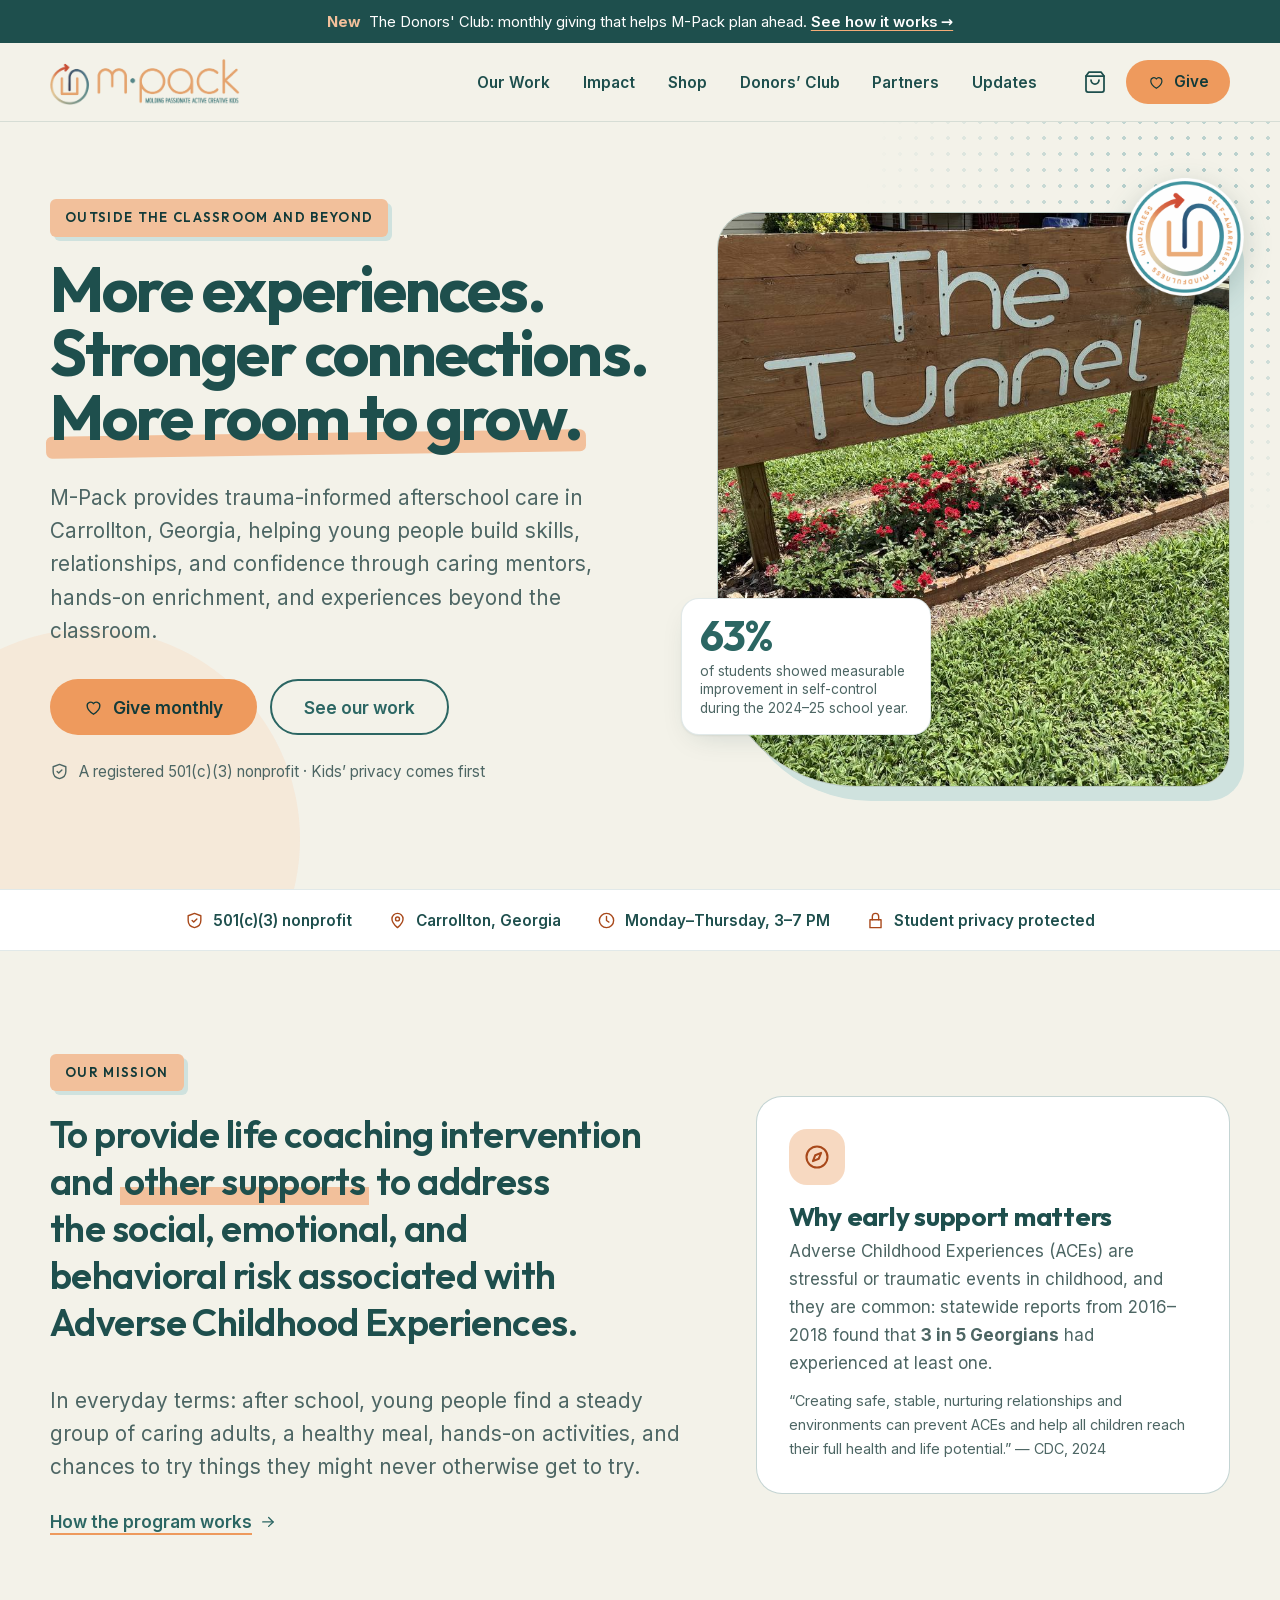
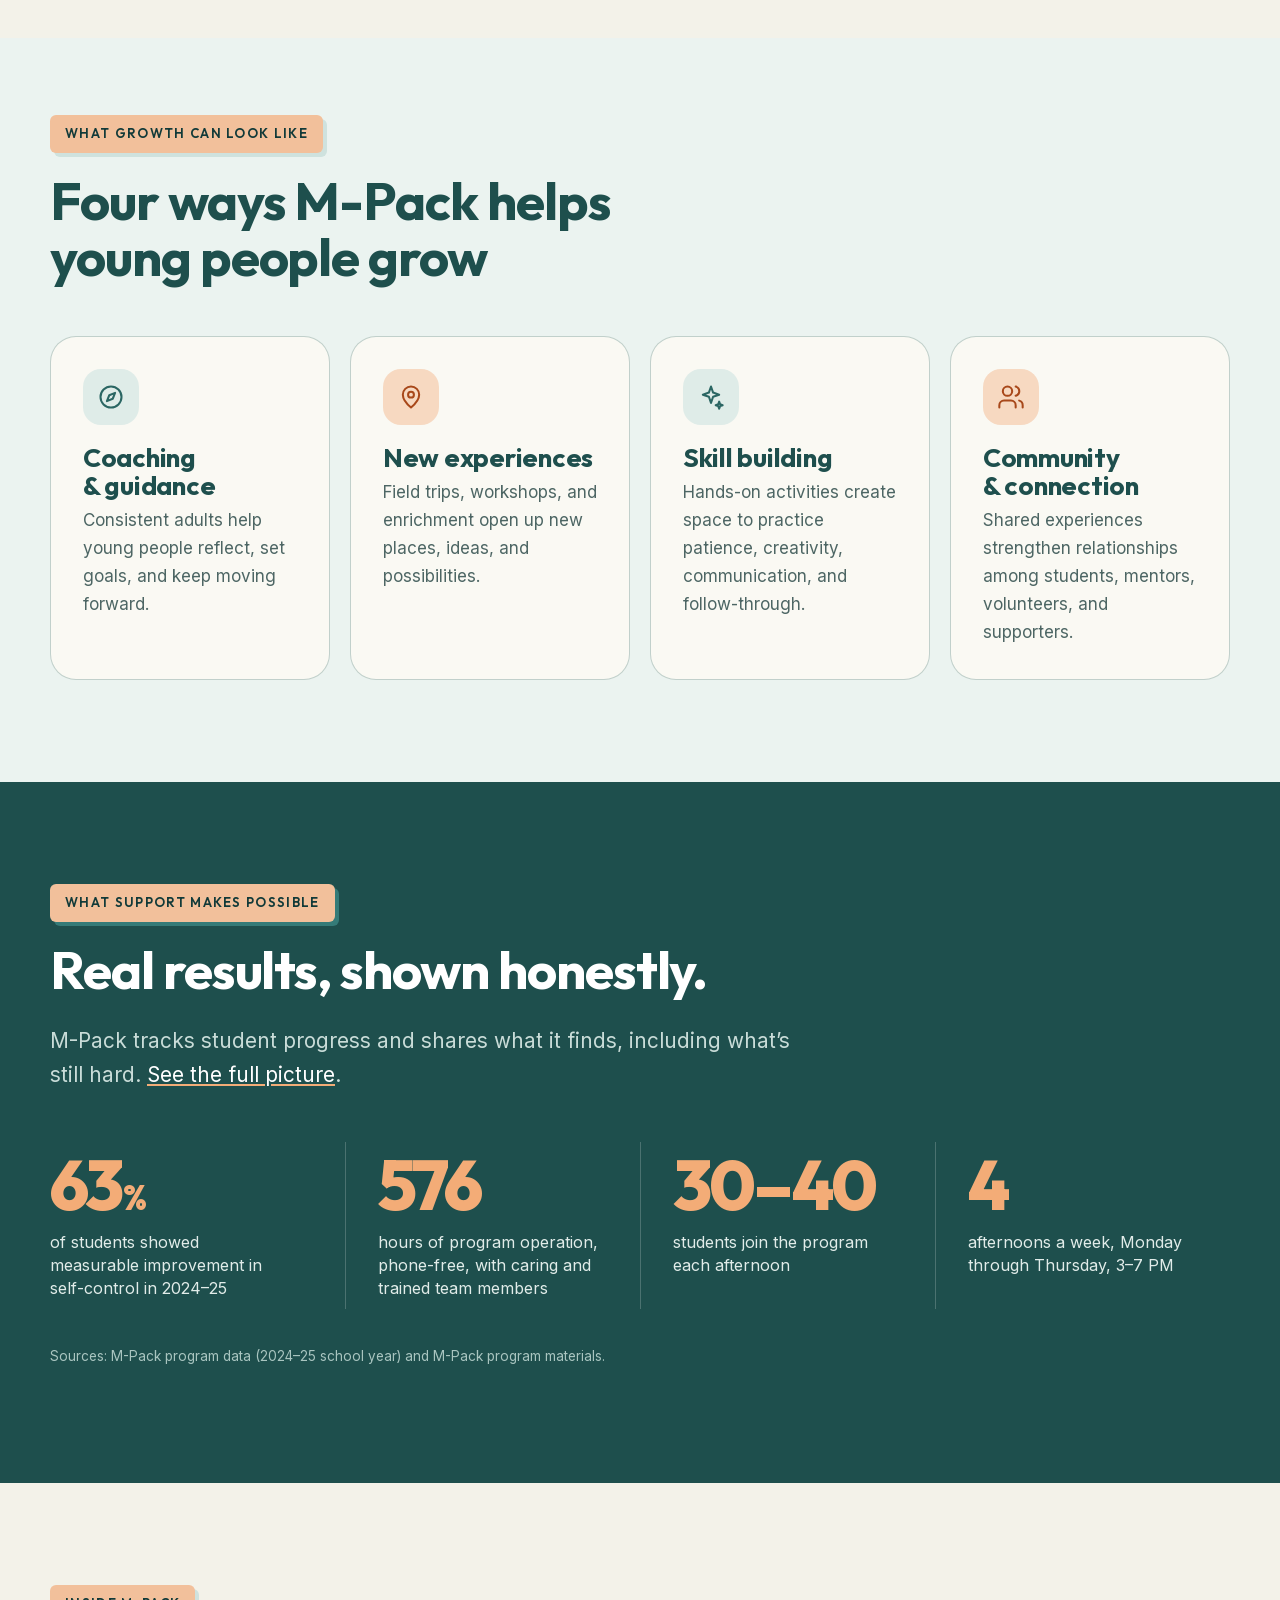
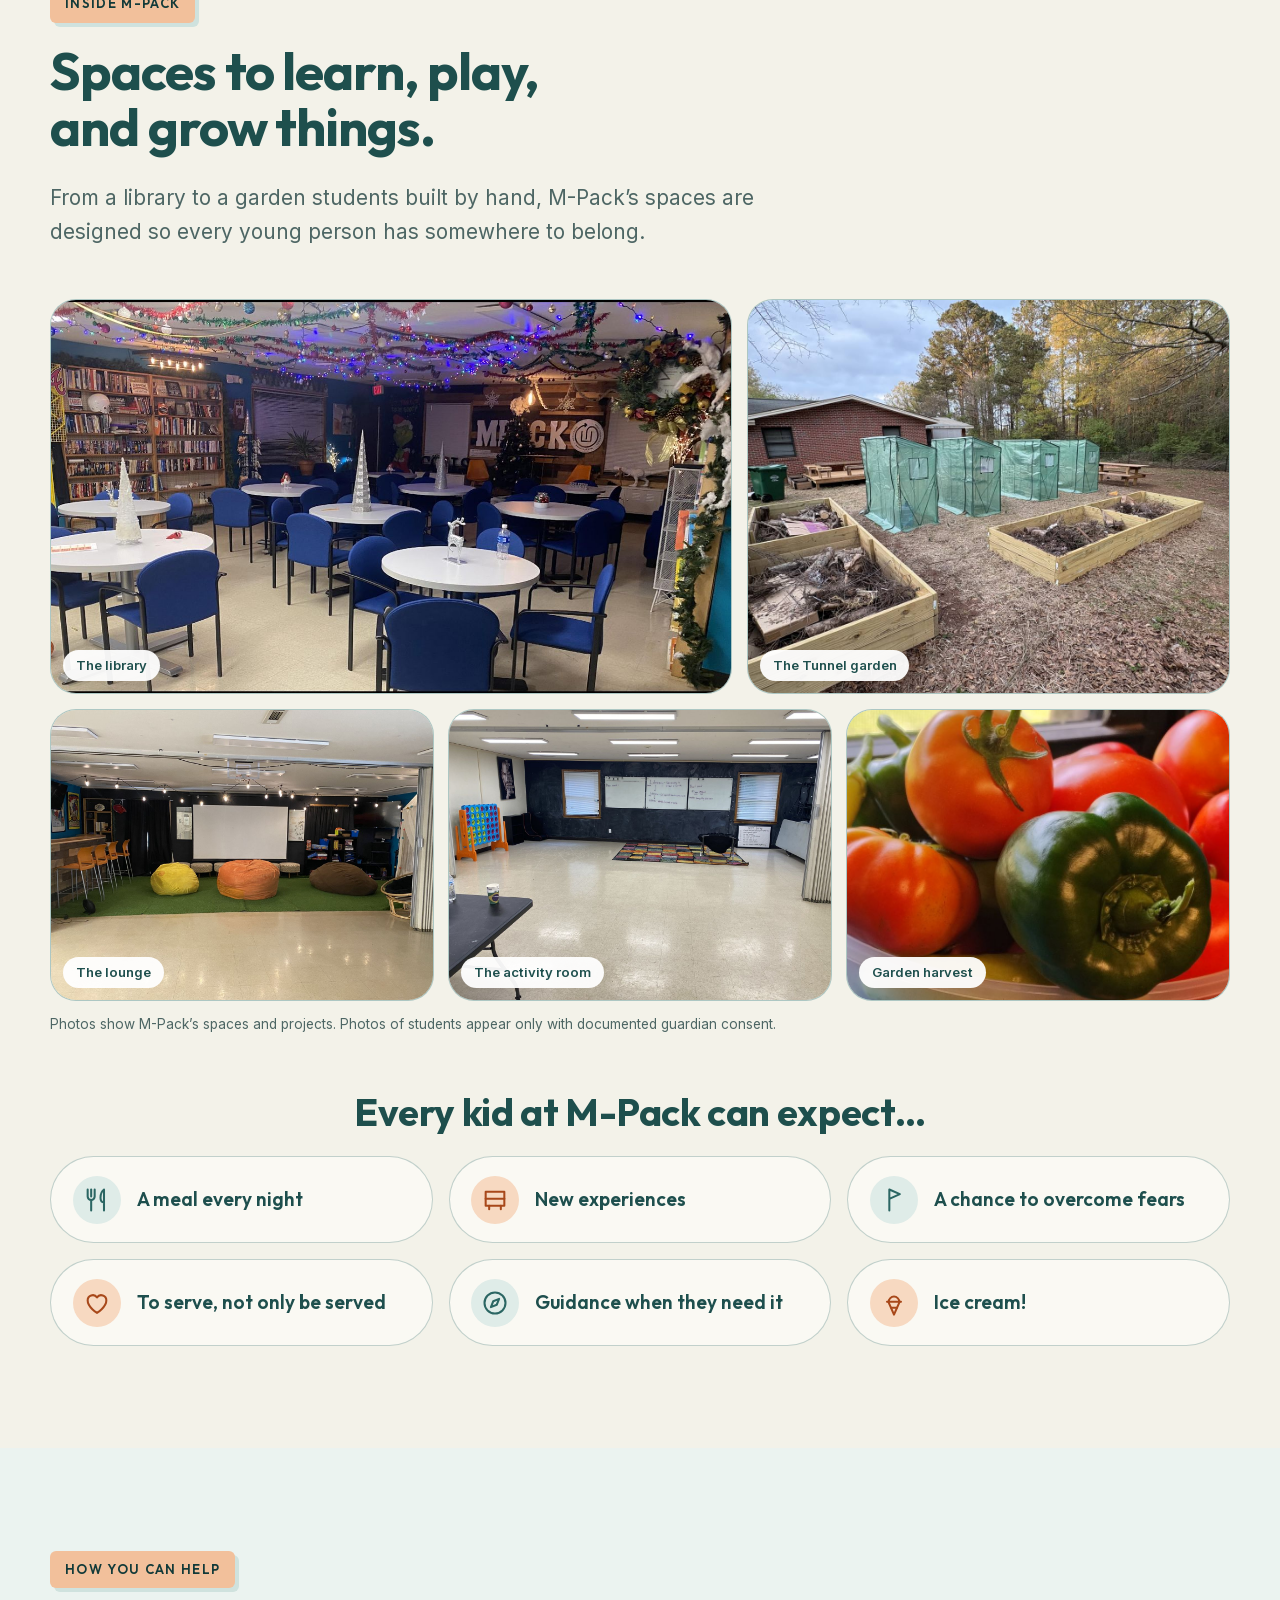
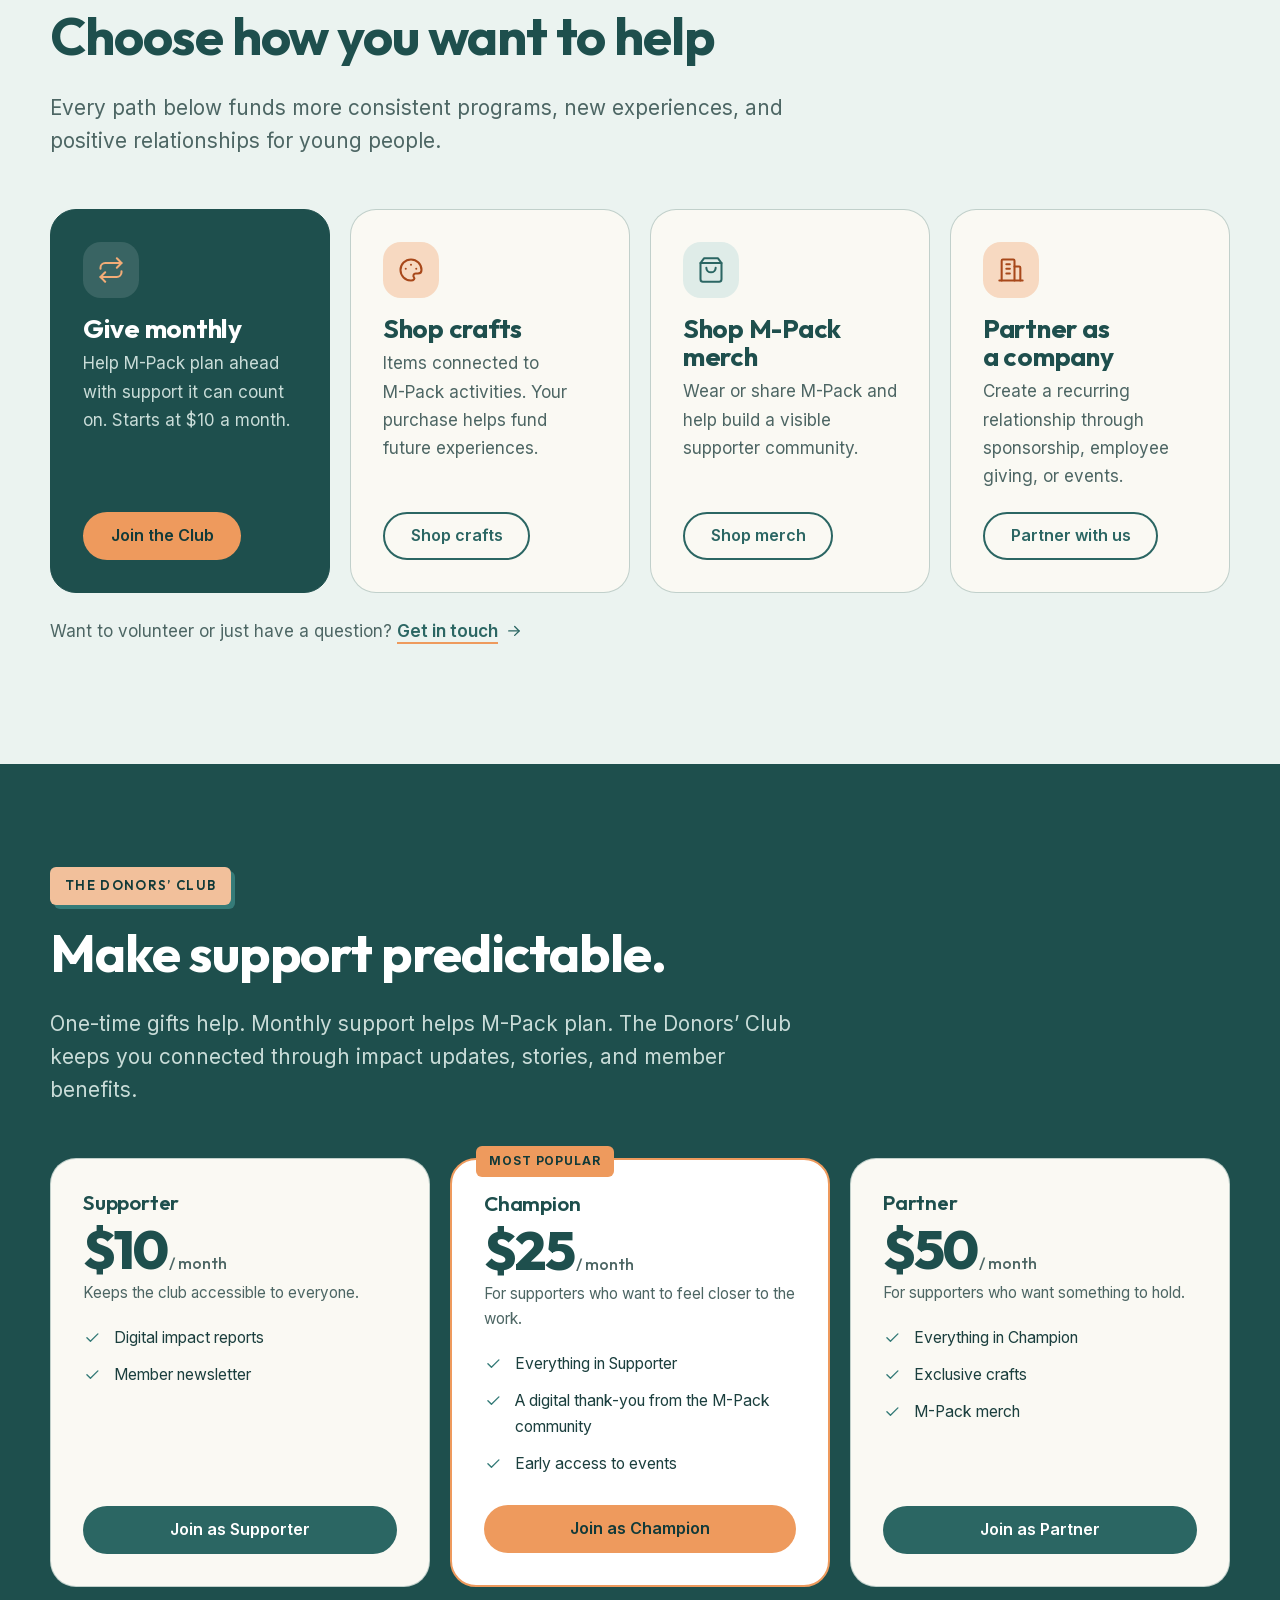
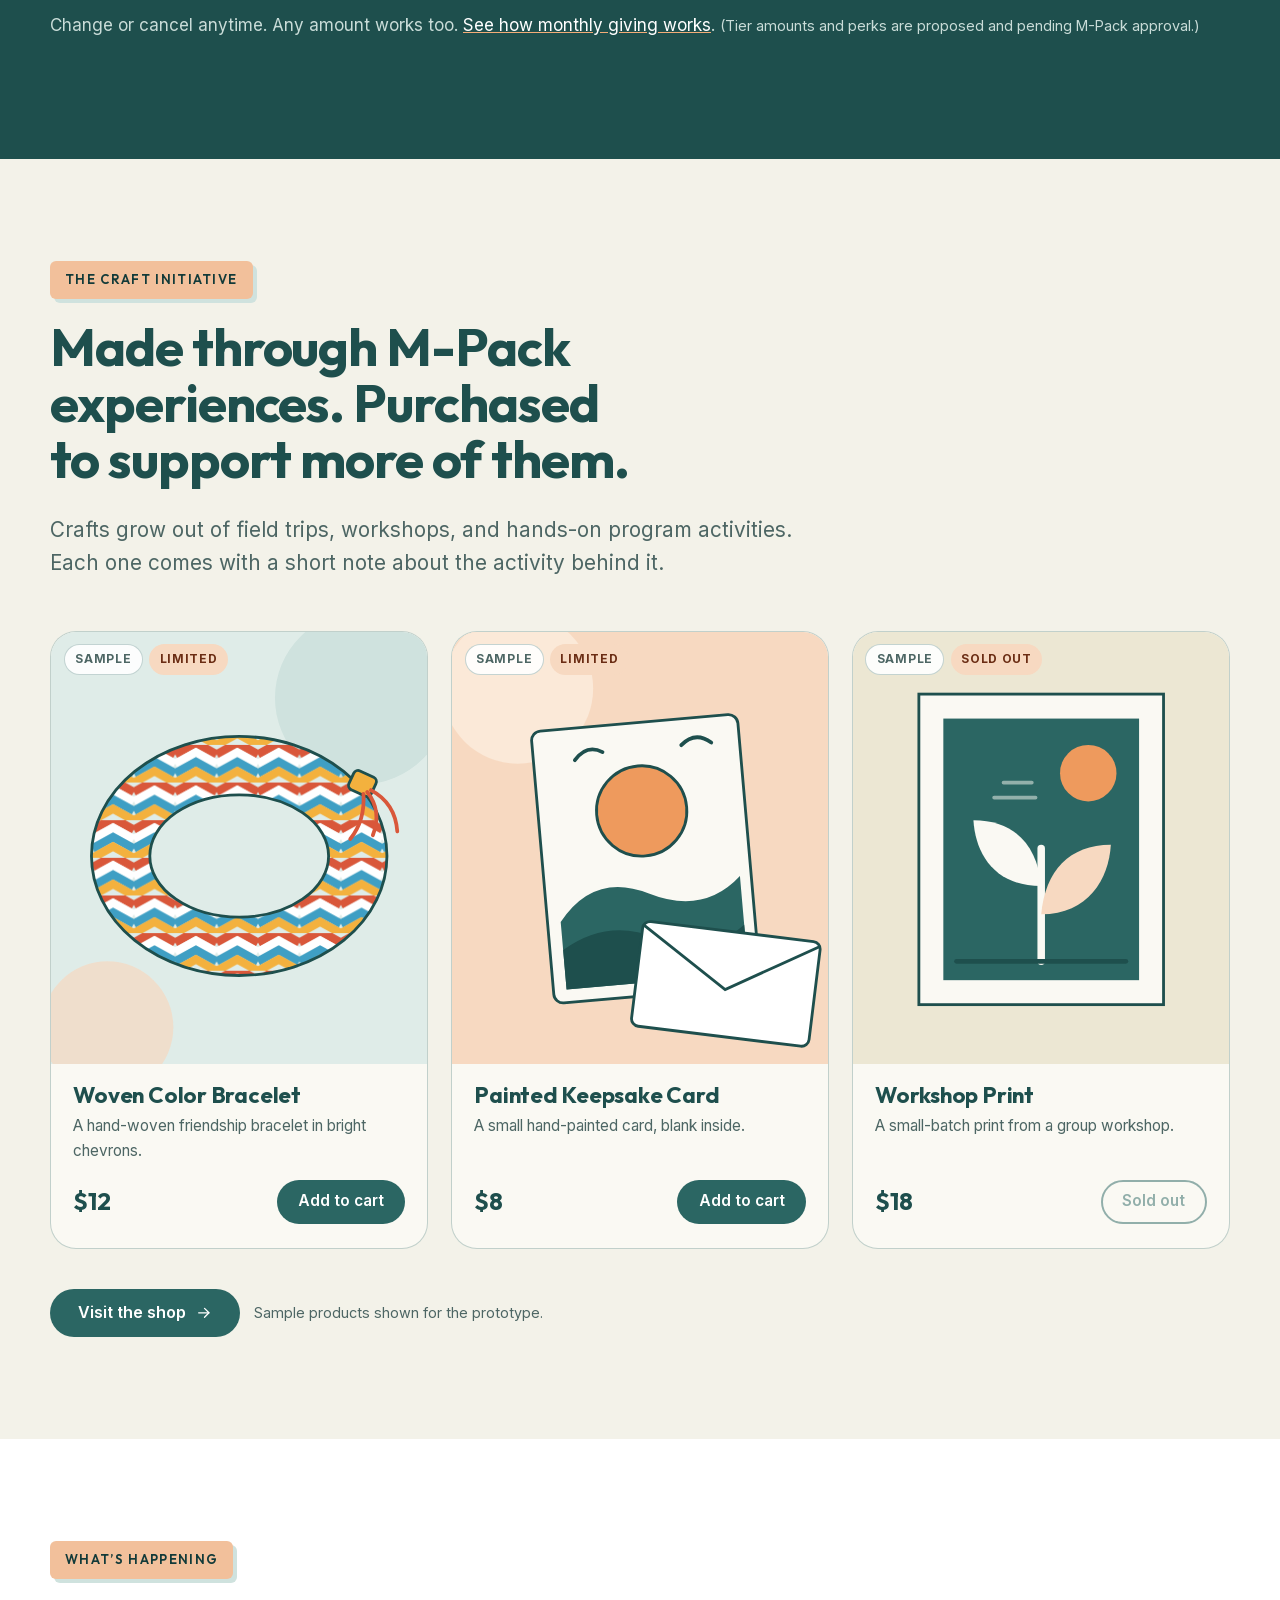
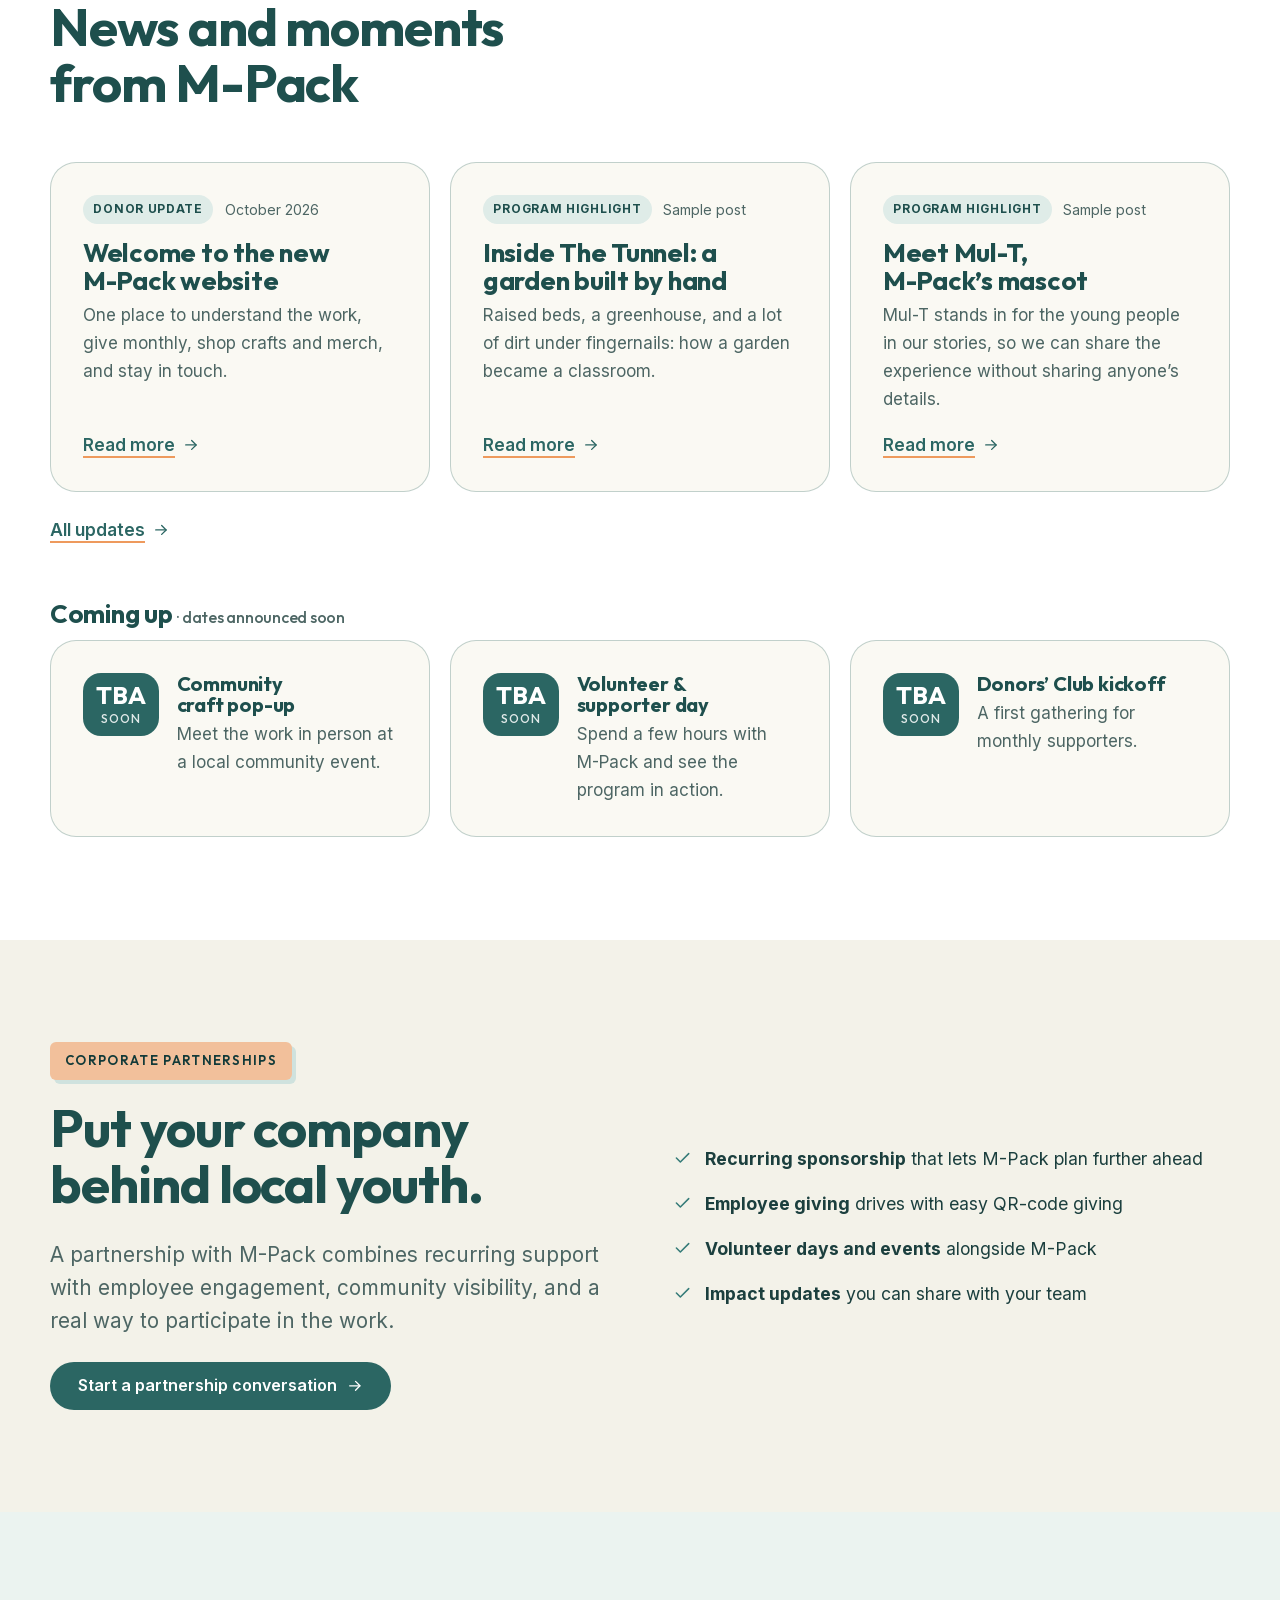
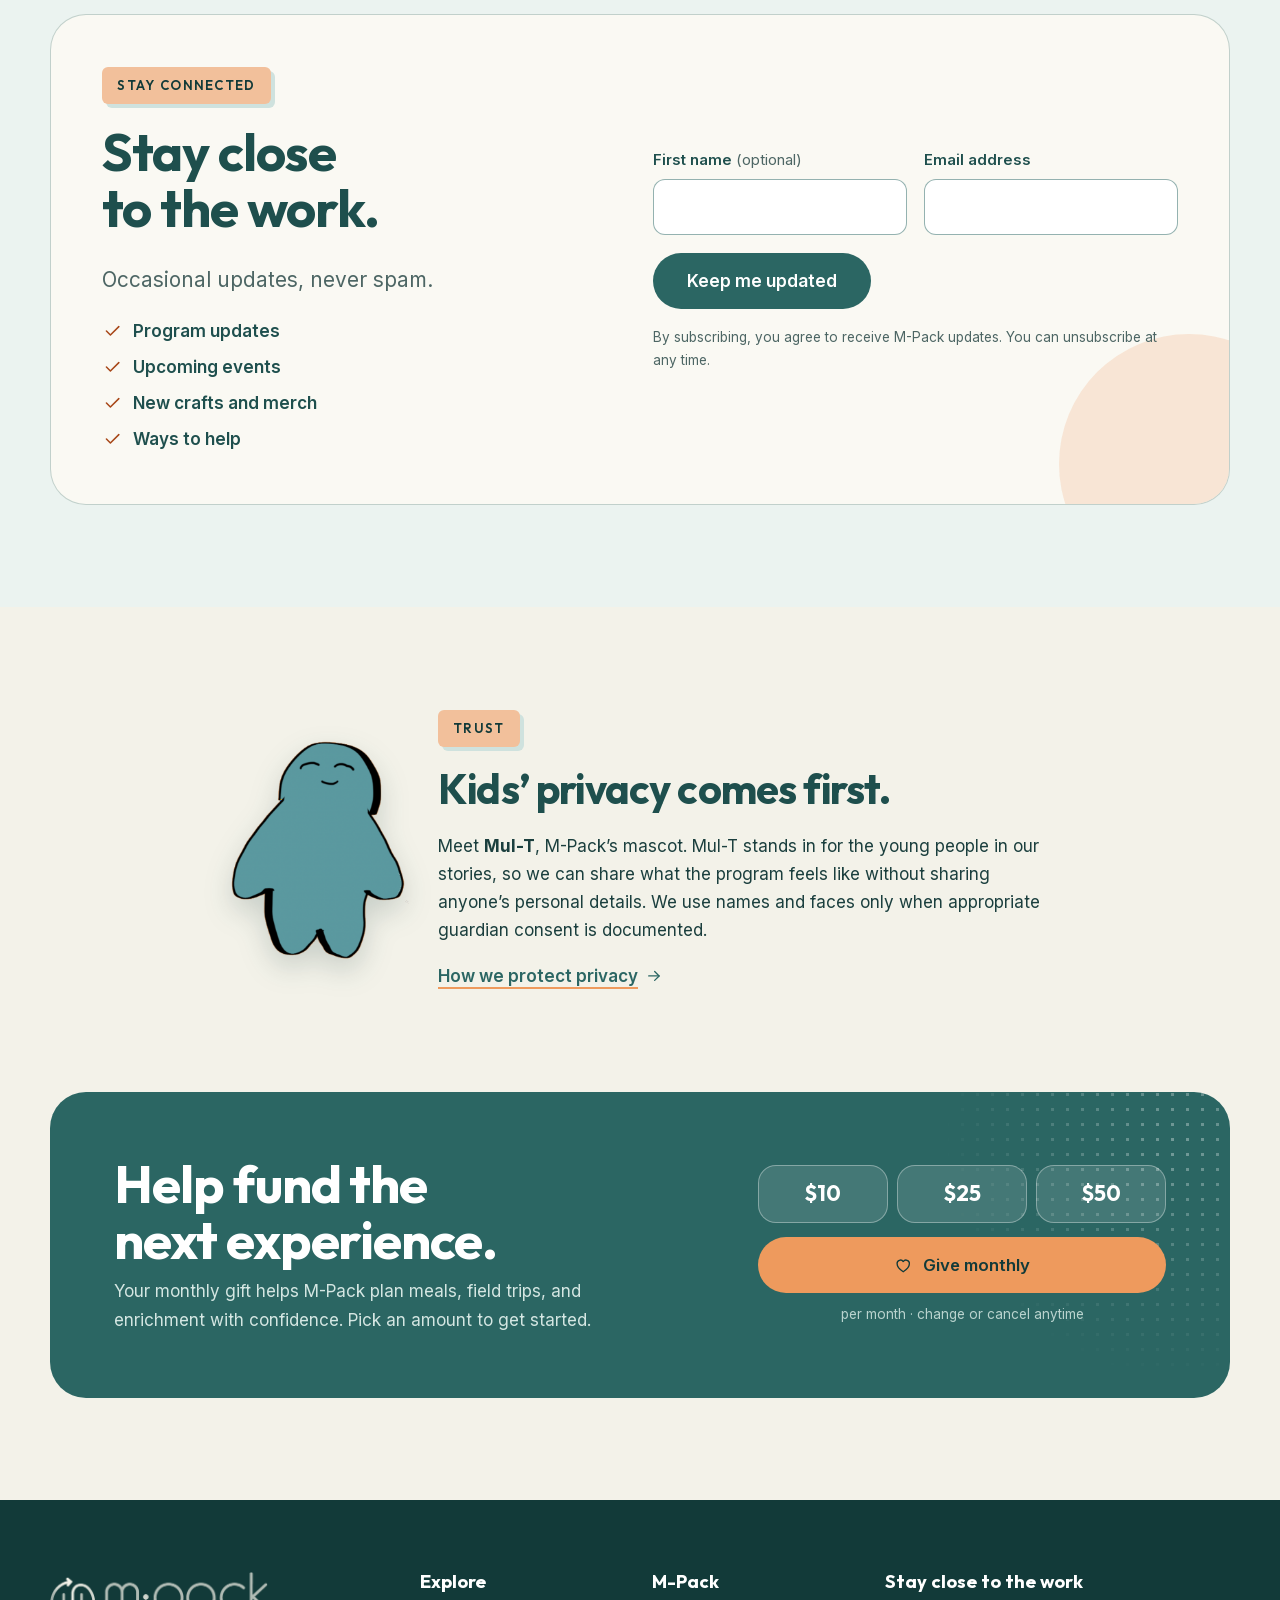
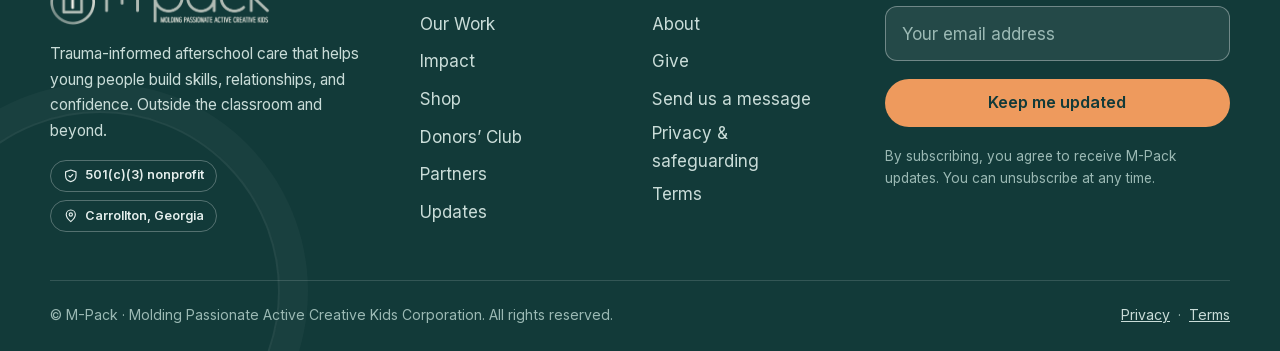
<file: index.html>
<!doctype html>
<html lang="en">
<head>
<meta charset="utf-8">
<meta name="viewport" content="width=device-width, initial-scale=1">
<title>M-Pack | Outside the classroom and beyond</title>
<meta name="description" content="M-Pack provides trauma-informed afterschool care in Carrollton, Georgia, helping young people build skills, relationships, and confidence. Give monthly, shop crafts, or partner with us.">
<meta name="theme-color" content="#1e4f4d">
<meta property="og:type" content="website">
<meta property="og:site_name" content="M-Pack">
<meta property="og:title" content="M-Pack | Outside the classroom and beyond">
<meta property="og:description" content="M-Pack provides trauma-informed afterschool care in Carrollton, Georgia, helping young people build skills, relationships, and confidence. Give monthly, shop crafts, or partner with us.">
<meta property="og:image" content="assets/img/photos/tunnel-sign.jpg">
<link rel="icon" href="assets/img/favicon.png" type="image/png">
<link rel="apple-touch-icon" href="assets/img/apple-touch-icon.png">
<link rel="preload" href="assets/fonts/outfit-var.woff2" as="font" type="font/woff2" crossorigin>
<link rel="stylesheet" href="assets/css/fonts.css">
<link rel="stylesheet" href="assets/css/main.css">
<script src="assets/js/config.js"></script>
<script src="assets/js/layout.js"></script>
</head>
<body>
<mpack-header></mpack-header>
<main id="main">
<!-- ============ HERO ============ -->
<section class="hero">
  <div class="container hero-grid">
    <div>
      <span class="tag">Outside the classroom and beyond</span>
      <h1>More experiences. Stronger connections. <span class="hl">More room to grow.</span></h1>
      <p class="lead">M-&#8288;Pack provides trauma-informed afterschool care in Carrollton, Georgia, helping young people build skills, relationships, and confidence through caring mentors, hands-on enrichment, and experiences beyond the classroom.</p>
      <div class="btn-row">
        <a class="btn btn--give btn--lg" href="give.html" data-track="hero-give"><svg class="i " aria-hidden="true" focusable="false"><use href="#i-heart"></use></svg> Give monthly</a>
        <a class="btn btn--outline btn--lg" href="our-work.html">See our work</a>
      </div>
      <p class="hero-note"><svg class="i " aria-hidden="true" focusable="false"><use href="#i-shield"></use></svg> <span>A registered 501(c)(3) nonprofit &middot; Kids&rsquo; privacy comes first</span></p>
    </div>
    <div class="hero-media">
      <img class="hero-photo" src="assets/img/photos/tunnel-sign.jpg" width="1200" height="900" alt="The Tunnel, M-Pack&rsquo;s garden project: a hand-painted wooden sign above a raised bed of red flowers." fetchpriority="high">
      <img class="hero-badge" src="assets/img/logo-badge.png" width="118" height="118" alt="" aria-hidden="true">
      <div class="stat-float">
        <b>63%</b>
        <span>of students showed measurable improvement in self-control during the 2024&ndash;25 school year.</span>
      </div>
    </div>
  </div>
</section>

<!-- ============ TRUST STRIP ============ -->
<div class="trust">
  <div class="container">
    <ul class="trust-list">
      <li><svg class="i " aria-hidden="true" focusable="false"><use href="#i-shield"></use></svg> 501(c)(3) nonprofit</li>
      <li><svg class="i " aria-hidden="true" focusable="false"><use href="#i-pin"></use></svg> Carrollton, Georgia</li>
      <li><svg class="i " aria-hidden="true" focusable="false"><use href="#i-clock"></use></svg> Monday&ndash;Thursday, 3&ndash;7 PM</li>
      <li><svg class="i " aria-hidden="true" focusable="false"><use href="#i-lock"></use></svg> Student privacy protected</li>
    </ul>
  </div>
</div>

<!-- ============ WHAT / WHY ============ -->
<section class="section" id="about">
  <div class="container split split--wide-left">
    <div class="reveal">
      <span class="tag">Our mission</span>
      <p class="mission-quote">To provide life coaching intervention and <mark>other supports</mark> to address the social, emotional, and behavioral risk associated with Adverse Childhood Experiences.</p>
      <p class="lead mt-2">In everyday terms: after school, young people find a steady group of caring adults, a healthy meal, hands-on activities, and chances to try things they might never otherwise get to try.</p>
      <div class="btn-row mt-2"><a class="link-arrow" href="our-work.html">How the program works <svg class="i " aria-hidden="true" focusable="false"><use href="#i-arrow"></use></svg></a></div>
    </div>
    <div class="card card--plain reveal">
      <span class="ico ico--orange"><svg class="i" aria-hidden="true" focusable="false"><use href="#i-compass"></use></svg></span>
      <h3>Why early support matters</h3>
      <p>Adverse Childhood Experiences (ACEs) are stressful or traumatic events in childhood, and they are common: statewide reports from 2016&ndash;2018 found that <strong>3 in 5 Georgians</strong> had experienced at least one.</p>
      <p class="small mt-1">&ldquo;Creating safe, stable, nurturing relationships and environments can prevent ACEs and help all children reach their full health and life potential.&rdquo; <span class="muted">&mdash; CDC, 2024</span></p>
    </div>
  </div>
</section>

<section class="section section--tint" style="padding-top:clamp(3rem,6vw,5rem)">
  <div class="container">
    <div class="section-head"><span class="tag">What growth can look like</span><h2>Four ways M-&#8288;Pack helps young people grow</h2></div>
    <div class="grid grid-4">
      <article class="card pillar reveal"><span class="ico"><svg class="i" aria-hidden="true" focusable="false"><use href="#i-compass"></use></svg></span><h3>Coaching &amp; guidance</h3><p>Consistent adults help young people reflect, set goals, and keep moving forward.</p></article>
      <article class="card pillar reveal"><span class="ico ico--orange"><svg class="i" aria-hidden="true" focusable="false"><use href="#i-pin"></use></svg></span><h3>New experiences</h3><p>Field trips, workshops, and enrichment open up new places, ideas, and possibilities.</p></article>
      <article class="card pillar reveal"><span class="ico"><svg class="i" aria-hidden="true" focusable="false"><use href="#i-sparkles"></use></svg></span><h3>Skill building</h3><p>Hands-on activities create space to practice patience, creativity, communication, and follow-through.</p></article>
      <article class="card pillar reveal"><span class="ico ico--orange"><svg class="i" aria-hidden="true" focusable="false"><use href="#i-users"></use></svg></span><h3>Community &amp; connection</h3><p>Shared experiences strengthen relationships among students, mentors, volunteers, and supporters.</p></article>
    </div>
  </div>
</section>

<!-- ============ IMPACT STATS ============ -->
<section class="section section--dark" id="impact">
  <div class="container">
    <div class="section-head"><span class="tag">What support makes possible</span><h2>Real results, shown honestly.</h2><p class="lead">M-&#8288;Pack tracks student progress and shares what it finds, including what&rsquo;s still hard. <a href="impact.html" style="color:#fff;text-decoration-color:var(--orange-400)">See the full picture</a>.</p></div>
    <div class="stats">
      <div class="stat reveal"><span class="stat-num"><span data-count="63">63</span><small>%</small></span><span class="stat-label">of students showed measurable improvement in self-control in 2024&ndash;25</span></div>
      <div class="stat reveal"><span class="stat-num"><span data-count="576">576</span></span><span class="stat-label">hours of program operation, phone-free, with caring and trained team members</span></div>
      <div class="stat reveal"><span class="stat-num">30&ndash;40</span><span class="stat-label">students join the program each afternoon</span></div>
      <div class="stat reveal"><span class="stat-num"><span data-count="4">4</span></span><span class="stat-label">afternoons a week, Monday through Thursday, 3&ndash;7 PM</span></div>
    </div>
    <p class="stats-foot">Sources: M-&#8288;Pack program data (2024&ndash;25 school year) and M-&#8288;Pack program materials.</p>
  </div>
</section>

<!-- ============ INSIDE M-PACK ============ -->
<section class="section">
  <div class="container">
    <div class="section-head"><span class="tag">Inside M-&#8288;Pack</span><h2>Spaces to learn, play, and grow things.</h2><p class="lead">From a library to a garden students built by hand, M-&#8288;Pack&rsquo;s spaces are designed so every young person has somewhere to belong.</p></div>
    <div class="mosaic">
      <figure class="m-a reveal"><img src="assets/img/photos/space-library.jpg" width="1400" height="777" alt="A bright room with round tables, blue chairs, and bookshelves along the wall, with M-Pack lettering above." loading="lazy"><figcaption>The library</figcaption></figure>
      <figure class="m-b reveal"><img src="assets/img/photos/tunnel-beds.jpg" width="1200" height="900" alt="Raised wooden garden beds and small green greenhouses in the garden." loading="lazy"><figcaption>The Tunnel garden</figcaption></figure>
      <figure class="m-c reveal"><img src="assets/img/photos/space-lounge.jpg" width="1400" height="1050" alt="A lounge with bean bag chairs on green turf in front of a projector screen." loading="lazy"><figcaption>The lounge</figcaption></figure>
      <figure class="m-d reveal"><img src="assets/img/photos/space-activity.jpg" width="1400" height="1050" alt="A large activity room with a giant game board and a colorful rug." loading="lazy"><figcaption>The activity room</figcaption></figure>
      <figure class="m-e reveal"><img src="assets/img/photos/harvest-tomatoes.jpg" width="788" height="900" alt="A bowl of freshly harvested tomatoes and a green pepper." loading="lazy"><figcaption>Garden harvest</figcaption></figure>
    </div>
    <p class="caption">Photos show M-&#8288;Pack&rsquo;s spaces and projects. Photos of students appear only with documented guardian consent.</p>

    <div class="mt-4">
      <h3 class="center" style="font-size:clamp(1.6rem,1.2rem + 1.6vw,2.4rem)">Every kid at M-&#8288;Pack can expect&hellip;</h3>
      <ul class="expect mt-2" style="list-style:none">
        <li class="reveal"><span class="ico"><svg class="i" aria-hidden="true" focusable="false"><use href="#i-utensils"></use></svg></span> A meal every night</li>
        <li class="reveal"><span class="ico"><svg class="i" aria-hidden="true" focusable="false"><use href="#i-bus"></use></svg></span> New experiences</li>
        <li class="reveal"><span class="ico"><svg class="i" aria-hidden="true" focusable="false"><use href="#i-flag"></use></svg></span> A chance to overcome fears</li>
        <li class="reveal"><span class="ico"><svg class="i" aria-hidden="true" focusable="false"><use href="#i-heart"></use></svg></span> To serve, not only be served</li>
        <li class="reveal"><span class="ico"><svg class="i" aria-hidden="true" focusable="false"><use href="#i-compass"></use></svg></span> Guidance when they need it</li>
        <li class="reveal"><span class="ico"><svg class="i" aria-hidden="true" focusable="false"><use href="#i-icecream"></use></svg></span> Ice cream!</li>
      </ul>
    </div>
  </div>
</section>

<!-- ============ WAYS TO HELP ============ -->
<section class="section section--tint" id="support">
  <div class="container">
    <div class="section-head"><span class="tag">How you can help</span><h2>Choose how you want to help</h2><p class="lead">Every path below funds more consistent programs, new experiences, and positive relationships for young people.</p></div>
    <div class="grid grid-4">
      <article class="card help-card help-card--feature reveal"><span class="ico ico--dark"><svg class="i" aria-hidden="true" focusable="false"><use href="#i-repeat"></use></svg></span><h3>Give monthly</h3><p>Help M-&#8288;Pack plan ahead with support it can count on. Starts at $10 a month.</p><a class="btn btn--give" href="donors-club.html" data-track="donors-club-cta">Join the Club</a></article>
      <article class="card help-card reveal"><span class="ico ico--orange"><svg class="i" aria-hidden="true" focusable="false"><use href="#i-paint"></use></svg></span><h3>Shop crafts</h3><p>Items connected to M-&#8288;Pack activities. Your purchase helps fund future experiences.</p><a class="btn btn--outline" href="shop.html?cat=craft">Shop crafts</a></article>
      <article class="card help-card reveal"><span class="ico"><svg class="i" aria-hidden="true" focusable="false"><use href="#i-bag"></use></svg></span><h3>Shop M-&#8288;Pack merch</h3><p>Wear or share M-&#8288;Pack and help build a visible supporter community.</p><a class="btn btn--outline" href="shop.html?cat=merch">Shop merch</a></article>
      <article class="card help-card reveal"><span class="ico ico--orange"><svg class="i" aria-hidden="true" focusable="false"><use href="#i-building"></use></svg></span><h3>Partner as a company</h3><p>Create a recurring relationship through sponsorship, employee giving, or events.</p><a class="btn btn--outline" href="partners.html" data-track="partner-inquiry">Partner with us</a></article>
    </div>
    <p class="mt-2 muted">Want to volunteer or just have a question? <a class="link-arrow" href="contact.html?reason=Volunteer">Get in touch <svg class="i " aria-hidden="true" focusable="false"><use href="#i-arrow"></use></svg></a></p>
  </div>
</section>

<!-- ============ DONORS' CLUB ============ -->
<section class="section section--dark" id="donors-club">
  <div class="container">
    <div class="section-head"><span class="tag">The Donors&rsquo; Club</span><h2>Make support predictable.</h2><p class="lead">One-time gifts help. Monthly support helps M-&#8288;Pack plan. The Donors&rsquo; Club keeps you connected through impact updates, stories, and member benefits.</p></div>
    <div class="grid grid-3" id="home-tiers">
      <article class="tier reveal"><h3 class="tier-name">Supporter</h3><p class="tier-price">$10<small> / month</small></p><p class="tier-note">Keeps the club accessible to everyone.</p><ul class="checks"><li><svg class="i " aria-hidden="true" focusable="false"><use href="#i-check"></use></svg> Digital impact reports</li><li><svg class="i " aria-hidden="true" focusable="false"><use href="#i-check"></use></svg> Member newsletter</li></ul><a class="btn btn--primary" href="give.html?tier=supporter" data-track="donors-club-cta">Join as Supporter</a></article>
      <article class="tier tier--feature reveal"><span class="ribbon">Most popular</span><h3 class="tier-name">Champion</h3><p class="tier-price">$25<small> / month</small></p><p class="tier-note">For supporters who want to feel closer to the work.</p><ul class="checks"><li><svg class="i " aria-hidden="true" focusable="false"><use href="#i-check"></use></svg> Everything in Supporter</li><li><svg class="i " aria-hidden="true" focusable="false"><use href="#i-check"></use></svg> A digital thank-you from the M-&#8288;Pack community</li><li><svg class="i " aria-hidden="true" focusable="false"><use href="#i-check"></use></svg> Early access to events</li></ul><a class="btn btn--give" href="give.html?tier=champion" data-track="donors-club-cta">Join as Champion</a></article>
      <article class="tier reveal"><h3 class="tier-name">Partner</h3><p class="tier-price">$50<small> / month</small></p><p class="tier-note">For supporters who want something to hold.</p><ul class="checks"><li><svg class="i " aria-hidden="true" focusable="false"><use href="#i-check"></use></svg> Everything in Champion</li><li><svg class="i " aria-hidden="true" focusable="false"><use href="#i-check"></use></svg> Exclusive crafts</li><li><svg class="i " aria-hidden="true" focusable="false"><use href="#i-check"></use></svg> M-&#8288;Pack merch</li></ul><a class="btn btn--primary" href="give.html?tier=partner" data-track="donors-club-cta">Join as Partner</a></article>
    </div>
    <p class="mt-2" style="color:#c9dcd8">Change or cancel anytime. Any amount works too. <a href="donors-club.html" style="color:#fff;text-decoration-color:var(--orange-400)">See how monthly giving works</a>. <span class="small">(Tier amounts and perks are proposed and pending M-&#8288;Pack approval.)</span></p>
  </div>
</section>

<!-- ============ CRAFTS ============ -->
<section class="section">
  <div class="container">
    <div class="section-head"><span class="tag">The Craft Initiative</span><h2>Made through M-&#8288;Pack experiences. Purchased to support more of them.</h2><p class="lead">Crafts grow out of field trips, workshops, and hands-on program activities. Each one comes with a short note about the activity behind it.</p></div>
    <ul class="products" data-products data-cat="craft" data-limit="3"></ul>
    <noscript><p>Enable JavaScript to browse the shop, or <a href="contact.html?reason=Shop">contact us</a>.</p></noscript>
    <div class="btn-row mt-3"><a class="btn btn--primary" href="shop.html">Visit the shop <svg class="i i-arrow" aria-hidden="true" focusable="false"><use href="#i-arrow"></use></svg></a><span class="muted small">Sample products shown for the prototype.</span></div>
  </div>
</section>

<!-- ============ UPDATES + EVENTS ============ -->
<section class="section section--white">
  <div class="container">
    <div class="section-head"><span class="tag">What&rsquo;s happening</span><h2>News and moments from M-&#8288;Pack</h2></div>
    <ul class="grid grid-3" id="updates-list" data-limit="3" style="list-style:none"></ul>
    <div class="mt-2"><a class="link-arrow" href="updates.html">All updates <svg class="i " aria-hidden="true" focusable="false"><use href="#i-arrow"></use></svg></a></div>
    <h3 class="mt-4" style="font-size:1.6rem">Coming up <span class="muted" style="font-weight:500;font-size:1rem">&middot; dates announced soon</span></h3>
    <div class="grid grid-3 mt-1">
      <article class="card event-card reveal"><div class="event-date"><b>TBA</b><span>soon</span></div><div><h3 style="margin-top:0">Community craft pop-up</h3><p>Meet the work in person at a local community event.</p></div></article>
      <article class="card event-card reveal"><div class="event-date"><b>TBA</b><span>soon</span></div><div><h3 style="margin-top:0">Volunteer &amp; supporter day</h3><p>Spend a few hours with M-&#8288;Pack and see the program in action.</p></div></article>
      <article class="card event-card reveal"><div class="event-date"><b>TBA</b><span>soon</span></div><div><h3 style="margin-top:0">Donors&rsquo; Club kickoff</h3><p>A first gathering for monthly supporters.</p></div></article>
    </div>
  </div>
</section>

<!-- ============ PARTNERS ============ -->
<section class="section">
  <div class="container split">
    <div class="reveal">
      <span class="tag">Corporate partnerships</span>
      <h2>Put your company behind local youth.</h2>
      <p class="lead">A partnership with M-&#8288;Pack combines recurring support with employee engagement, community visibility, and a real way to participate in the work.</p>
      <div class="btn-row mt-2"><a class="btn btn--primary" href="partners.html#inquiry" data-track="partner-inquiry">Start a partnership conversation <svg class="i i-arrow" aria-hidden="true" focusable="false"><use href="#i-arrow"></use></svg></a></div>
    </div>
    <ul class="checks reveal" style="font-size:1.1rem;gap:1rem">
      <li><svg class="i " aria-hidden="true" focusable="false"><use href="#i-check"></use></svg> <span><strong>Recurring sponsorship</strong> that lets M-&#8288;Pack plan further ahead</span></li>
      <li><svg class="i " aria-hidden="true" focusable="false"><use href="#i-check"></use></svg> <span><strong>Employee giving</strong> drives with easy QR-code giving</span></li>
      <li><svg class="i " aria-hidden="true" focusable="false"><use href="#i-check"></use></svg> <span><strong>Volunteer days and events</strong> alongside M-&#8288;Pack</span></li>
      <li><svg class="i " aria-hidden="true" focusable="false"><use href="#i-check"></use></svg> <span><strong>Impact updates</strong> you can share with your team</span></li>
    </ul>
  </div>
</section>

<!-- ============ NEWSLETTER ============ -->
<section class="section section--tint" id="stay-close">
  <div class="container">
    <div class="newsletter-card reveal">
      <div>
        <span class="tag">Stay connected</span>
        <h2>Stay close to the work.</h2>
        <p class="lead">Occasional updates, never spam.</p>
        <ul class="bullets"><li><svg class="i " aria-hidden="true" focusable="false"><use href="#i-check"></use></svg> Program updates</li><li><svg class="i " aria-hidden="true" focusable="false"><use href="#i-check"></use></svg> Upcoming events</li><li><svg class="i " aria-hidden="true" focusable="false"><use href="#i-check"></use></svg> New crafts and merch</li><li><svg class="i " aria-hidden="true" focusable="false"><use href="#i-check"></use></svg> Ways to help</li></ul>
      </div>
      <div data-form-wrap>
        <form class="form" data-form="newsletter" novalidate>
          <div class="form-row">
            <div class="field"><label for="nl-name">First name <span class="opt">(optional)</span></label><input id="nl-name" name="firstName" autocomplete="given-name"></div>
            <div class="field"><label for="nl-email">Email address</label><input id="nl-email" name="email" type="email" autocomplete="email" required></div>
          </div>
          <div class="hp" aria-hidden="true"><label>Leave blank<input type="text" name="website" tabindex="-1" autocomplete="off"></label></div>
          <div><button class="btn btn--primary btn--lg" type="submit" data-track="newsletter-submit">Keep me updated</button></div>
          <p class="consent">By subscribing, you agree to receive M-&#8288;Pack updates. You can unsubscribe at any time.</p>
          <p class="form-error" role="alert"></p>
        </form>
        <div class="form-success" role="status"><svg class="i " aria-hidden="true" focusable="false"><use href="#i-check"></use></svg><div><h3>You&rsquo;re on the list.</h3><p>Thanks for staying close to the work.</p></div></div>
      </div>
    </div>
  </div>
</section>

<!-- ============ PRIVACY / MUL-T ============ -->
<section class="section">
  <div class="container container--narrow">
    <div class="mascot-card reveal">
      <img src="assets/img/mascot-mult.png" width="180" height="220" alt="Mul-T, M-Pack&rsquo;s smiling teal mascot." loading="lazy">
      <div>
        <span class="tag">Trust</span>
        <h2 style="font-size:clamp(1.8rem,1.2rem + 2vw,2.6rem)">Kids&rsquo; privacy comes first.</h2>
        <p>Meet <strong>Mul-T</strong>, M-&#8288;Pack&rsquo;s mascot. Mul-T stands in for the young people in our stories, so we can share what the program feels like without sharing anyone&rsquo;s personal details. We use names and faces only when appropriate guardian consent is documented.</p>
        <a class="link-arrow" href="privacy.html">How we protect privacy <svg class="i " aria-hidden="true" focusable="false"><use href="#i-arrow"></use></svg></a>
      </div>
    </div>
  </div>
</section>

<!-- ============ FINAL DONATION CALLOUT (no popups) ============ -->
<section class="section" style="padding-top:0">
  <div class="container">
    <div class="cta-band reveal">
      <div>
        <h2>Help fund the next experience.</h2>
        <p>Your monthly gift helps M-&#8288;Pack plan meals, field trips, and enrichment with confidence. Pick an amount to get started.</p>
      </div>
      <div class="quick-give">
        <a href="give.html?amount=10&amp;freq=monthly" data-track="quick-give">$10</a>
        <a href="give.html?amount=25&amp;freq=monthly" data-track="quick-give">$25</a>
        <a href="give.html?amount=50&amp;freq=monthly" data-track="quick-give">$50</a>
        <a class="btn btn--give btn--lg" href="give.html" style="min-height:56px;display:inline-flex;font-size:1.05rem;border:0;width:100%"><svg class="i " aria-hidden="true" focusable="false"><use href="#i-heart"></use></svg> Give monthly</a>
        <small>per month &middot; change or cancel anytime</small>
      </div>
    </div>
  </div>
</section>
</main>
<mpack-footer></mpack-footer>
<mpack-mobile-cta></mpack-mobile-cta>
<script src="assets/js/data.js" defer></script>
<script src="assets/js/art.js" defer></script>
<script src="assets/js/app.js" defer></script>
</body>
</html>
</file>
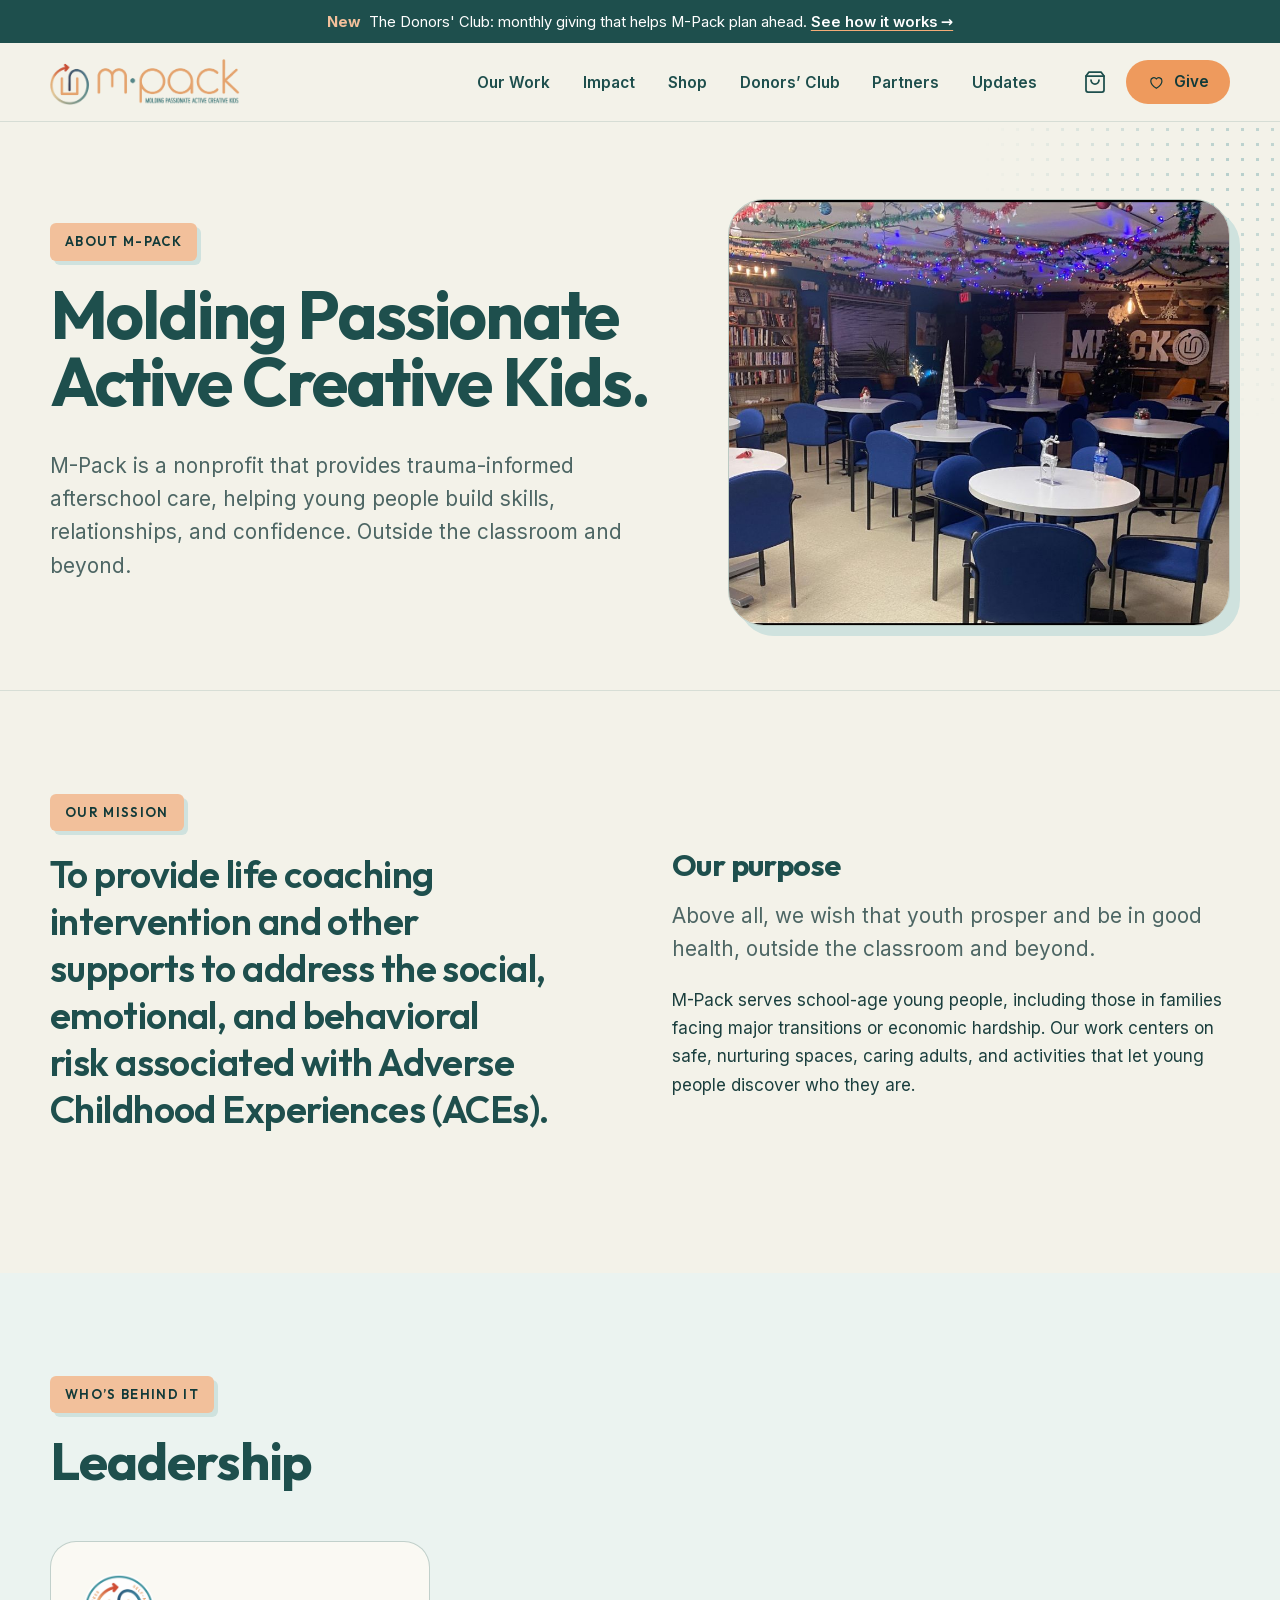
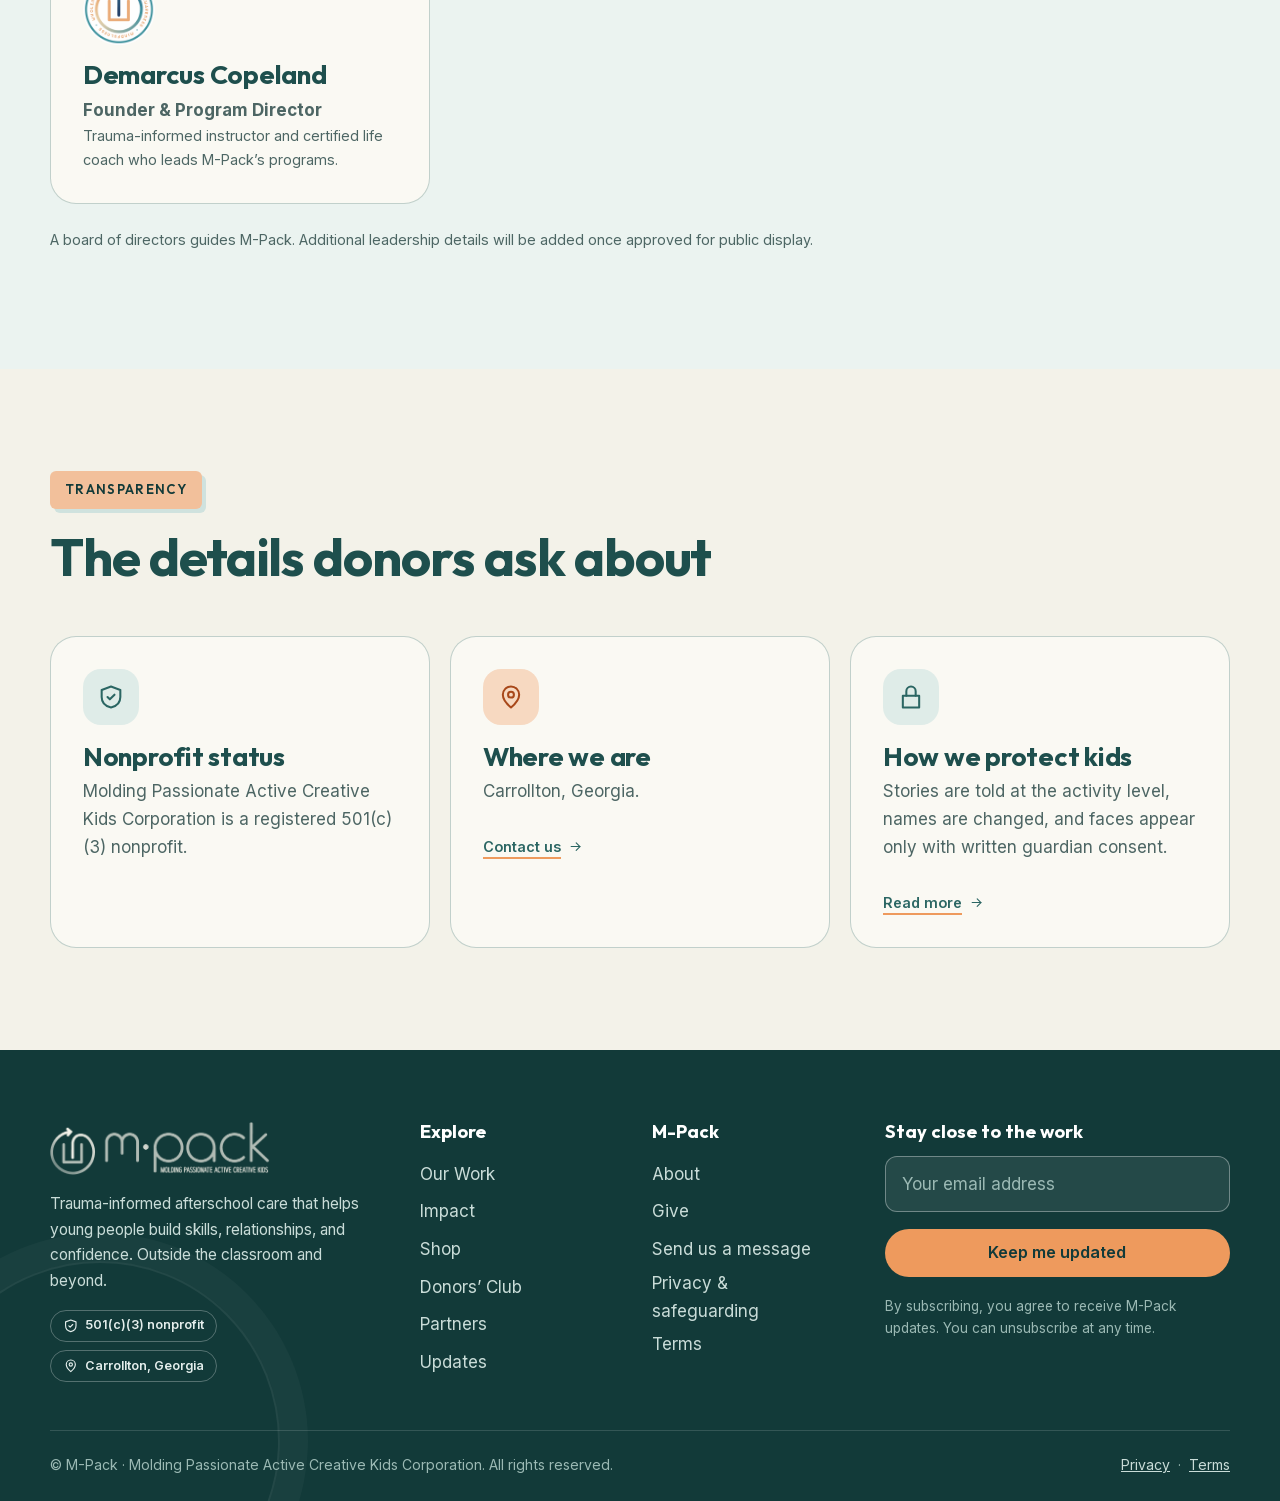
<file: about.html>
<!doctype html>
<html lang="en">
<head>
<meta charset="utf-8">
<meta name="viewport" content="width=device-width, initial-scale=1">
<title>About M-Pack | Molding Passionate Active Creative Kids</title>
<meta name="description" content="About M-Pack, a nonprofit in Carrollton, Georgia providing trauma-informed afterschool care: our mission, our approach, and who we are.">
<meta name="theme-color" content="#1e4f4d">
<meta property="og:type" content="website">
<meta property="og:site_name" content="M-Pack">
<meta property="og:title" content="About M-Pack | Molding Passionate Active Creative Kids">
<meta property="og:description" content="About M-Pack, a nonprofit in Carrollton, Georgia providing trauma-informed afterschool care: our mission, our approach, and who we are.">
<meta property="og:image" content="assets/img/photos/tunnel-sign.jpg">
<link rel="icon" href="assets/img/favicon.png" type="image/png">
<link rel="apple-touch-icon" href="assets/img/apple-touch-icon.png">
<link rel="preload" href="assets/fonts/outfit-var.woff2" as="font" type="font/woff2" crossorigin>
<link rel="stylesheet" href="assets/css/fonts.css">
<link rel="stylesheet" href="assets/css/main.css">
<script src="assets/js/config.js"></script>
<script src="assets/js/layout.js"></script>
</head>
<body>
<mpack-header></mpack-header>
<main id="main">
<section class="page-hero page-hero--photo">
  <div class="container">
    <div>
      <span class="tag">About M-&#8288;Pack</span>
      <h1>Molding Passionate Active Creative Kids.</h1>
      <p class="lead">M-&#8288;Pack is a nonprofit that provides trauma-informed afterschool care, helping young people build skills, relationships, and confidence. Outside the classroom and beyond.</p>
    </div>
    <div class="photo"><img src="assets/img/photos/space-library.jpg" width="1400" height="777" alt="The M-Pack library, with round tables and bookshelves." style="aspect-ratio:4/3.4"></div>
  </div>
</section>

<section class="section">
  <div class="container split">
    <div class="reveal">
      <span class="tag">Our mission</span>
      <p class="mission-quote">To provide life coaching intervention and other supports to address the social, emotional, and behavioral risk associated with Adverse Childhood Experiences (ACEs).</p>
    </div>
    <div class="reveal stack">
      <h2 style="font-size:1.9rem">Our purpose</h2>
      <p class="lead">Above all, we wish that youth prosper and be in good health, outside the classroom and beyond.</p>
      <p>M-&#8288;Pack serves school-age young people, including those in families facing major transitions or economic hardship. Our work centers on safe, nurturing spaces, caring adults, and activities that let young people discover who they are.</p>
    </div>
  </div>
</section>

<section class="section section--tint">
  <div class="container">
    <div class="section-head"><span class="tag">Who&rsquo;s behind it</span><h2>Leadership</h2></div>
    <div class="grid grid-3">
      <article class="card reveal"><img src="assets/img/logo-badge.png" width="72" height="72" alt="" style="margin-bottom:1rem"><h3 style="margin-top:0">Demarcus Copeland</h3><p><strong>Founder &amp; Program Director</strong></p><p class="small">Trauma-informed instructor and certified life coach who leads M-&#8288;Pack&rsquo;s programs.</p></article>
    </div>
    <p class="muted small mt-2">A board of directors guides M-&#8288;Pack. Additional leadership details will be added once approved for public display.</p>
  </div>
</section>

<section class="section">
  <div class="container">
    <div class="section-head"><span class="tag">Transparency</span><h2>The details donors ask about</h2></div>
    <div class="grid grid-3">
      <article class="card reveal"><span class="ico"><svg class="i" aria-hidden="true" focusable="false"><use href="#i-shield"></use></svg></span><h3>Nonprofit status</h3><p>Molding Passionate Active Creative Kids Corporation is a registered 501(c)(3) nonprofit.</p></article>
      <article class="card reveal"><span class="ico ico--orange"><svg class="i" aria-hidden="true" focusable="false"><use href="#i-pin"></use></svg></span><h3>Where we are</h3><p>Carrollton, Georgia.</p><p class="small mt-1"><a class="link-arrow" href="contact.html">Contact us <svg class="i " aria-hidden="true" focusable="false"><use href="#i-arrow"></use></svg></a></p></article>
      <article class="card reveal"><span class="ico"><svg class="i" aria-hidden="true" focusable="false"><use href="#i-lock"></use></svg></span><h3>How we protect kids</h3><p>Stories are told at the activity level, names are changed, and faces appear only with written guardian consent.</p><p class="small mt-1"><a class="link-arrow" href="privacy.html">Read more <svg class="i " aria-hidden="true" focusable="false"><use href="#i-arrow"></use></svg></a></p></article>
    </div>
  </div>
</section>
</main>
<mpack-footer></mpack-footer>
<mpack-mobile-cta></mpack-mobile-cta>
<script src="assets/js/data.js" defer></script>
<script src="assets/js/art.js" defer></script>
<script src="assets/js/app.js" defer></script>
</body>
</html>
</file>
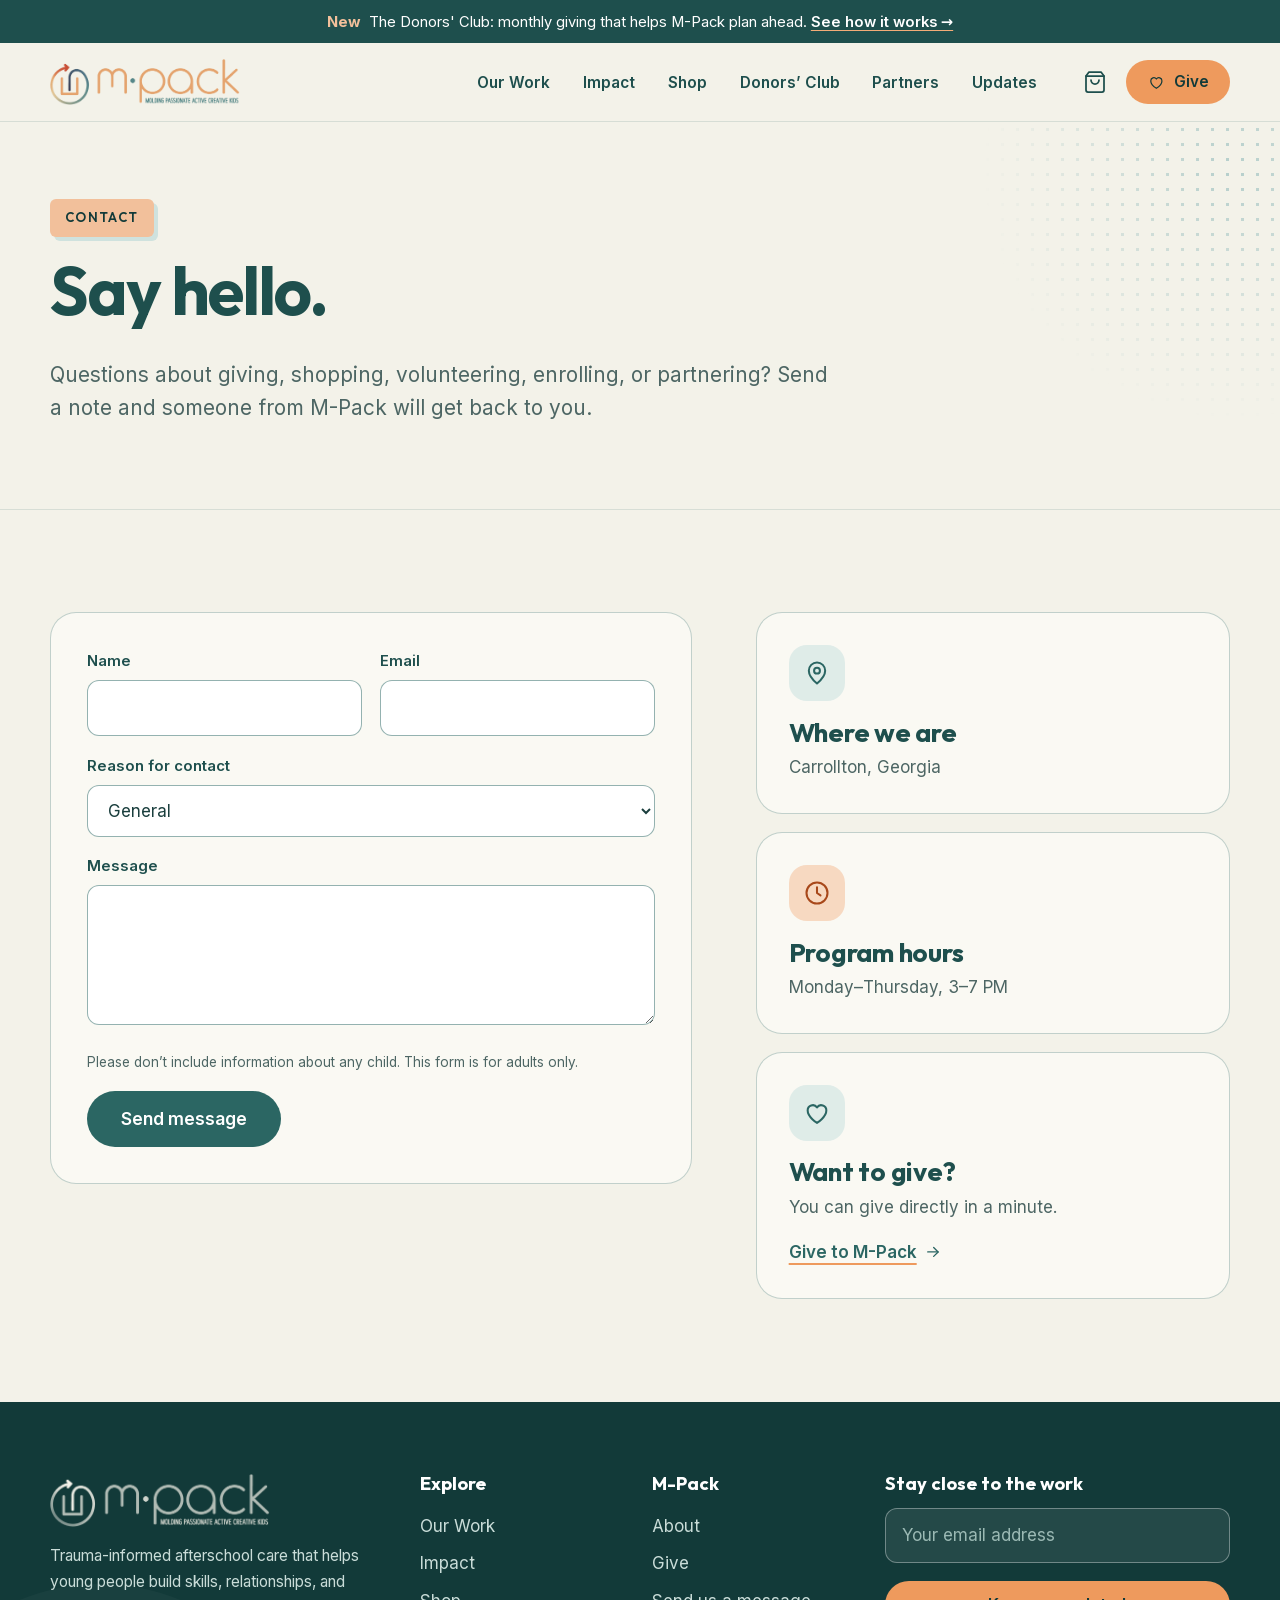
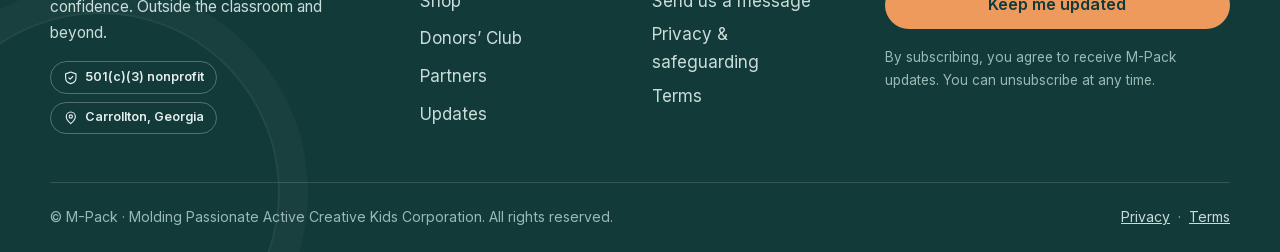
<file: contact.html>
<!doctype html>
<html lang="en">
<head>
<meta charset="utf-8">
<meta name="viewport" content="width=device-width, initial-scale=1">
<title>Contact | M-Pack</title>
<meta name="description" content="Contact M-Pack about giving, shopping, volunteering, enrollment, partnerships, or media.">
<meta name="theme-color" content="#1e4f4d">
<meta property="og:type" content="website">
<meta property="og:site_name" content="M-Pack">
<meta property="og:title" content="Contact | M-Pack">
<meta property="og:description" content="Contact M-Pack about giving, shopping, volunteering, enrollment, partnerships, or media.">
<meta property="og:image" content="assets/img/photos/tunnel-sign.jpg">
<link rel="icon" href="assets/img/favicon.png" type="image/png">
<link rel="apple-touch-icon" href="assets/img/apple-touch-icon.png">
<link rel="preload" href="assets/fonts/outfit-var.woff2" as="font" type="font/woff2" crossorigin>
<link rel="stylesheet" href="assets/css/fonts.css">
<link rel="stylesheet" href="assets/css/main.css">
<script src="assets/js/config.js"></script>
<script src="assets/js/layout.js"></script>
</head>
<body>
<mpack-header></mpack-header>
<main id="main">
<section class="page-hero">
  <div class="container">
    <span class="tag">Contact</span>
    <h1>Say hello.</h1>
    <p class="lead">Questions about giving, shopping, volunteering, enrolling, or partnering? Send a note and someone from M-&#8288;Pack will get back to you.</p>
  </div>
</section>

<section class="section">
  <div class="container split split--wide-left" style="align-items:start">
    <div data-form-wrap>
      <form class="form panel" data-form="contact" novalidate>
        <div class="form-row">
          <div class="field"><label for="c-name">Name</label><input id="c-name" name="name" autocomplete="name" required></div>
          <div class="field"><label for="c-email">Email</label><input id="c-email" name="email" type="email" autocomplete="email" required></div>
        </div>
        <div class="field"><label for="c-reason">Reason for contact</label>
          <select id="c-reason" name="reason"><option>General</option><option>Donate</option><option>Corporate Partnership</option><option>Volunteer</option><option>Enrollment</option><option>Shop Order</option><option>Media / Community</option></select></div>
        <div class="field"><label for="c-message">Message</label><textarea id="c-message" name="message" required></textarea></div>
        <div class="hp" aria-hidden="true"><label>Leave blank<input type="text" name="website" tabindex="-1" autocomplete="off"></label></div>
        <p class="consent">Please don&rsquo;t include information about any child. This form is for adults only.</p>
        <div><button class="btn btn--primary btn--lg" type="submit">Send message</button></div>
        <p class="form-error" role="alert"></p>
      </form>
      <div class="form-success" role="status"><svg class="i " aria-hidden="true" focusable="false"><use href="#i-check"></use></svg><div><h3>Thank you. Your message is in.</h3><p>We&rsquo;ll get back to you soon.</p></div></div>
    </div>
    <aside class="stack reveal">
      <div class="card"><span class="ico"><svg class="i" aria-hidden="true" focusable="false"><use href="#i-pin"></use></svg></span><h3>Where we are</h3><p>Carrollton, Georgia</p></div>
      <div class="card"><span class="ico ico--orange"><svg class="i" aria-hidden="true" focusable="false"><use href="#i-clock"></use></svg></span><h3>Program hours</h3><p>Monday&ndash;Thursday, 3&ndash;7 PM</p></div>
      <div class="card"><span class="ico"><svg class="i" aria-hidden="true" focusable="false"><use href="#i-heart"></use></svg></span><h3>Want to give?</h3><p>You can give directly in a minute.</p><a class="link-arrow" href="give.html">Give to M-&#8288;Pack <svg class="i " aria-hidden="true" focusable="false"><use href="#i-arrow"></use></svg></a></div>
    </aside>
  </div>
</section>
</main>
<mpack-footer></mpack-footer>
<mpack-mobile-cta></mpack-mobile-cta>
<script src="assets/js/data.js" defer></script>
<script src="assets/js/art.js" defer></script>
<script src="assets/js/app.js" defer></script>
</body>
</html>
</file>
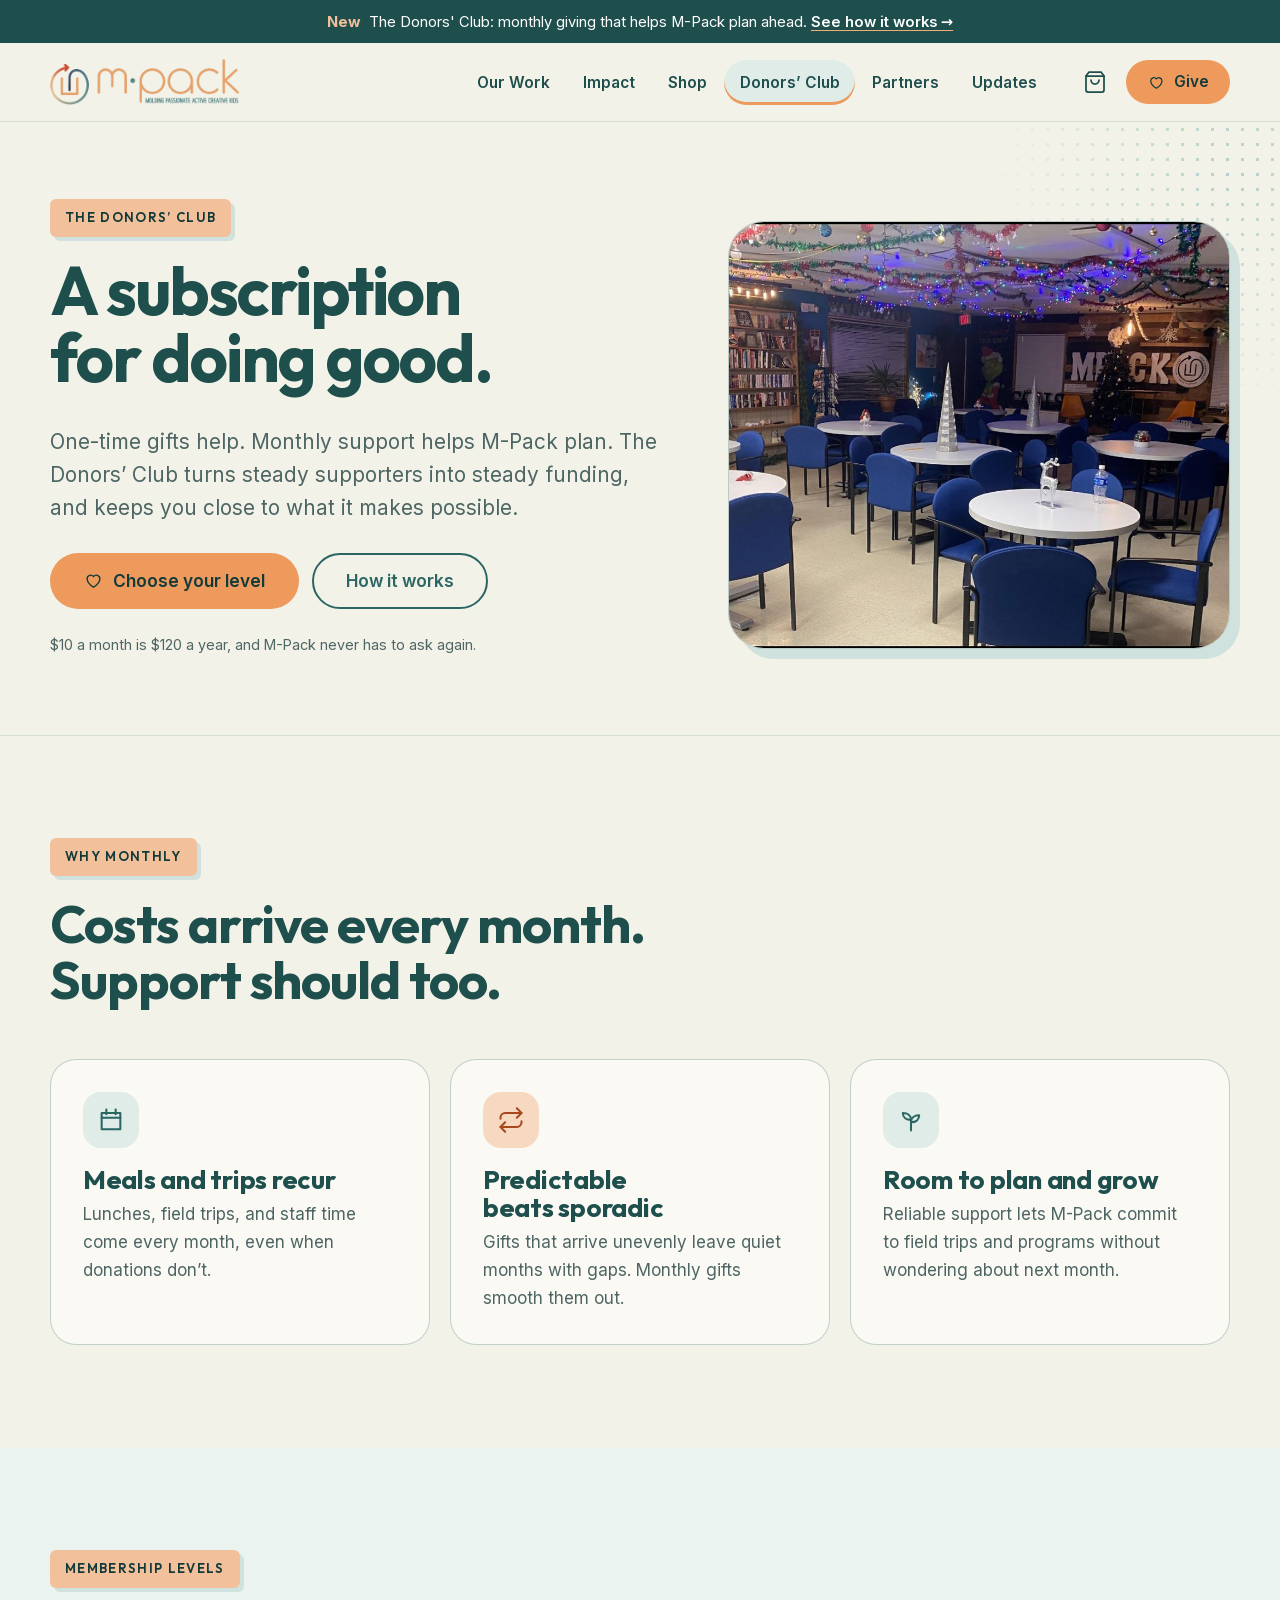
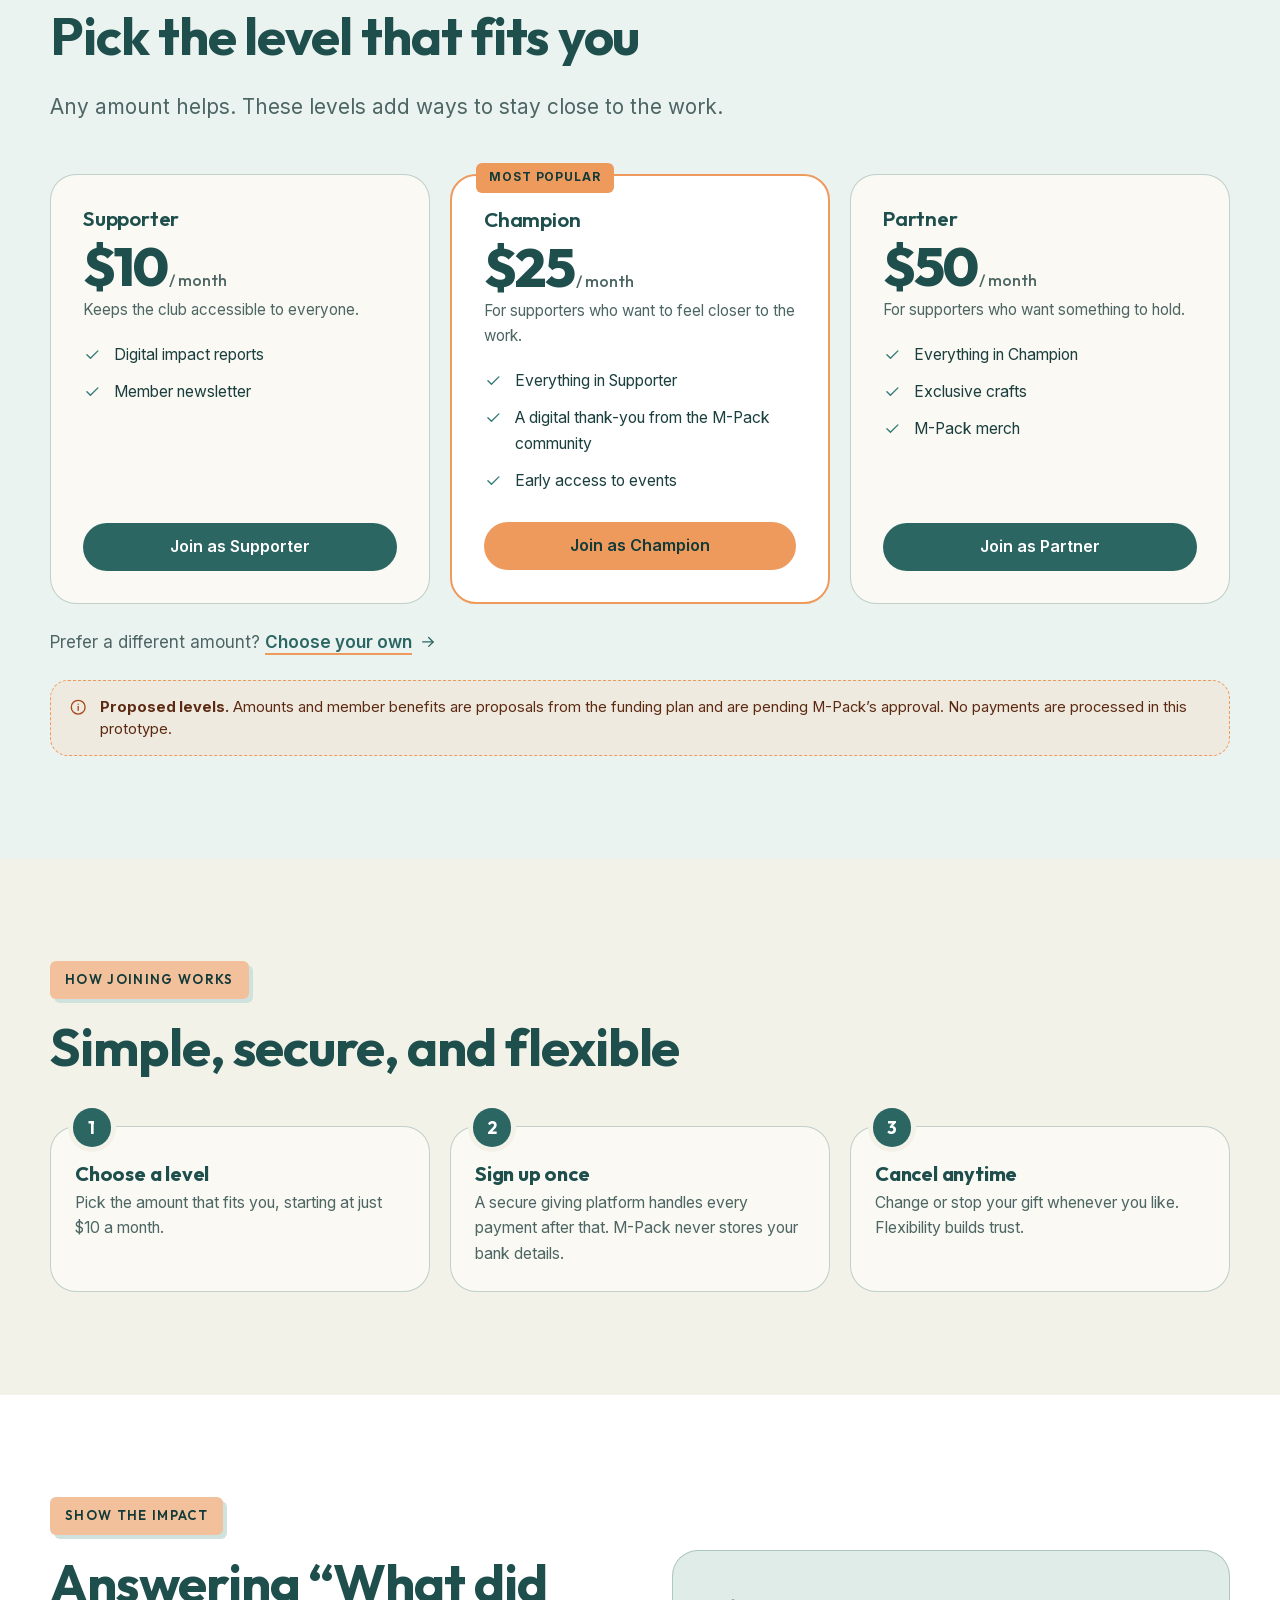
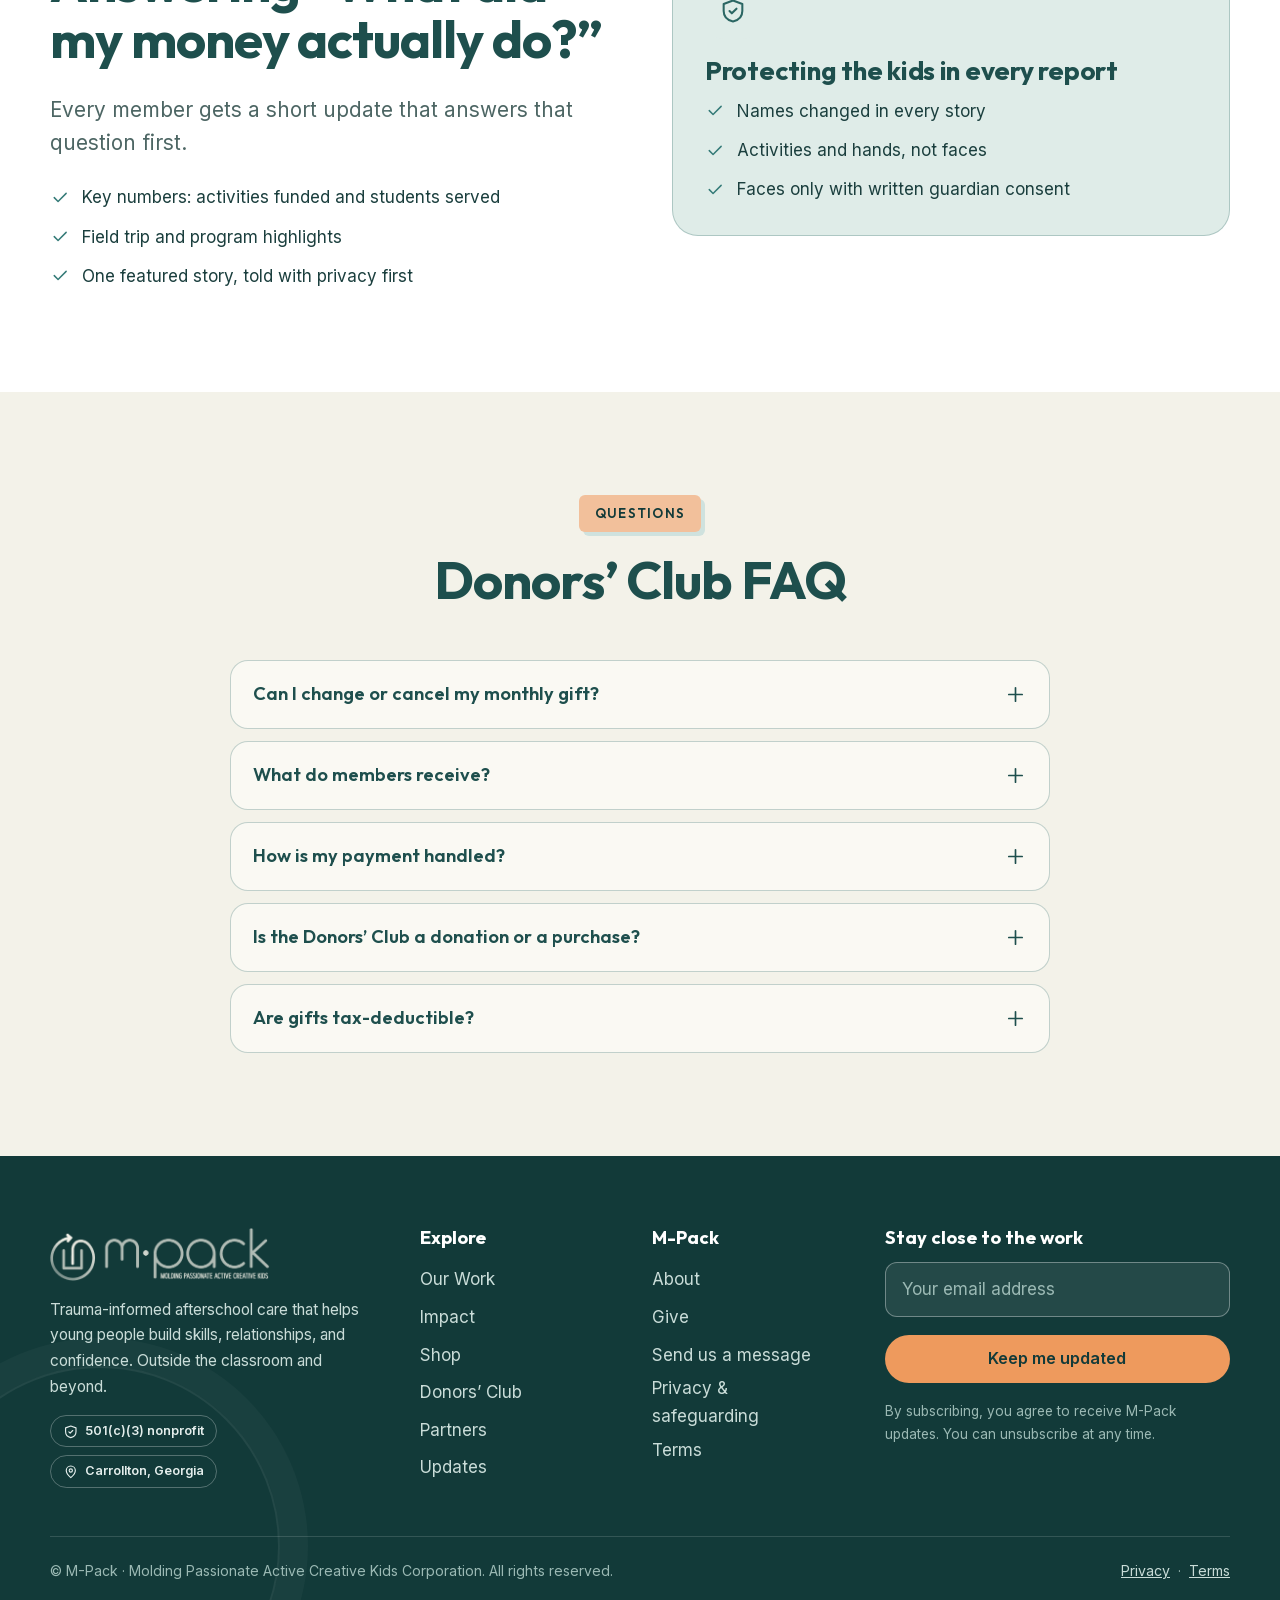
<file: donors-club.html>
<!doctype html>
<html lang="en">
<head>
<meta charset="utf-8">
<meta name="viewport" content="width=device-width, initial-scale=1">
<title>The Donors' Club | Monthly giving for M-Pack</title>
<meta name="description" content="Join the M-Pack Donors' Club: a monthly giving program that helps M-Pack plan ahead. Choose a level, get impact updates, change or cancel anytime.">
<meta name="theme-color" content="#1e4f4d">
<meta property="og:type" content="website">
<meta property="og:site_name" content="M-Pack">
<meta property="og:title" content="The Donors' Club | Monthly giving for M-Pack">
<meta property="og:description" content="Join the M-Pack Donors' Club: a monthly giving program that helps M-Pack plan ahead. Choose a level, get impact updates, change or cancel anytime.">
<meta property="og:image" content="assets/img/photos/tunnel-sign.jpg">
<link rel="icon" href="assets/img/favicon.png" type="image/png">
<link rel="apple-touch-icon" href="assets/img/apple-touch-icon.png">
<link rel="preload" href="assets/fonts/outfit-var.woff2" as="font" type="font/woff2" crossorigin>
<link rel="stylesheet" href="assets/css/fonts.css">
<link rel="stylesheet" href="assets/css/main.css">
<script src="assets/js/config.js"></script>
<script src="assets/js/layout.js"></script>
</head>
<body>
<mpack-header></mpack-header>
<main id="main">
<section class="page-hero page-hero--photo">
  <div class="container">
    <div>
      <span class="tag">The Donors&rsquo; Club</span>
      <h1>A subscription for doing good.</h1>
      <p class="lead">One-time gifts help. Monthly support helps M-&#8288;Pack plan. The Donors&rsquo; Club turns steady supporters into steady funding, and keeps you close to what it makes possible.</p>
      <div class="btn-row"><a class="btn btn--give btn--lg" href="#join" data-track="donors-club-cta"><svg class="i " aria-hidden="true" focusable="false"><use href="#i-heart"></use></svg> Choose your level</a><a class="btn btn--outline btn--lg" href="#how">How it works</a></div>
      <p class="muted small mt-2" style="max-width:48ch">$10 a month is $120 a year, and M-&#8288;Pack never has to ask again.</p>
    </div>
    <div class="photo"><img src="assets/img/photos/space-library.jpg" width="1400" height="777" alt="The M-Pack library with round tables and bookshelves." style="aspect-ratio:4/3.4"></div>
  </div>
</section>

<section class="section">
  <div class="container">
    <div class="section-head"><span class="tag">Why monthly</span><h2>Costs arrive every month. Support should too.</h2></div>
    <div class="grid grid-3">
      <article class="card reveal"><span class="ico"><svg class="i" aria-hidden="true" focusable="false"><use href="#i-calendar"></use></svg></span><h3>Meals and trips recur</h3><p>Lunches, field trips, and staff time come every month, even when donations don&rsquo;t.</p></article>
      <article class="card reveal"><span class="ico ico--orange"><svg class="i" aria-hidden="true" focusable="false"><use href="#i-repeat"></use></svg></span><h3>Predictable beats sporadic</h3><p>Gifts that arrive unevenly leave quiet months with gaps. Monthly gifts smooth them out.</p></article>
      <article class="card reveal"><span class="ico"><svg class="i" aria-hidden="true" focusable="false"><use href="#i-sprout"></use></svg></span><h3>Room to plan and grow</h3><p>Reliable support lets M-&#8288;Pack commit to field trips and programs without wondering about next month.</p></article>
    </div>
  </div>
</section>

<section class="section section--tint" id="join">
  <div class="container">
    <div class="section-head"><span class="tag">Membership levels</span><h2>Pick the level that fits you</h2><p class="lead">Any amount helps. These levels add ways to stay close to the work.</p></div>
    <div class="grid grid-3" id="tiers-grid">
      <article class="tier reveal"><h3 class="tier-name">Supporter</h3><p class="tier-price">$10<small> / month</small></p><p class="tier-note">Keeps the club accessible to everyone.</p><ul class="checks"><li><svg class="i " aria-hidden="true" focusable="false"><use href="#i-check"></use></svg> Digital impact reports</li><li><svg class="i " aria-hidden="true" focusable="false"><use href="#i-check"></use></svg> Member newsletter</li></ul><a class="btn btn--primary" href="give.html?tier=supporter" data-track="donors-club-cta">Join as Supporter</a></article>
      <article class="tier tier--feature reveal"><span class="ribbon">Most popular</span><h3 class="tier-name">Champion</h3><p class="tier-price">$25<small> / month</small></p><p class="tier-note">For supporters who want to feel closer to the work.</p><ul class="checks"><li><svg class="i " aria-hidden="true" focusable="false"><use href="#i-check"></use></svg> Everything in Supporter</li><li><svg class="i " aria-hidden="true" focusable="false"><use href="#i-check"></use></svg> A digital thank-you from the M-&#8288;Pack community</li><li><svg class="i " aria-hidden="true" focusable="false"><use href="#i-check"></use></svg> Early access to events</li></ul><a class="btn btn--give" href="give.html?tier=champion" data-track="donors-club-cta">Join as Champion</a></article>
      <article class="tier reveal"><h3 class="tier-name">Partner</h3><p class="tier-price">$50<small> / month</small></p><p class="tier-note">For supporters who want something to hold.</p><ul class="checks"><li><svg class="i " aria-hidden="true" focusable="false"><use href="#i-check"></use></svg> Everything in Champion</li><li><svg class="i " aria-hidden="true" focusable="false"><use href="#i-check"></use></svg> Exclusive crafts</li><li><svg class="i " aria-hidden="true" focusable="false"><use href="#i-check"></use></svg> M-&#8288;Pack merch</li></ul><a class="btn btn--primary" href="give.html?tier=partner" data-track="donors-club-cta">Join as Partner</a></article>
    </div>
    <p class="mt-2 muted">Prefer a different amount? <a class="link-arrow" href="give.html">Choose your own <svg class="i " aria-hidden="true" focusable="false"><use href="#i-arrow"></use></svg></a></p>
    <div class="notice mt-2"><svg class="i " aria-hidden="true" focusable="false"><use href="#i-info"></use></svg><div><strong>Proposed levels.</strong> Amounts and member benefits are proposals from the funding plan and are pending M-&#8288;Pack&rsquo;s approval. No payments are processed in this prototype.</div></div>
  </div>
</section>

<section class="section" id="how">
  <div class="container">
    <div class="section-head"><span class="tag">How joining works</span><h2>Simple, secure, and flexible</h2></div>
    <ol class="steps">
      <li class="reveal"><h3>Choose a level</h3><p>Pick the amount that fits you, starting at just $10 a month.</p></li>
      <li class="reveal"><h3>Sign up once</h3><p>A secure giving platform handles every payment after that. M-&#8288;Pack never stores your bank details.</p></li>
      <li class="reveal"><h3>Cancel anytime</h3><p>Change or stop your gift whenever you like. Flexibility builds trust.</p></li>
    </ol>
  </div>
</section>

<section class="section section--white">
  <div class="container split">
    <div class="reveal">
      <span class="tag">Show the impact</span>
      <h2>Answering &ldquo;What did my money actually do?&rdquo;</h2>
      <p class="lead">Every member gets a short update that answers that question first.</p>
      <ul class="checks mt-2">
        <li><svg class="i " aria-hidden="true" focusable="false"><use href="#i-check"></use></svg> Key numbers: activities funded and students served</li>
        <li><svg class="i " aria-hidden="true" focusable="false"><use href="#i-check"></use></svg> Field trip and program highlights</li>
        <li><svg class="i " aria-hidden="true" focusable="false"><use href="#i-check"></use></svg> One featured story, told with privacy first</li>
      </ul>
    </div>
    <div class="card card--plain reveal" style="background:var(--teal-100)">
      <span class="ico"><svg class="i" aria-hidden="true" focusable="false"><use href="#i-shield"></use></svg></span>
      <h3>Protecting the kids in every report</h3>
      <ul class="checks mt-1"><li><svg class="i " aria-hidden="true" focusable="false"><use href="#i-check"></use></svg> Names changed in every story</li><li><svg class="i " aria-hidden="true" focusable="false"><use href="#i-check"></use></svg> Activities and hands, not faces</li><li><svg class="i " aria-hidden="true" focusable="false"><use href="#i-check"></use></svg> Faces only with written guardian consent</li></ul>
    </div>
  </div>
</section>

<section class="section">
  <div class="container container--narrow">
    <div class="section-head section-head--center"><span class="tag">Questions</span><h2>Donors&rsquo; Club FAQ</h2></div>
    <div class="faq">
      <details><summary>Can I change or cancel my monthly gift? <svg class="i " aria-hidden="true" focusable="false"><use href="#i-plus"></use></svg></summary><div class="answer"><p>Yes, anytime. Every receipt will include a link to update or cancel your gift. (Prototype: no real payments are taken.)</p></div></details>
      <details><summary>What do members receive? <svg class="i " aria-hidden="true" focusable="false"><use href="#i-plus"></use></svg></summary><div class="answer"><p>Digital impact reports and a member newsletter at every level, with additional benefits at higher levels. Benefits shown here are proposals; M-&#8288;Pack will confirm only what it can fulfill.</p></div></details>
      <details><summary>How is my payment handled? <svg class="i " aria-hidden="true" focusable="false"><use href="#i-plus"></use></svg></summary><div class="answer"><p>Payments are handled by a secure hosted checkout provider. This website never sees or stores card details.</p></div></details>
      <details><summary>Is the Donors&rsquo; Club a donation or a purchase? <svg class="i " aria-hidden="true" focusable="false"><use href="#i-plus"></use></svg></summary><div class="answer"><p>Membership is a donation. Crafts and merch are purchases, and the two are kept separate.</p></div></details>
      <details><summary>Are gifts tax-deductible? <svg class="i " aria-hidden="true" focusable="false"><use href="#i-plus"></use></svg></summary><div class="answer"><p>M-&#8288;Pack is a registered 501(c)(3) nonprofit. Please talk with your tax advisor about your situation; M-&#8288;Pack will confirm official receipt language before launch.</p></div></details>
    </div>
  </div>
</section>
</main>
<mpack-footer></mpack-footer>
<mpack-mobile-cta></mpack-mobile-cta>
<script src="assets/js/data.js" defer></script>
<script src="assets/js/art.js" defer></script>
<script src="assets/js/app.js" defer></script>
</body>
</html>
</file>
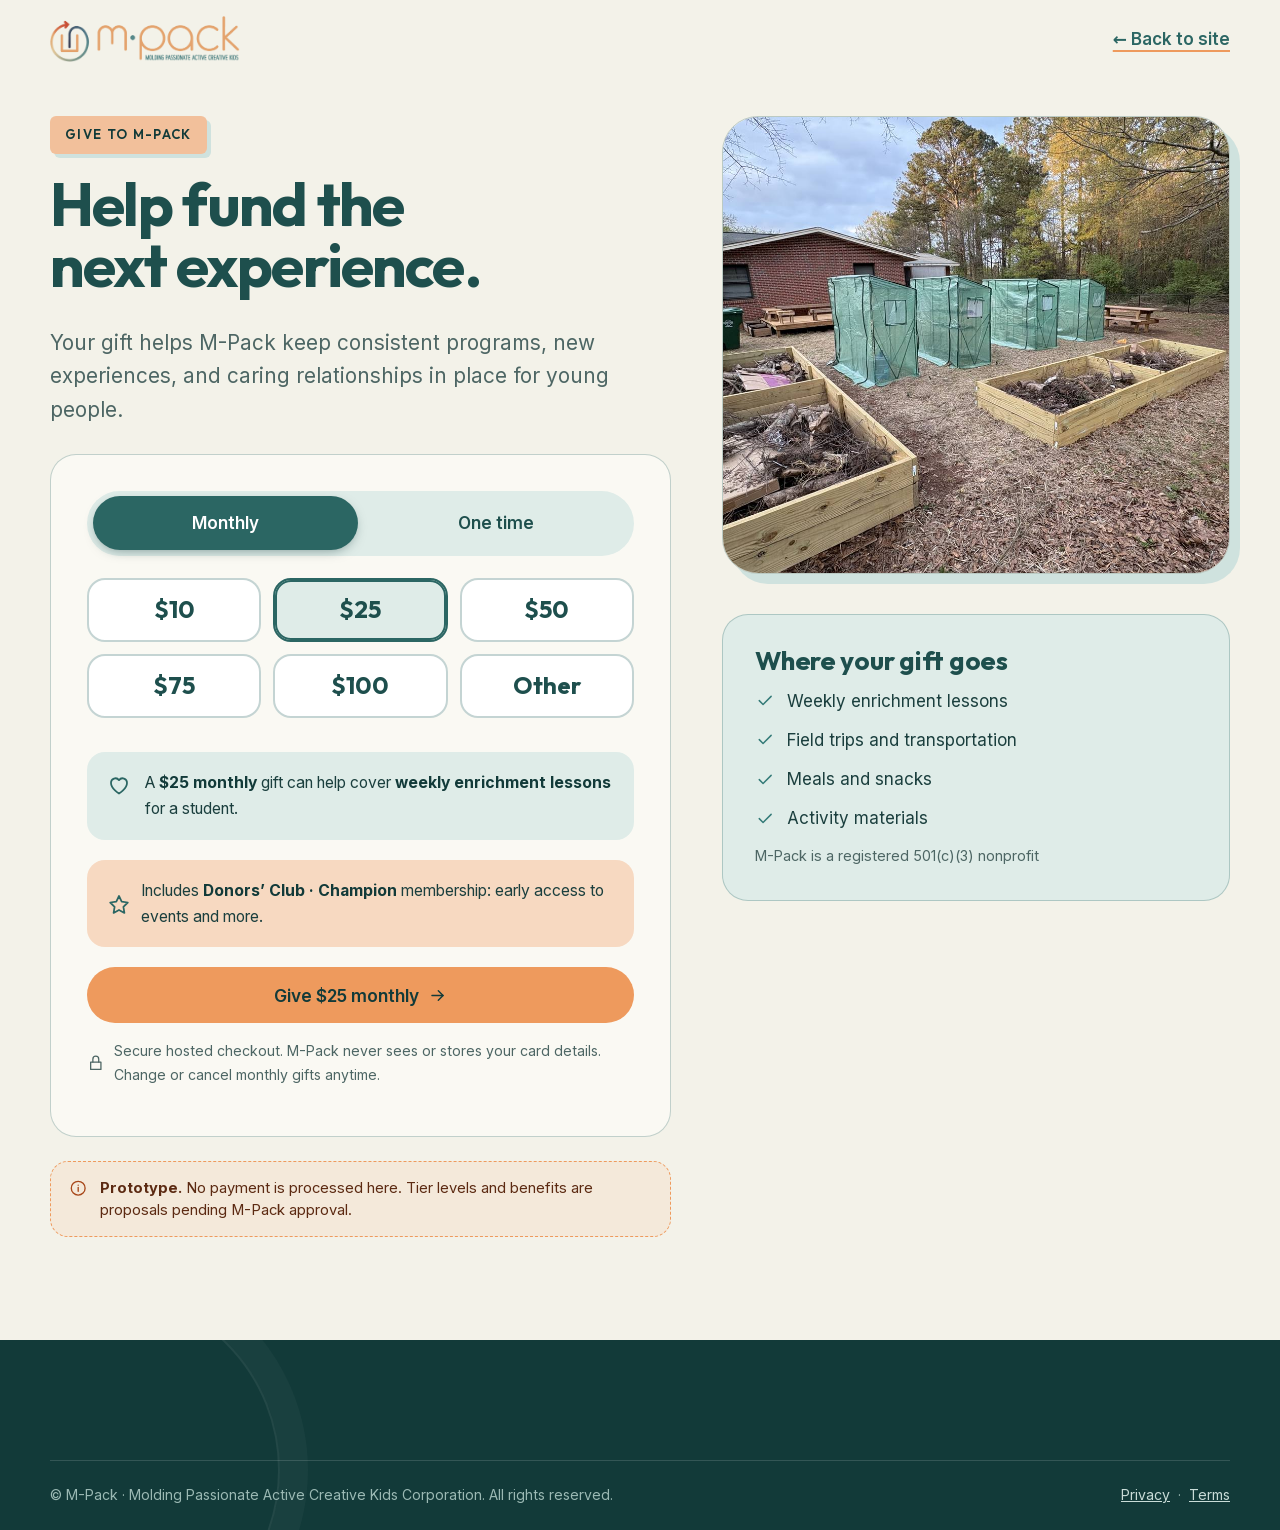
<file: give.html>
<!doctype html>
<html lang="en">
<head>
<meta charset="utf-8">
<meta name="viewport" content="width=device-width, initial-scale=1">
<title>Give to M-Pack | Monthly or one-time</title>
<meta name="description" content="Give to M-Pack monthly or once. Secure hosted checkout, change or cancel anytime.">
<meta name="theme-color" content="#1e4f4d">
<meta property="og:type" content="website">
<meta property="og:site_name" content="M-Pack">
<meta property="og:title" content="Give to M-Pack | Monthly or one-time">
<meta property="og:description" content="Give to M-Pack monthly or once. Secure hosted checkout, change or cancel anytime.">
<meta property="og:image" content="assets/img/photos/tunnel-sign.jpg">
<link rel="icon" href="assets/img/favicon.png" type="image/png">
<link rel="apple-touch-icon" href="assets/img/apple-touch-icon.png">
<link rel="preload" href="assets/fonts/outfit-var.woff2" as="font" type="font/woff2" crossorigin>
<link rel="stylesheet" href="assets/css/fonts.css">
<link rel="stylesheet" href="assets/css/main.css">
<script src="assets/js/config.js"></script>
<script src="assets/js/layout.js"></script>
</head>
<body>
<mpack-header minimal></mpack-header>
<main id="main">
<section class="section" style="padding-top:clamp(1.5rem,3vw,2.5rem)">
  <div class="container give-layout">
    <div>
      <span class="tag">Give to M-&#8288;Pack</span>
      <h1 style="font-size:clamp(2.2rem,1.4rem + 3.4vw,3.8rem)">Help fund the next experience.</h1>
      <p class="lead" style="margin-bottom:1.75rem">Your gift helps M-&#8288;Pack keep consistent programs, new experiences, and caring relationships in place for young people.</p>

      <form id="give-form" class="panel" novalidate>
        <div class="seg" role="radiogroup" aria-label="Giving frequency">
          <input type="radio" name="freq" id="freq-m" value="monthly" checked><label for="freq-m">Monthly</label>
          <input type="radio" name="freq" id="freq-o" value="once"><label for="freq-o">One time</label>
        </div>
        <fieldset style="border:0;padding:0;margin:0">
          <legend class="sr-only">Choose an amount</legend>
          <div class="amounts">
            <input type="radio" name="amount" id="a10" value="10"><label for="a10">$10</label>
            <input type="radio" name="amount" id="a25" value="25" checked><label for="a25">$25</label>
            <input type="radio" name="amount" id="a50" value="50"><label for="a50">$50</label>
            <input type="radio" name="amount" id="a75" value="75"><label for="a75">$75</label>
            <input type="radio" name="amount" id="a100" value="100"><label for="a100">$100</label>
            <input type="radio" name="amount" id="aother" value="other"><label for="aother">Other</label>
          </div>
        </fieldset>
        <div class="field custom-amount" id="custom-wrap" hidden>
          <label for="custom-amount">Your amount</label>
          <span aria-hidden="true">$</span>
          <input id="custom-amount" name="custom" type="number" min="5" step="1" inputmode="numeric" placeholder="e.g. 35">
        </div>
        <div class="impact-line" aria-live="polite"><svg class="i " aria-hidden="true" focusable="false"><use href="#i-heart"></use></svg><p id="impact-text"></p></div>
        <div class="impact-line" style="background:var(--orange-200);min-height:0;align-items:center" aria-live="polite"><p id="tier-text" style="display:flex;gap:.6rem;align-items:center"></p></div>
        <p id="give-error" class="field-error" role="alert"></p>
        <button class="btn btn--give btn--lg btn--block" type="submit" id="give-go" data-track="give-submit">Give</button>
        <p class="secure-note"><svg class="i " aria-hidden="true" focusable="false"><use href="#i-lock"></use></svg> <span>Secure hosted checkout. M-&#8288;Pack never sees or stores your card details. Change or cancel monthly gifts anytime.</span></p>
      </form>
      <div class="notice mt-2"><svg class="i " aria-hidden="true" focusable="false"><use href="#i-info"></use></svg><div><strong>Prototype.</strong> No payment is processed here. Tier levels and benefits are proposals pending M-&#8288;Pack approval.</div></div>
    </div>

    <aside class="give-aside" aria-label="About your gift">
      <div class="photo"><img src="assets/img/photos/tunnel-beds.jpg" width="1200" height="900" alt="Raised garden beds and small greenhouses in M-Pack&rsquo;s garden." style="aspect-ratio:4/3.6"></div>
      <div class="card mt-3" style="background:var(--teal-100)">
        <h3 style="margin-top:0">Where your gift goes</h3>
        <ul class="checks mt-1">
          <li><svg class="i " aria-hidden="true" focusable="false"><use href="#i-check"></use></svg> Weekly enrichment lessons</li>
          <li><svg class="i " aria-hidden="true" focusable="false"><use href="#i-check"></use></svg> Field trips and transportation</li>
          <li><svg class="i " aria-hidden="true" focusable="false"><use href="#i-check"></use></svg> Meals and snacks</li>
          <li><svg class="i " aria-hidden="true" focusable="false"><use href="#i-check"></use></svg> Activity materials</li>
        </ul>
        <p class="small muted mt-1">M-&#8288;Pack is a registered 501(c)(3) nonprofit</p>
      </div>
    </aside>
  </div>
</section>
</main>
<mpack-footer minimal></mpack-footer>
<script src="assets/js/data.js" defer></script>
<script src="assets/js/art.js" defer></script>
<script src="assets/js/app.js" defer></script>
</body>
</html>
</file>
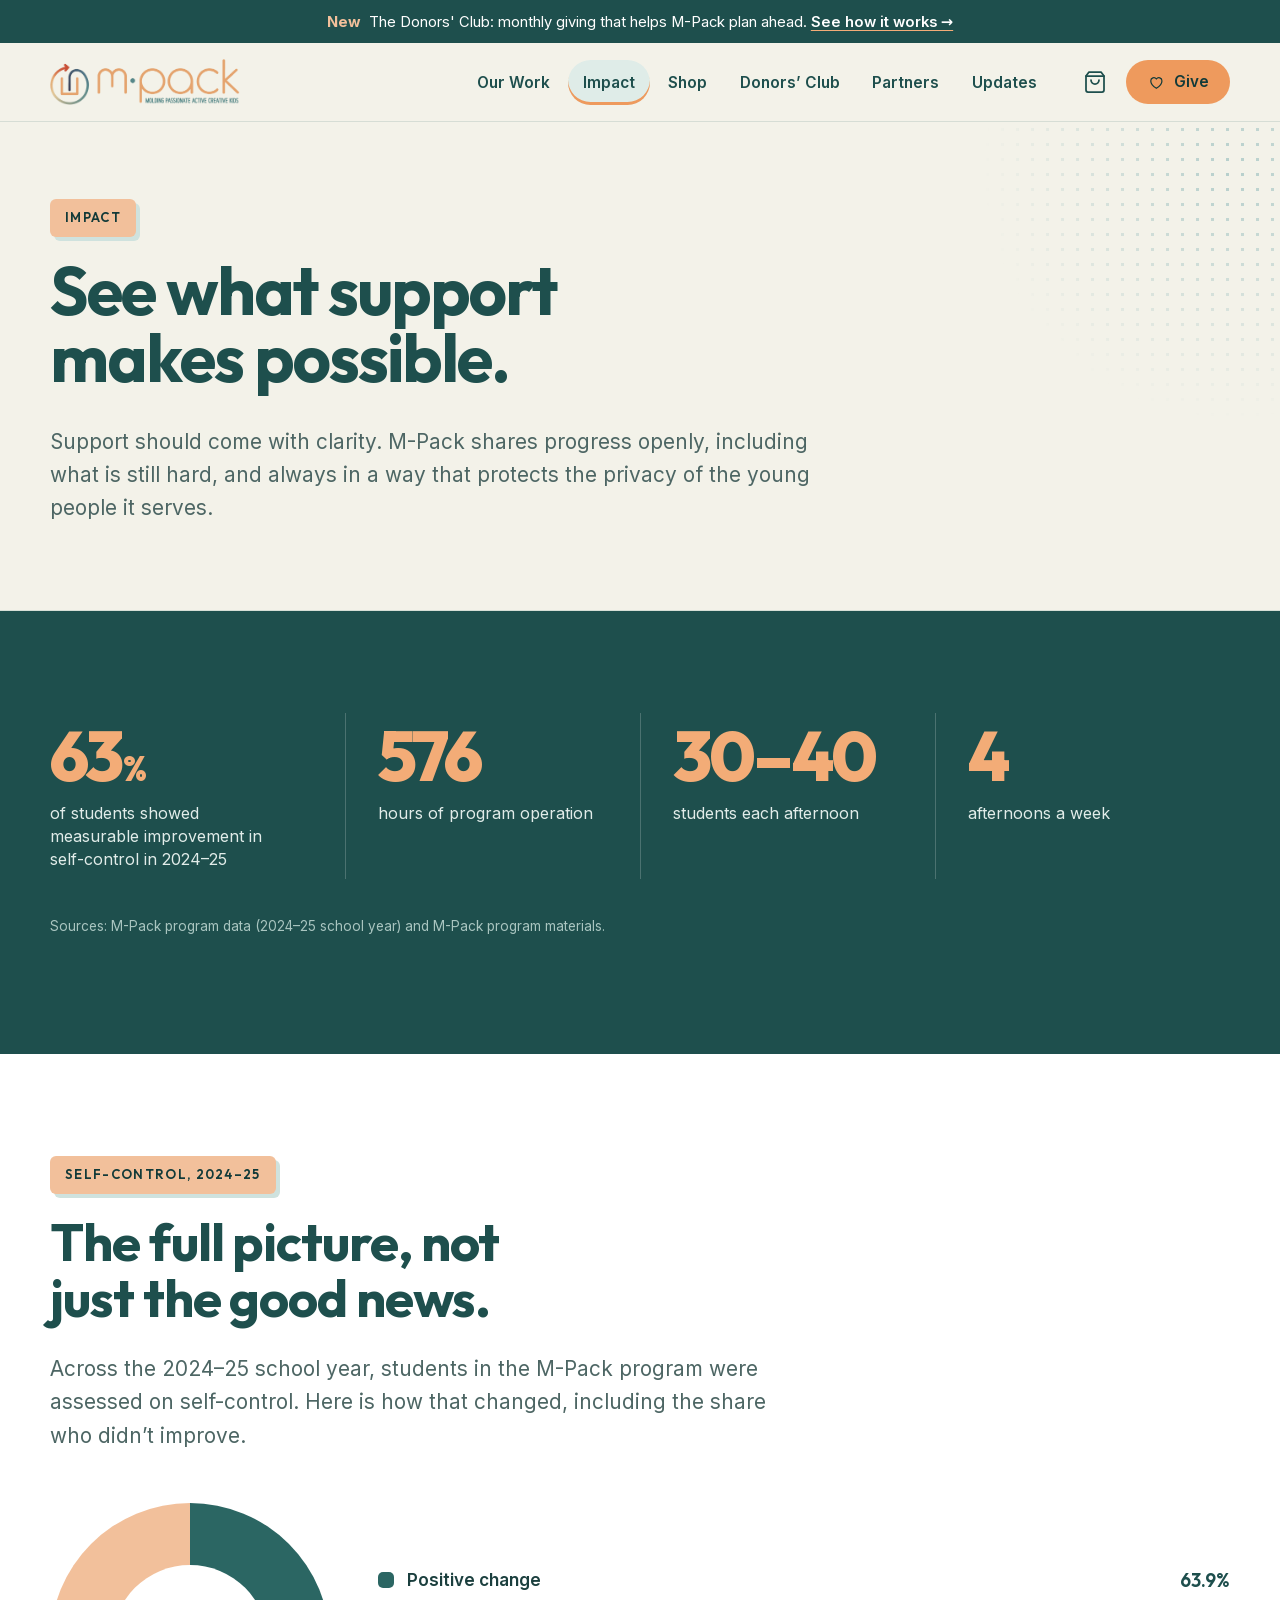
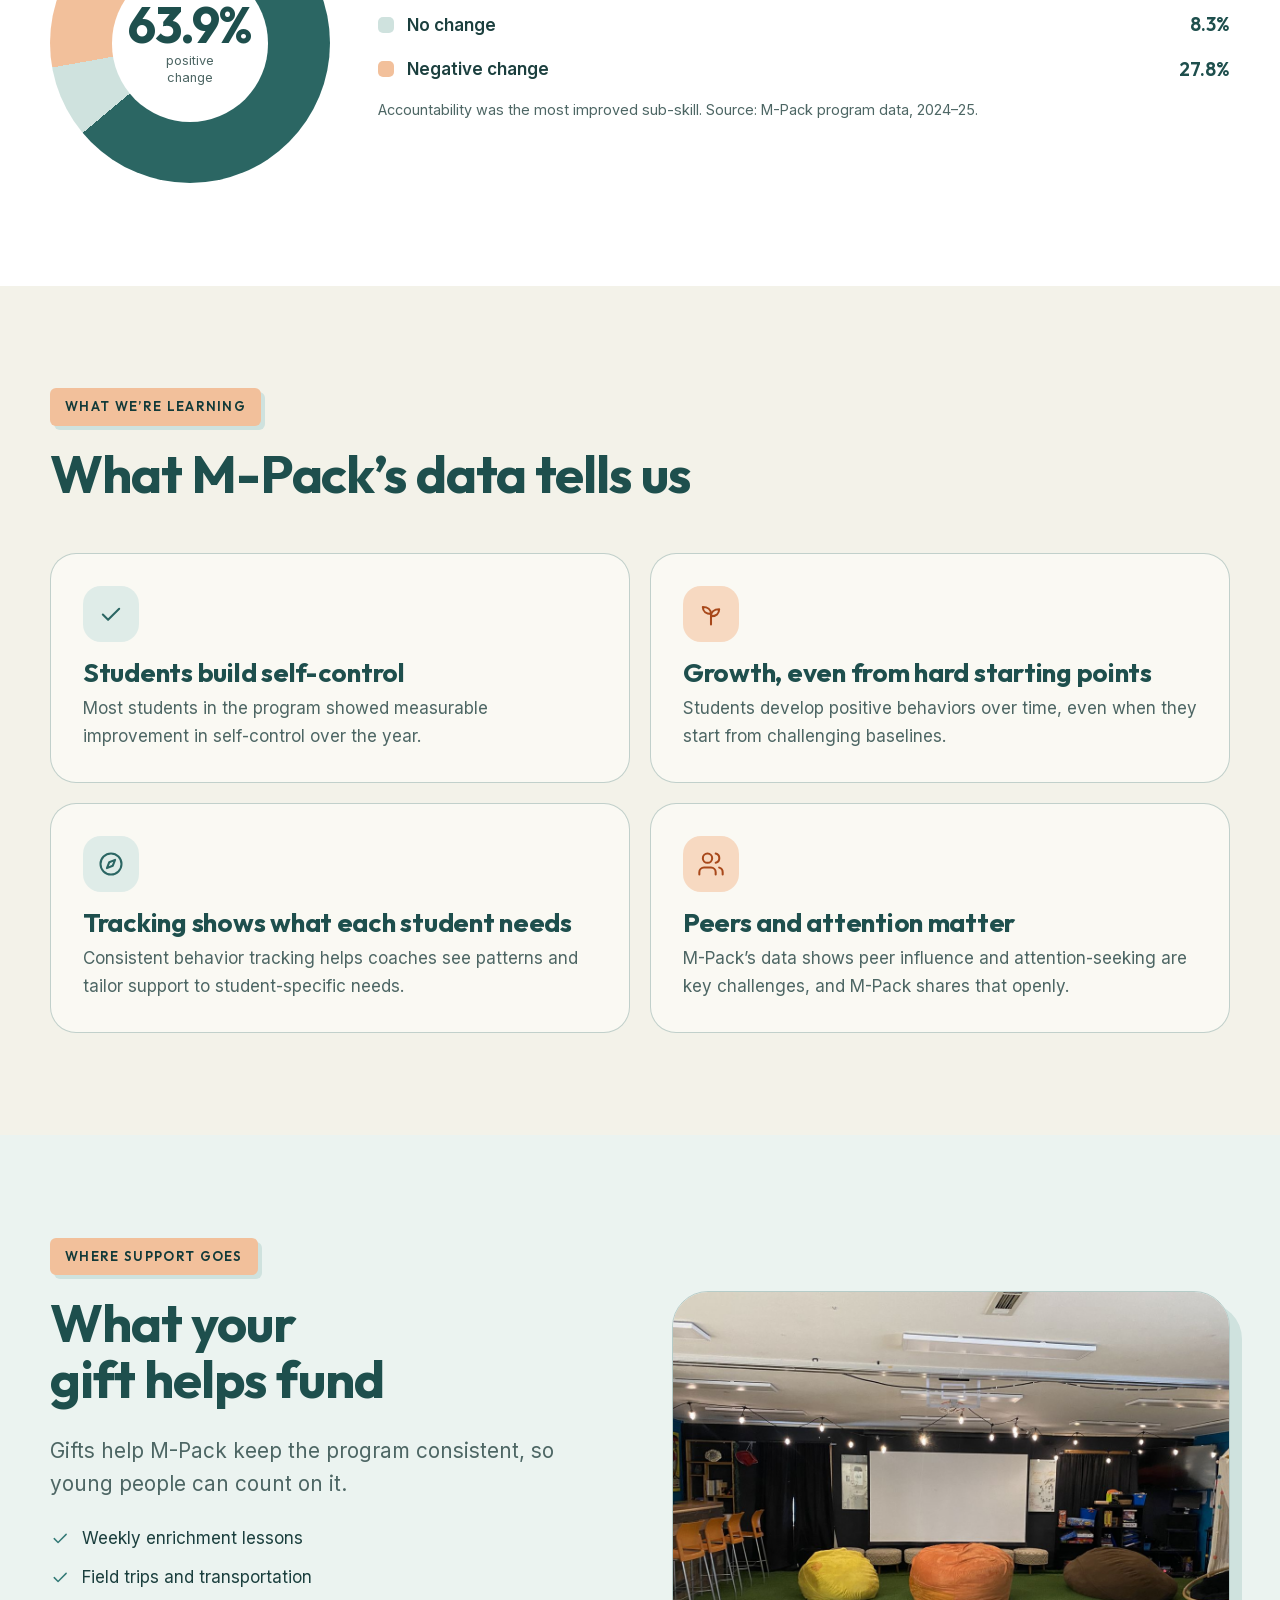
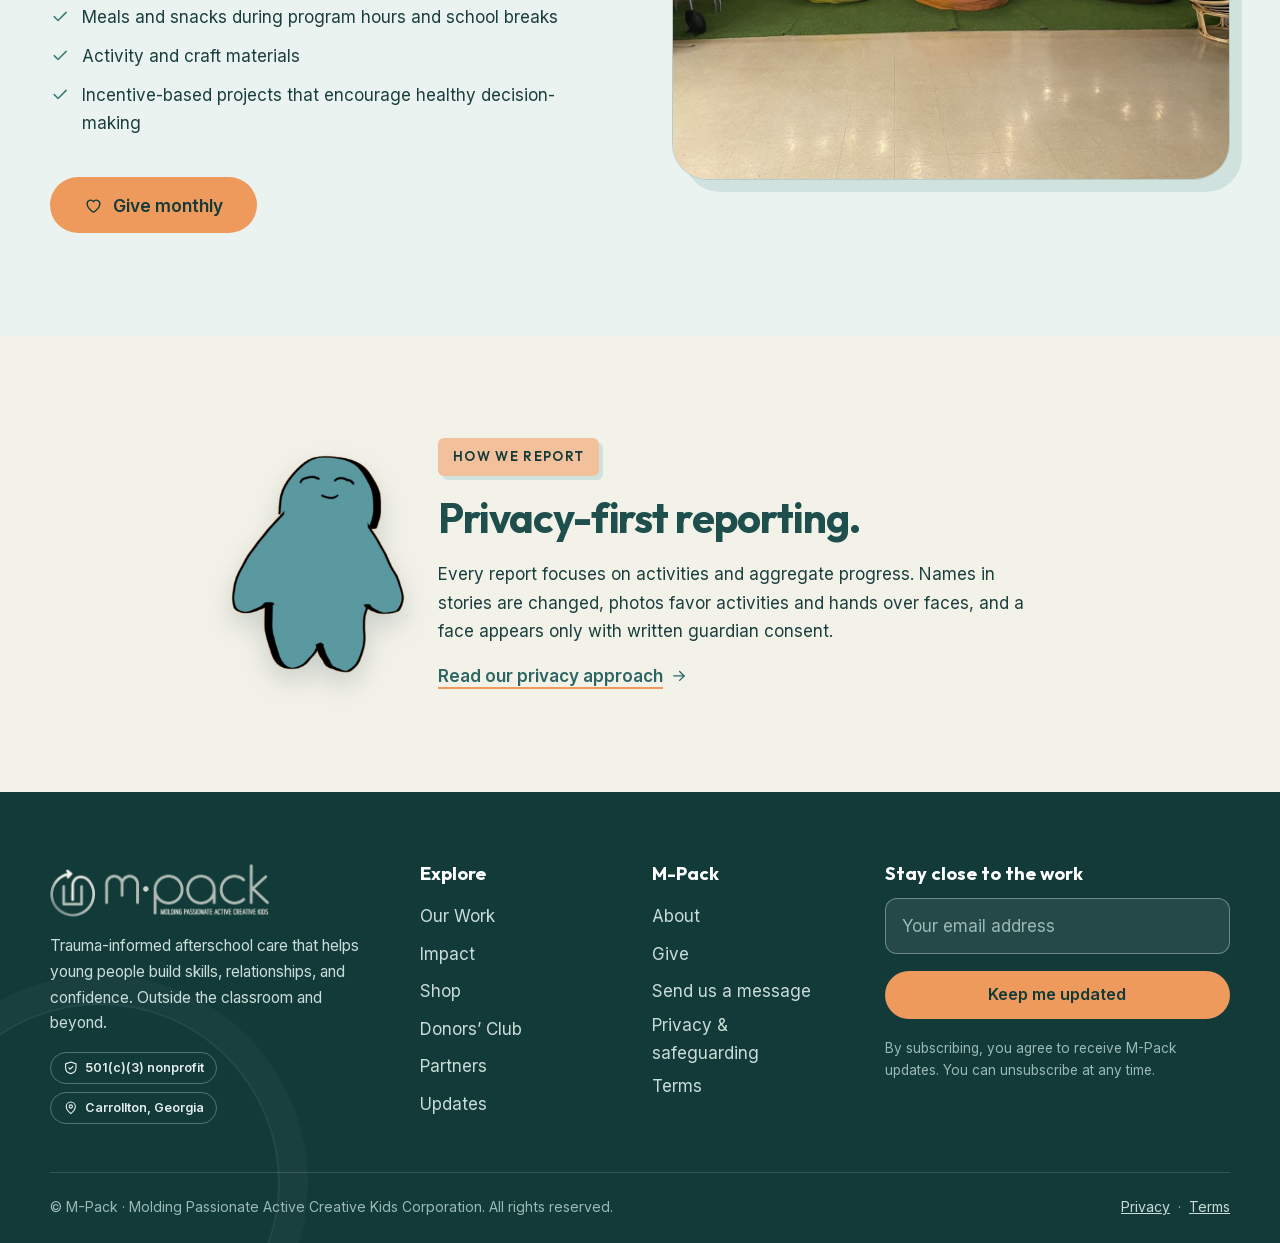
<file: impact.html>
<!doctype html>
<html lang="en">
<head>
<meta charset="utf-8">
<meta name="viewport" content="width=device-width, initial-scale=1">
<title>Impact | M-Pack</title>
<meta name="description" content="See what support makes possible at M-Pack: measurable improvement in self-control, hundreds of hours of programming, and how every gift is used. Privacy-first reporting.">
<meta name="theme-color" content="#1e4f4d">
<meta property="og:type" content="website">
<meta property="og:site_name" content="M-Pack">
<meta property="og:title" content="Impact | M-Pack">
<meta property="og:description" content="See what support makes possible at M-Pack: measurable improvement in self-control, hundreds of hours of programming, and how every gift is used. Privacy-first reporting.">
<meta property="og:image" content="assets/img/photos/tunnel-sign.jpg">
<link rel="icon" href="assets/img/favicon.png" type="image/png">
<link rel="apple-touch-icon" href="assets/img/apple-touch-icon.png">
<link rel="preload" href="assets/fonts/outfit-var.woff2" as="font" type="font/woff2" crossorigin>
<link rel="stylesheet" href="assets/css/fonts.css">
<link rel="stylesheet" href="assets/css/main.css">
<script src="assets/js/config.js"></script>
<script src="assets/js/layout.js"></script>
</head>
<body>
<mpack-header></mpack-header>
<main id="main">
<section class="page-hero">
  <div class="container">
    <span class="tag">Impact</span>
    <h1>See what support makes possible.</h1>
    <p class="lead">Support should come with clarity. M-&#8288;Pack shares progress openly, including what is still hard, and always in a way that protects the privacy of the young people it serves.</p>
  </div>
</section>

<section class="section section--dark">
  <div class="container">
    <div class="stats">
      <div class="stat reveal"><span class="stat-num"><span data-count="63">63</span><small>%</small></span><span class="stat-label">of students showed measurable improvement in self-control in 2024&ndash;25</span></div>
      <div class="stat reveal"><span class="stat-num"><span data-count="576">576</span></span><span class="stat-label">hours of program operation</span></div>
      <div class="stat reveal"><span class="stat-num">30&ndash;40</span><span class="stat-label">students each afternoon</span></div>
      <div class="stat reveal"><span class="stat-num"><span data-count="4">4</span></span><span class="stat-label">afternoons a week</span></div>
    </div>
    <p class="stats-foot">Sources: M-&#8288;Pack program data (2024&ndash;25 school year) and M-&#8288;Pack program materials.</p>
  </div>
</section>

<section class="section section--white">
  <div class="container">
    <div class="section-head"><span class="tag">Self-control, 2024&ndash;25</span><h2>The full picture, not just the good news.</h2><p class="lead">Across the 2024&ndash;25 school year, students in the M-&#8288;Pack program were assessed on self-control. Here is how that changed, including the share who didn&rsquo;t improve.</p></div>
    <div class="donut-wrap reveal">
      <div class="donut" role="img" aria-label="Self-control change: 63.9 percent positive, 8.3 percent no change, 27.8 percent negative.">
        <div class="donut-center"><b>63.9%</b><span>positive change</span></div>
      </div>
      <ul class="legend">
        <li><span class="sw" style="background:var(--teal-800)"></span>Positive change<span class="v">63.9%</span></li>
        <li><span class="sw" style="background:var(--teal-200)"></span>No change<span class="v">8.3%</span></li>
        <li><span class="sw" style="background:var(--orange-300)"></span>Negative change<span class="v">27.8%</span></li>
        <li class="muted small" style="font-weight:400;display:block">Accountability was the most improved sub-skill. Source: M-&#8288;Pack program data, 2024&ndash;25.</li>
      </ul>
    </div>
  </div>
</section>

<section class="section">
  <div class="container">
    <div class="section-head"><span class="tag">What we&rsquo;re learning</span><h2>What M-&#8288;Pack&rsquo;s data tells us</h2></div>
    <div class="grid grid-2">
      <article class="card reveal"><span class="ico"><svg class="i" aria-hidden="true" focusable="false"><use href="#i-check"></use></svg></span><h3>Students build self-control</h3><p>Most students in the program showed measurable improvement in self-control over the year.</p></article>
      <article class="card reveal"><span class="ico ico--orange"><svg class="i" aria-hidden="true" focusable="false"><use href="#i-sprout"></use></svg></span><h3>Growth, even from hard starting points</h3><p>Students develop positive behaviors over time, even when they start from challenging baselines.</p></article>
      <article class="card reveal"><span class="ico"><svg class="i" aria-hidden="true" focusable="false"><use href="#i-compass"></use></svg></span><h3>Tracking shows what each student needs</h3><p>Consistent behavior tracking helps coaches see patterns and tailor support to student-specific needs.</p></article>
      <article class="card reveal"><span class="ico ico--orange"><svg class="i" aria-hidden="true" focusable="false"><use href="#i-users"></use></svg></span><h3>Peers and attention matter</h3><p>M-&#8288;Pack&rsquo;s data shows peer influence and attention-seeking are key challenges, and M-&#8288;Pack shares that openly.</p></article>
    </div>
  </div>
</section>

<section class="section section--tint">
  <div class="container split">
    <div class="reveal">
      <span class="tag">Where support goes</span>
      <h2>What your gift helps fund</h2>
      <p class="lead">Gifts help M-&#8288;Pack keep the program consistent, so young people can count on it.</p>
      <ul class="checks mt-2">
        <li><svg class="i " aria-hidden="true" focusable="false"><use href="#i-check"></use></svg> Weekly enrichment lessons</li>
        <li><svg class="i " aria-hidden="true" focusable="false"><use href="#i-check"></use></svg> Field trips and transportation</li>
        <li><svg class="i " aria-hidden="true" focusable="false"><use href="#i-check"></use></svg> Meals and snacks during program hours and school breaks</li>
        <li><svg class="i " aria-hidden="true" focusable="false"><use href="#i-check"></use></svg> Activity and craft materials</li>
        <li><svg class="i " aria-hidden="true" focusable="false"><use href="#i-check"></use></svg> Incentive-based projects that encourage healthy decision-making</li>
      </ul>
      <div class="btn-row mt-3"><a class="btn btn--give btn--lg" href="give.html"><svg class="i " aria-hidden="true" focusable="false"><use href="#i-heart"></use></svg> Give monthly</a></div>
    </div>
    <div class="photo reveal"><img src="assets/img/photos/space-lounge.jpg" width="1400" height="1050" alt="A lounge with bean bag chairs in front of a projector screen." loading="lazy" style="aspect-ratio:4/3.5"></div>
  </div>
</section>

<section class="section">
  <div class="container container--narrow">
    <div class="mascot-card reveal">
      <img src="assets/img/mascot-mult.png" width="180" height="220" alt="Mul-T, M-Pack&rsquo;s smiling teal mascot." loading="lazy">
      <div>
        <span class="tag">How we report</span>
        <h2 style="font-size:clamp(1.8rem,1.2rem + 2vw,2.6rem)">Privacy-first reporting.</h2>
        <p>Every report focuses on activities and aggregate progress. Names in stories are changed, photos favor activities and hands over faces, and a face appears only with written guardian consent.</p>
        <a class="link-arrow" href="privacy.html">Read our privacy approach <svg class="i " aria-hidden="true" focusable="false"><use href="#i-arrow"></use></svg></a>
      </div>
    </div>
  </div>
</section>
</main>
<mpack-footer></mpack-footer>
<mpack-mobile-cta></mpack-mobile-cta>
<script src="assets/js/data.js" defer></script>
<script src="assets/js/art.js" defer></script>
<script src="assets/js/app.js" defer></script>
</body>
</html>
</file>
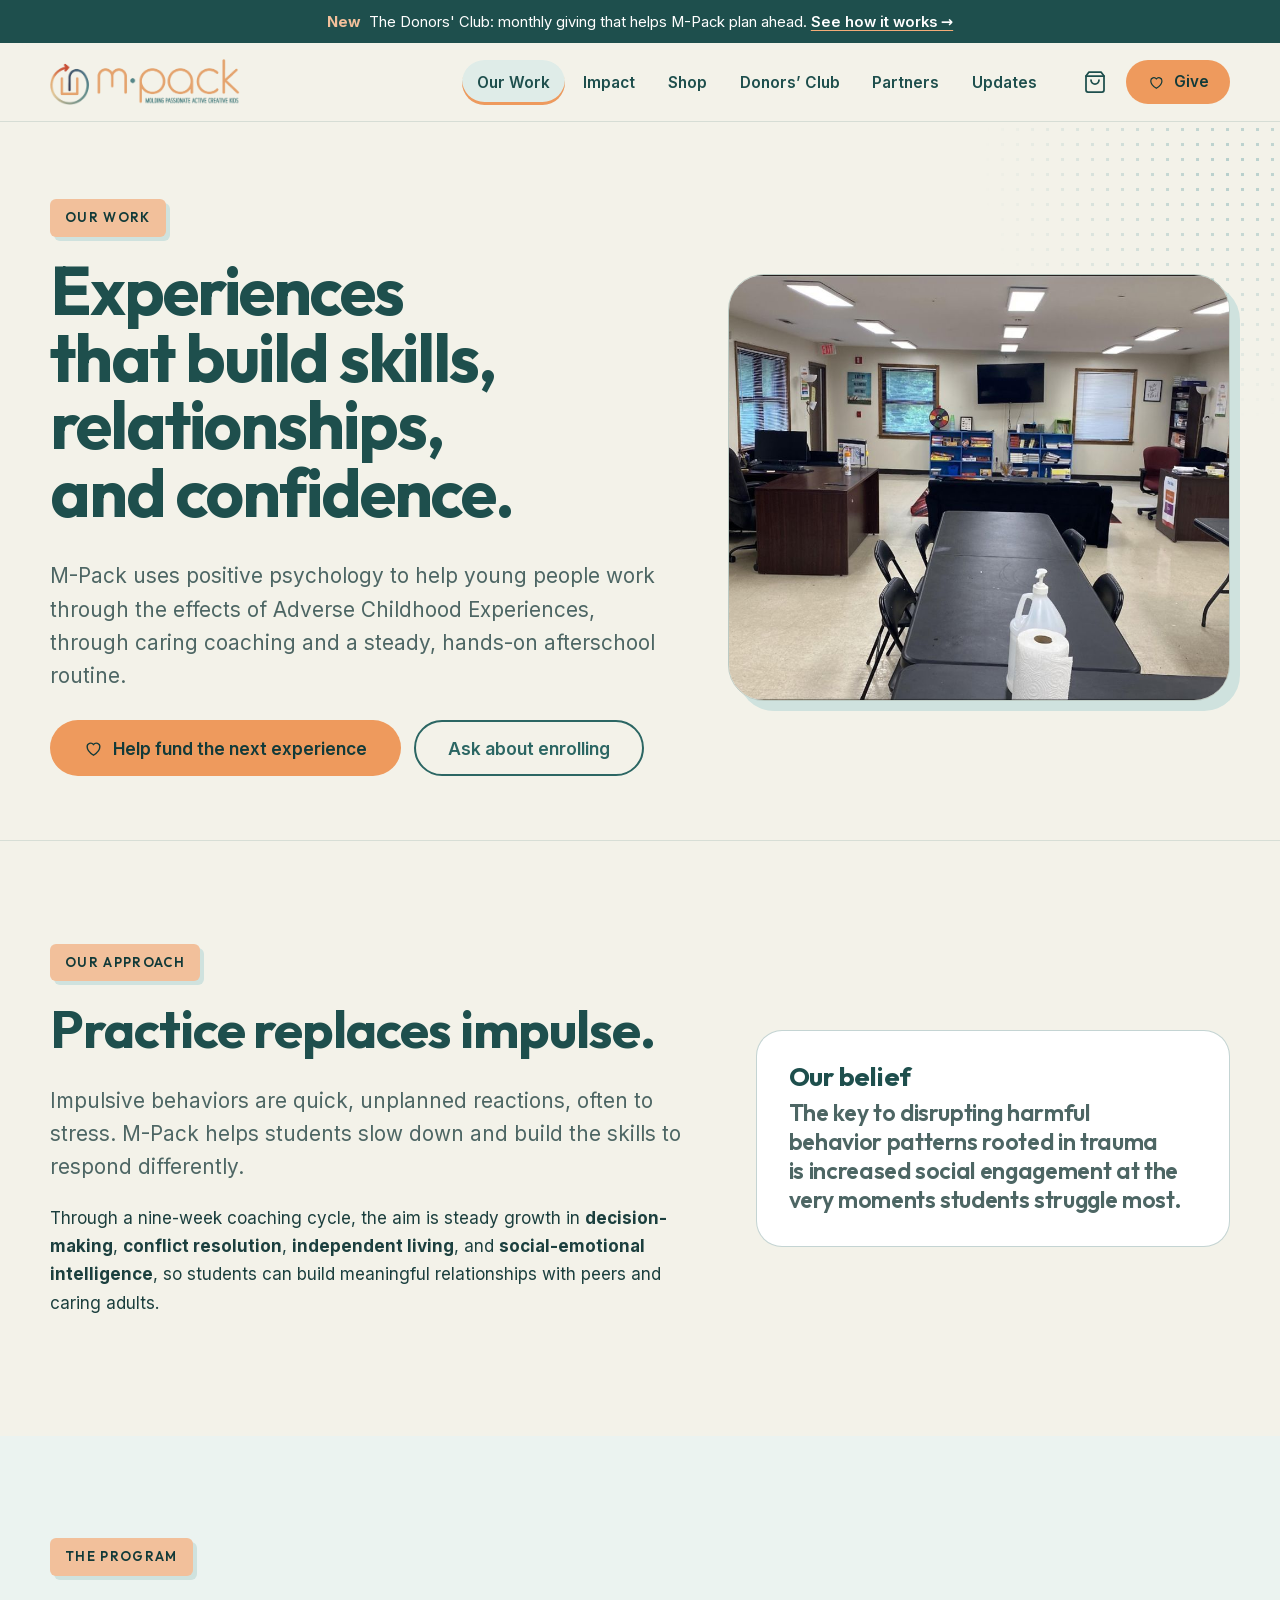
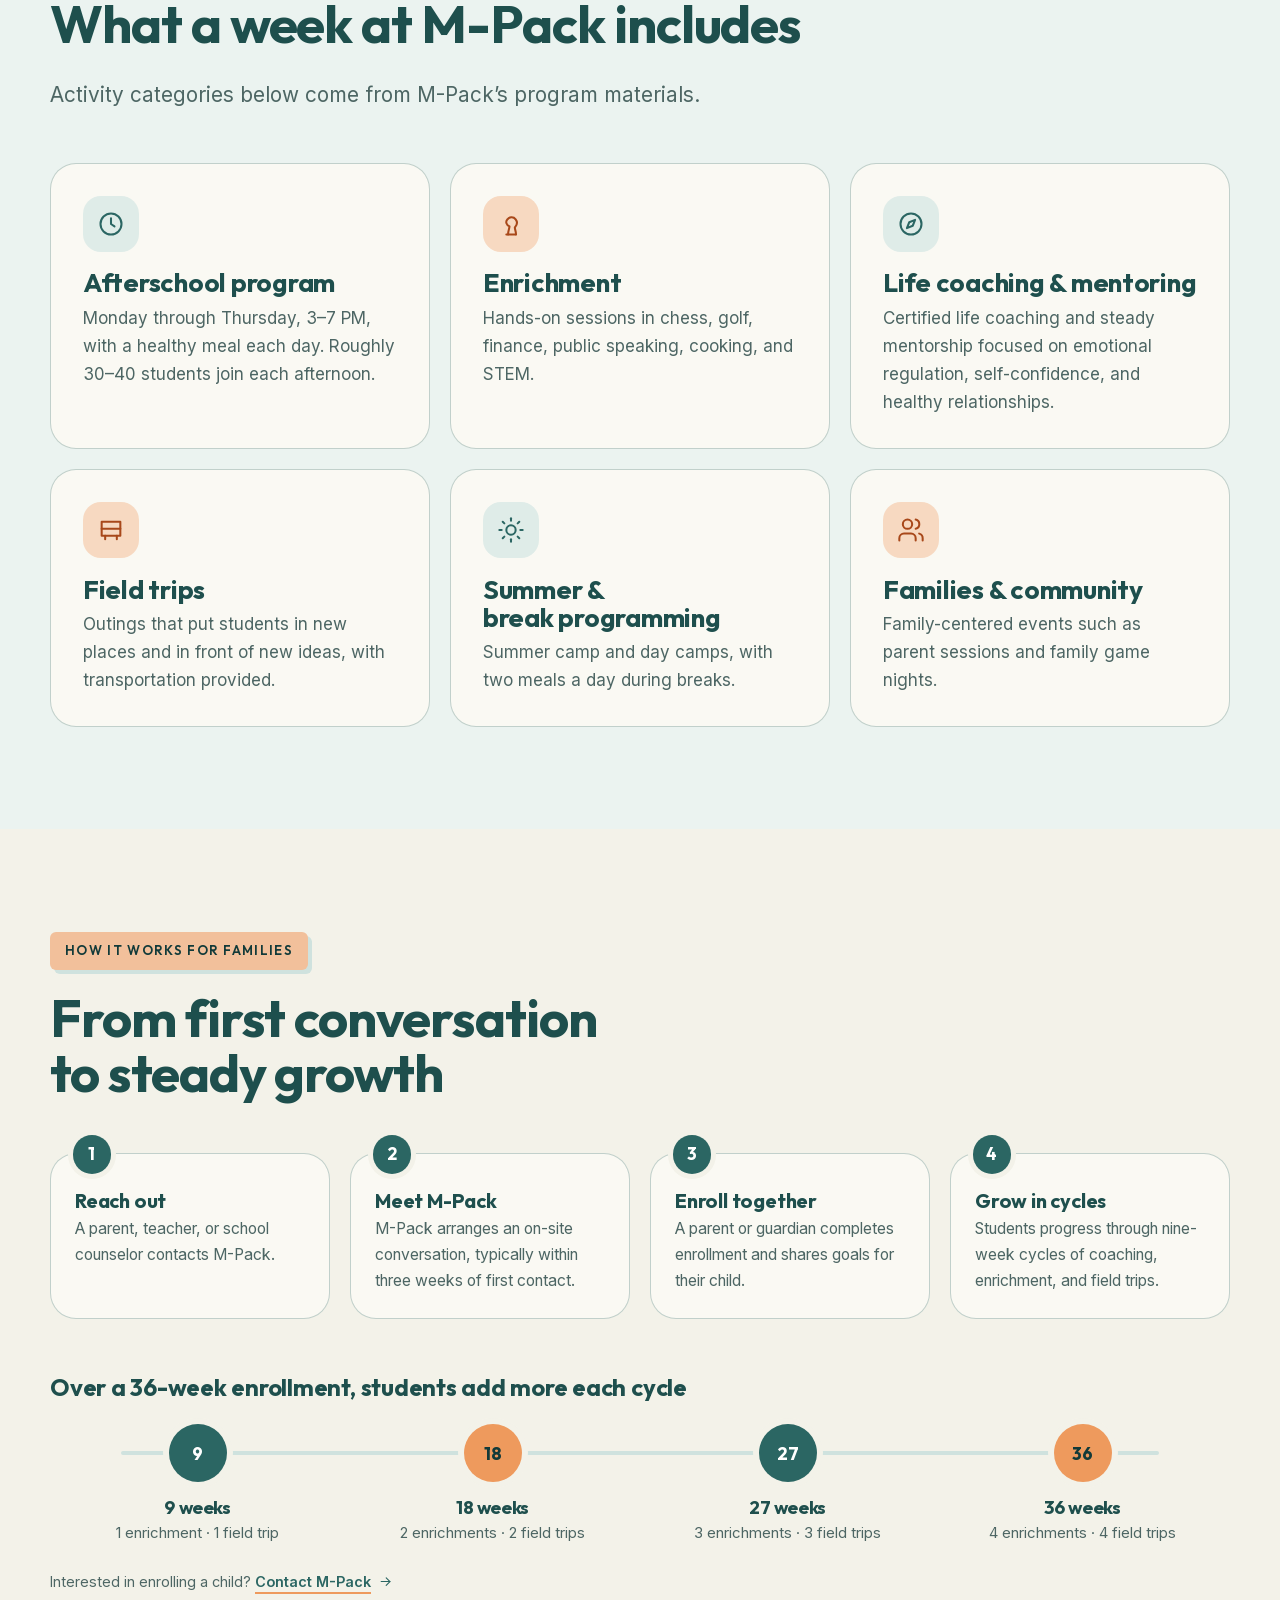
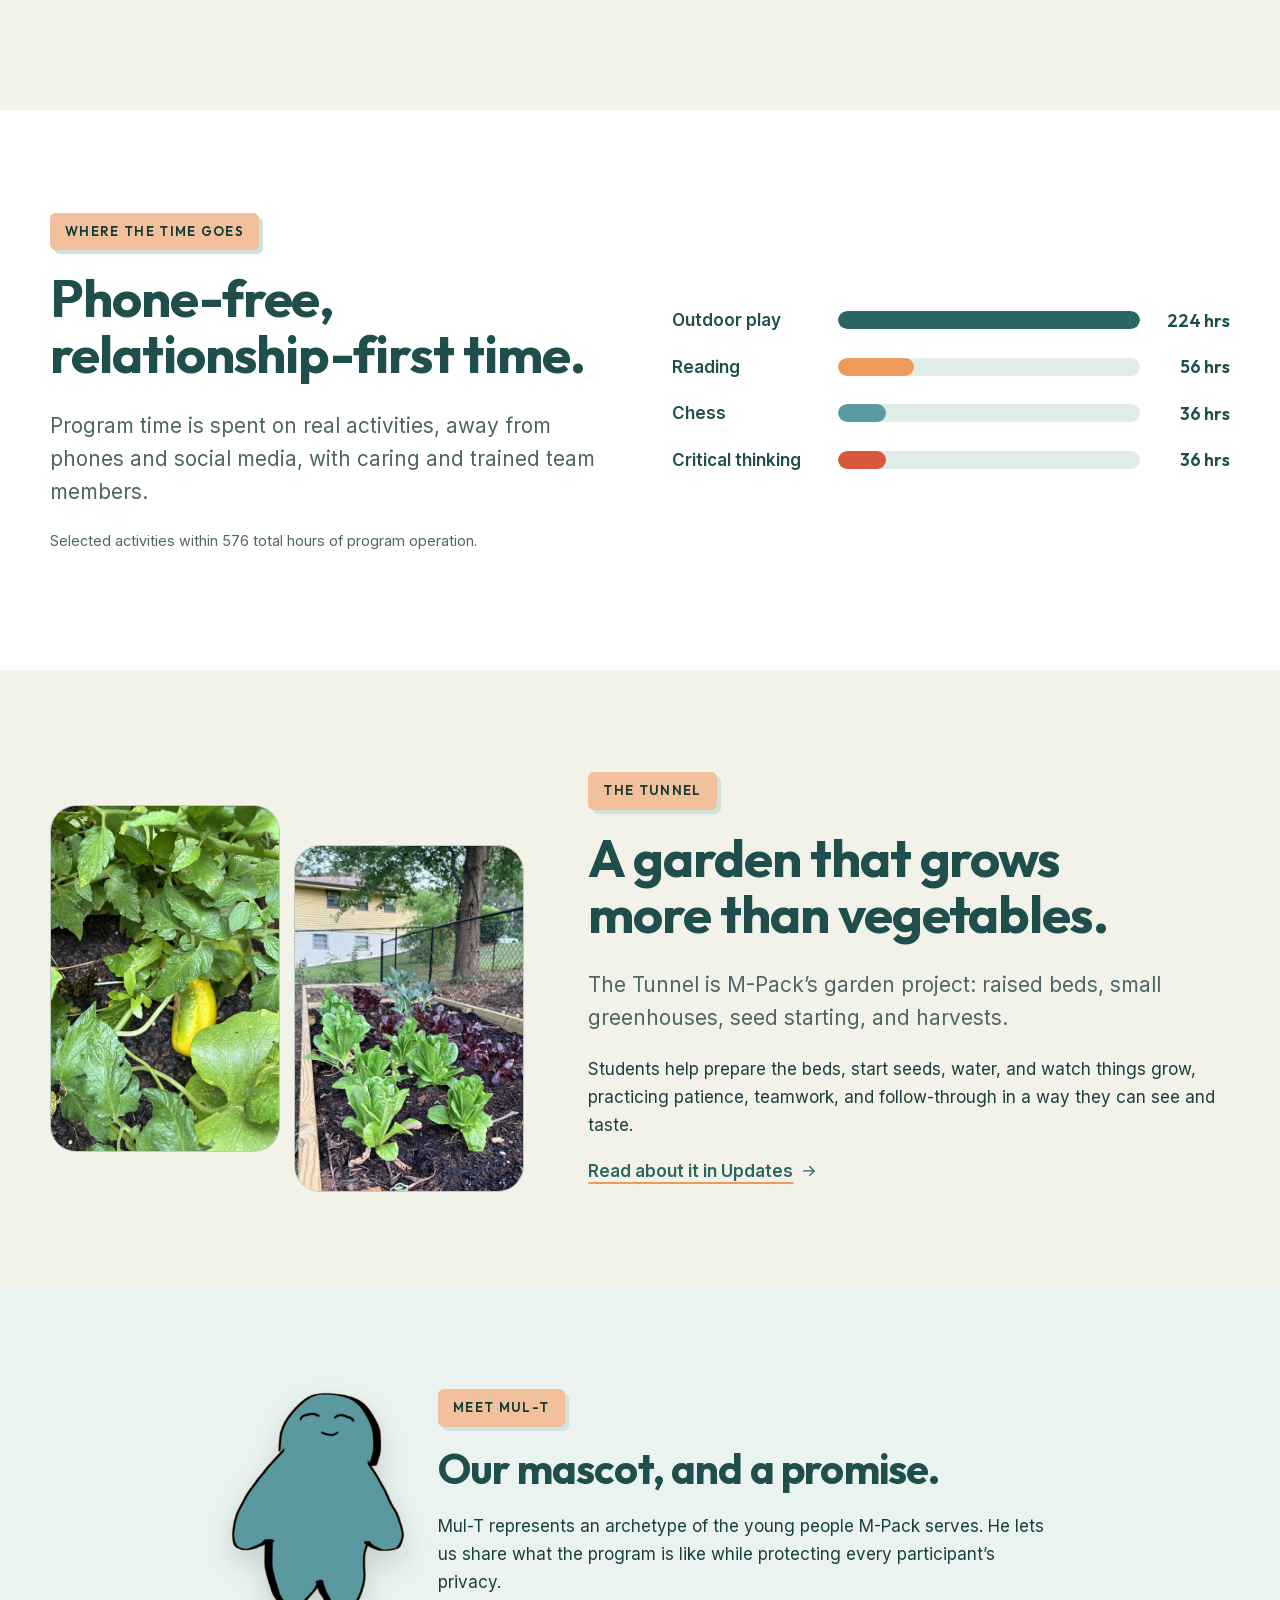
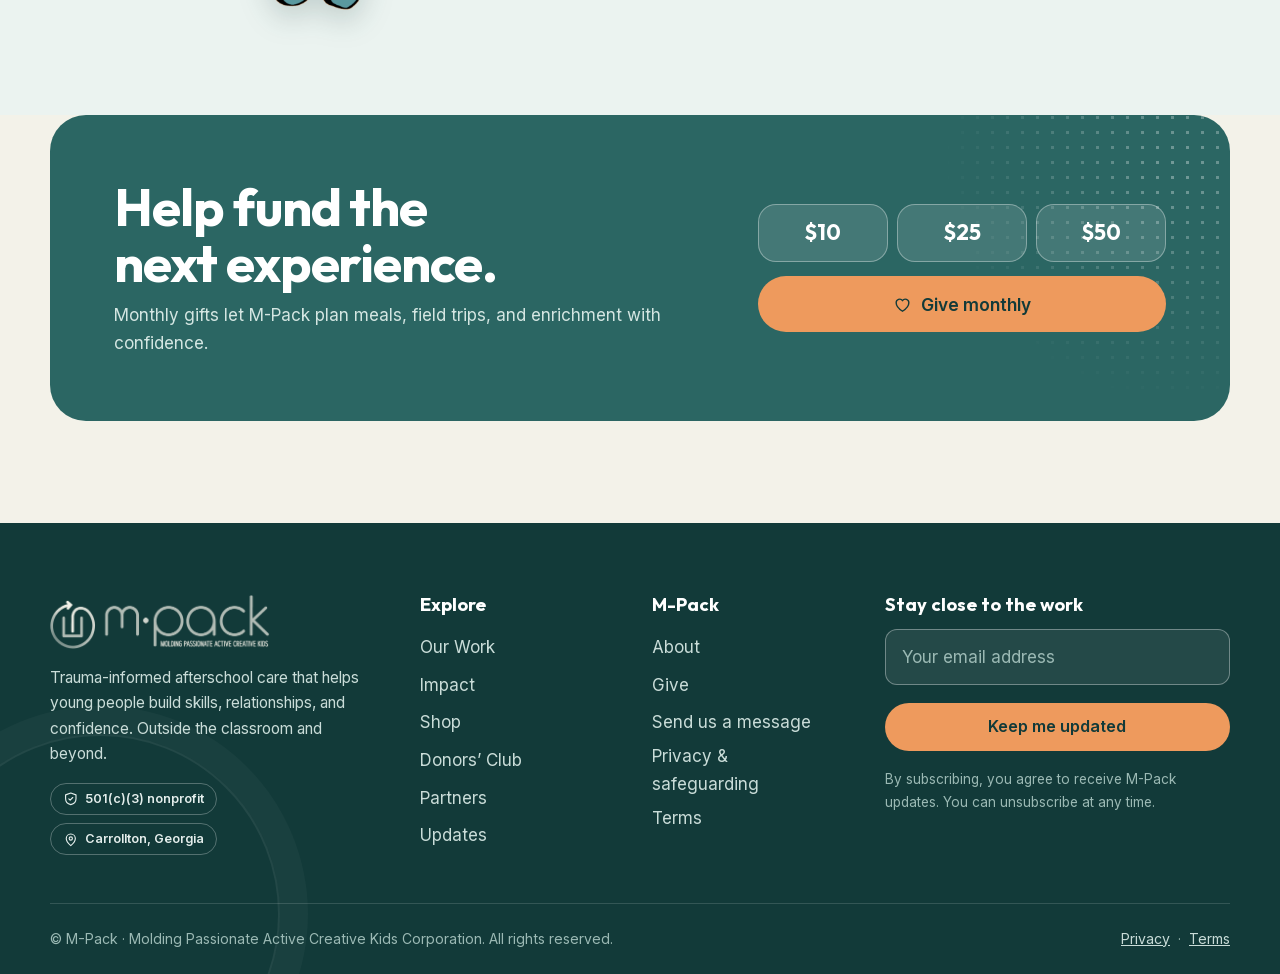
<file: our-work.html>
<!doctype html>
<html lang="en">
<head>
<meta charset="utf-8">
<meta name="viewport" content="width=device-width, initial-scale=1">
<title>Our Work | M-Pack</title>
<meta name="description" content="How M-Pack's trauma-informed afterschool program works: coaching, enrichment, field trips, and a garden, Monday through Thursday in Carrollton, Georgia.">
<meta name="theme-color" content="#1e4f4d">
<meta property="og:type" content="website">
<meta property="og:site_name" content="M-Pack">
<meta property="og:title" content="Our Work | M-Pack">
<meta property="og:description" content="How M-Pack's trauma-informed afterschool program works: coaching, enrichment, field trips, and a garden, Monday through Thursday in Carrollton, Georgia.">
<meta property="og:image" content="assets/img/photos/tunnel-sign.jpg">
<link rel="icon" href="assets/img/favicon.png" type="image/png">
<link rel="apple-touch-icon" href="assets/img/apple-touch-icon.png">
<link rel="preload" href="assets/fonts/outfit-var.woff2" as="font" type="font/woff2" crossorigin>
<link rel="stylesheet" href="assets/css/fonts.css">
<link rel="stylesheet" href="assets/css/main.css">
<script src="assets/js/config.js"></script>
<script src="assets/js/layout.js"></script>
</head>
<body>
<mpack-header></mpack-header>
<main id="main">
<section class="page-hero page-hero--photo">
  <div class="container">
    <div>
      <span class="tag">Our work</span>
      <h1>Experiences that build skills, relationships, and confidence.</h1>
      <p class="lead">M-&#8288;Pack uses positive psychology to help young people work through the effects of Adverse Childhood Experiences, through caring coaching and a steady, hands-on afterschool routine.</p>
      <div class="btn-row"><a class="btn btn--give btn--lg" href="give.html"><svg class="i " aria-hidden="true" focusable="false"><use href="#i-heart"></use></svg> Help fund the next experience</a><a class="btn btn--outline btn--lg" href="contact.html?reason=Enrollment">Ask about enrolling</a></div>
    </div>
    <div class="photo"><img src="assets/img/photos/space-classroom.jpg" width="1400" height="772" alt="A bright, orderly classroom with long tables, windows, and shelves." style="aspect-ratio:4/3.4"></div>
  </div>
</section>

<section class="section">
  <div class="container split split--wide-left">
    <div class="reveal">
      <span class="tag">Our approach</span>
      <h2>Practice replaces impulse.</h2>
      <p class="lead">Impulsive behaviors are quick, unplanned reactions, often to stress. M-&#8288;Pack helps students slow down and build the skills to respond differently.</p>
      <p>Through a nine-week coaching cycle, the aim is steady growth in <strong>decision-making</strong>, <strong>conflict resolution</strong>, <strong>independent living</strong>, and <strong>social-emotional intelligence</strong>, so students can build meaningful relationships with peers and caring adults.</p>
    </div>
    <div class="card card--plain reveal">
      <h3 style="margin-top:0">Our belief</h3>
      <p class="mission-quote" style="font-size:1.45rem">The key to disrupting harmful behavior patterns rooted in trauma is increased social engagement at the very moments students struggle most.</p>
    </div>
  </div>
</section>

<section class="section section--tint">
  <div class="container">
    <div class="section-head"><span class="tag">The program</span><h2>What a week at M-&#8288;Pack includes</h2><p class="lead">Activity categories below come from M-&#8288;Pack&rsquo;s program materials.</p></div>
    <div class="grid grid-3">
      <article class="card reveal"><span class="ico"><svg class="i" aria-hidden="true" focusable="false"><use href="#i-clock"></use></svg></span><h3>Afterschool program</h3><p>Monday through Thursday, 3&ndash;7 PM, with a healthy meal each day. Roughly 30&ndash;40 students join each afternoon.</p></article>
      <article class="card reveal"><span class="ico ico--orange"><svg class="i" aria-hidden="true" focusable="false"><use href="#i-chess"></use></svg></span><h3>Enrichment</h3><p>Hands-on sessions in chess, golf, finance, public speaking, cooking, and STEM.</p></article>
      <article class="card reveal"><span class="ico"><svg class="i" aria-hidden="true" focusable="false"><use href="#i-compass"></use></svg></span><h3>Life coaching &amp; mentoring</h3><p>Certified life coaching and steady mentorship focused on emotional regulation, self-confidence, and healthy relationships.</p></article>
      <article class="card reveal"><span class="ico ico--orange"><svg class="i" aria-hidden="true" focusable="false"><use href="#i-bus"></use></svg></span><h3>Field trips</h3><p>Outings that put students in new places and in front of new ideas, with transportation provided.</p></article>
      <article class="card reveal"><span class="ico"><svg class="i" aria-hidden="true" focusable="false"><use href="#i-sun"></use></svg></span><h3>Summer &amp; break programming</h3><p>Summer camp and day camps, with two meals a day during breaks.</p></article>
      <article class="card reveal"><span class="ico ico--orange"><svg class="i" aria-hidden="true" focusable="false"><use href="#i-users"></use></svg></span><h3>Families &amp; community</h3><p>Family-centered events such as parent sessions and family game nights.</p></article>
    </div>
  </div>
</section>

<section class="section">
  <div class="container">
    <div class="section-head"><span class="tag">How it works for families</span><h2>From first conversation to steady growth</h2></div>
    <ol class="steps" style="--cols:4">
      <li class="reveal"><h3>Reach out</h3><p>A parent, teacher, or school counselor contacts M-&#8288;Pack.</p></li>
      <li class="reveal"><h3>Meet M-&#8288;Pack</h3><p>M-&#8288;Pack arranges an on-site conversation, typically within three weeks of first contact.</p></li>
      <li class="reveal"><h3>Enroll together</h3><p>A parent or guardian completes enrollment and shares goals for their child.</p></li>
      <li class="reveal"><h3>Grow in cycles</h3><p>Students progress through nine-week cycles of coaching, enrichment, and field trips.</p></li>
    </ol>
    <div class="mt-4">
      <h3 style="font-size:1.5rem">Over a 36-week enrollment, students add more each cycle</h3>
      <div class="cycle mt-2">
        <div class="cycle-item"><div class="cycle-dot">9</div><h4>9 weeks</h4><p>1 enrichment &middot; 1 field trip</p></div>
        <div class="cycle-item"><div class="cycle-dot">18</div><h4>18 weeks</h4><p>2 enrichments &middot; 2 field trips</p></div>
        <div class="cycle-item"><div class="cycle-dot">27</div><h4>27 weeks</h4><p>3 enrichments &middot; 3 field trips</p></div>
        <div class="cycle-item"><div class="cycle-dot">36</div><h4>36 weeks</h4><p>4 enrichments &middot; 4 field trips</p></div>
      </div>
    </div>
    <p class="muted small mt-2">Interested in enrolling a child? <a class="link-arrow" href="contact.html?reason=Enrollment">Contact M-&#8288;Pack <svg class="i " aria-hidden="true" focusable="false"><use href="#i-arrow"></use></svg></a></p>
  </div>
</section>

<section class="section section--white">
  <div class="container split">
    <div class="reveal">
      <span class="tag">Where the time goes</span>
      <h2>Phone-free, relationship-first time.</h2>
      <p class="lead">Program time is spent on real activities, away from phones and social media, with caring and trained team members.</p>
      <p class="muted small">Selected activities within 576 total hours of program operation.</p>
    </div>
    <div class="bars reveal" role="img" aria-label="Hours by activity: outdoor play 224, reading 56, chess 36, critical thinking 36.">
      <div class="bar-row"><span>Outdoor play</span><div class="bar-track"><div class="bar-fill" data-w="100"></div></div><span class="bar-val">224 hrs</span></div>
      <div class="bar-row"><span>Reading</span><div class="bar-track"><div class="bar-fill" data-w="25"></div></div><span class="bar-val">56 hrs</span></div>
      <div class="bar-row"><span>Chess</span><div class="bar-track"><div class="bar-fill" data-w="16"></div></div><span class="bar-val">36 hrs</span></div>
      <div class="bar-row"><span>Critical thinking</span><div class="bar-track"><div class="bar-fill" data-w="16"></div></div><span class="bar-val">36 hrs</span></div>
    </div>
  </div>
</section>

<section class="section">
  <div class="container">
    <div class="split split--wide-right">
      <div class="photo-stack reveal">
        <img src="assets/img/photos/garden-squash.jpg" width="750" height="1000" alt="Green squash plants with a small yellow squash growing in garden soil." loading="lazy">
        <img src="assets/img/photos/garden-lettuce.jpg" width="506" height="900" alt="Rows of young lettuce growing in a raised garden bed." loading="lazy">
      </div>
      <div class="reveal">
        <span class="tag">The Tunnel</span>
        <h2>A garden that grows more than vegetables.</h2>
        <p class="lead">The Tunnel is M-&#8288;Pack&rsquo;s garden project: raised beds, small greenhouses, seed starting, and harvests.</p>
        <p>Students help prepare the beds, start seeds, water, and watch things grow, practicing patience, teamwork, and follow-through in a way they can see and taste.</p>
        <a class="link-arrow" href="updates.html">Read about it in Updates <svg class="i " aria-hidden="true" focusable="false"><use href="#i-arrow"></use></svg></a>
      </div>
    </div>
  </div>
</section>

<section class="section section--tint">
  <div class="container container--narrow">
    <div class="mascot-card reveal">
      <img src="assets/img/mascot-mult.png" width="180" height="220" alt="Mul-T, M-Pack&rsquo;s smiling teal mascot." loading="lazy">
      <div>
        <span class="tag">Meet Mul-T</span>
        <h2 style="font-size:clamp(1.8rem,1.2rem + 2vw,2.6rem)">Our mascot, and a promise.</h2>
        <p>Mul-T represents an archetype of the young people M-&#8288;Pack serves. He lets us share what the program is like while protecting every participant&rsquo;s privacy.</p>
      </div>
    </div>
  </div>
</section>

<section class="section" style="padding-top:0">
  <div class="container">
    <div class="cta-band reveal">
      <div><h2>Help fund the next experience.</h2><p>Monthly gifts let M-&#8288;Pack plan meals, field trips, and enrichment with confidence.</p></div>
      <div class="quick-give"><a href="give.html?amount=10&amp;freq=monthly">$10</a><a href="give.html?amount=25&amp;freq=monthly">$25</a><a href="give.html?amount=50&amp;freq=monthly">$50</a><a class="btn btn--give btn--lg" href="give.html"><svg class="i " aria-hidden="true" focusable="false"><use href="#i-heart"></use></svg> Give monthly</a></div>
    </div>
  </div>
</section>
</main>
<mpack-footer></mpack-footer>
<mpack-mobile-cta></mpack-mobile-cta>
<script src="assets/js/data.js" defer></script>
<script src="assets/js/art.js" defer></script>
<script src="assets/js/app.js" defer></script>
</body>
</html>
</file>
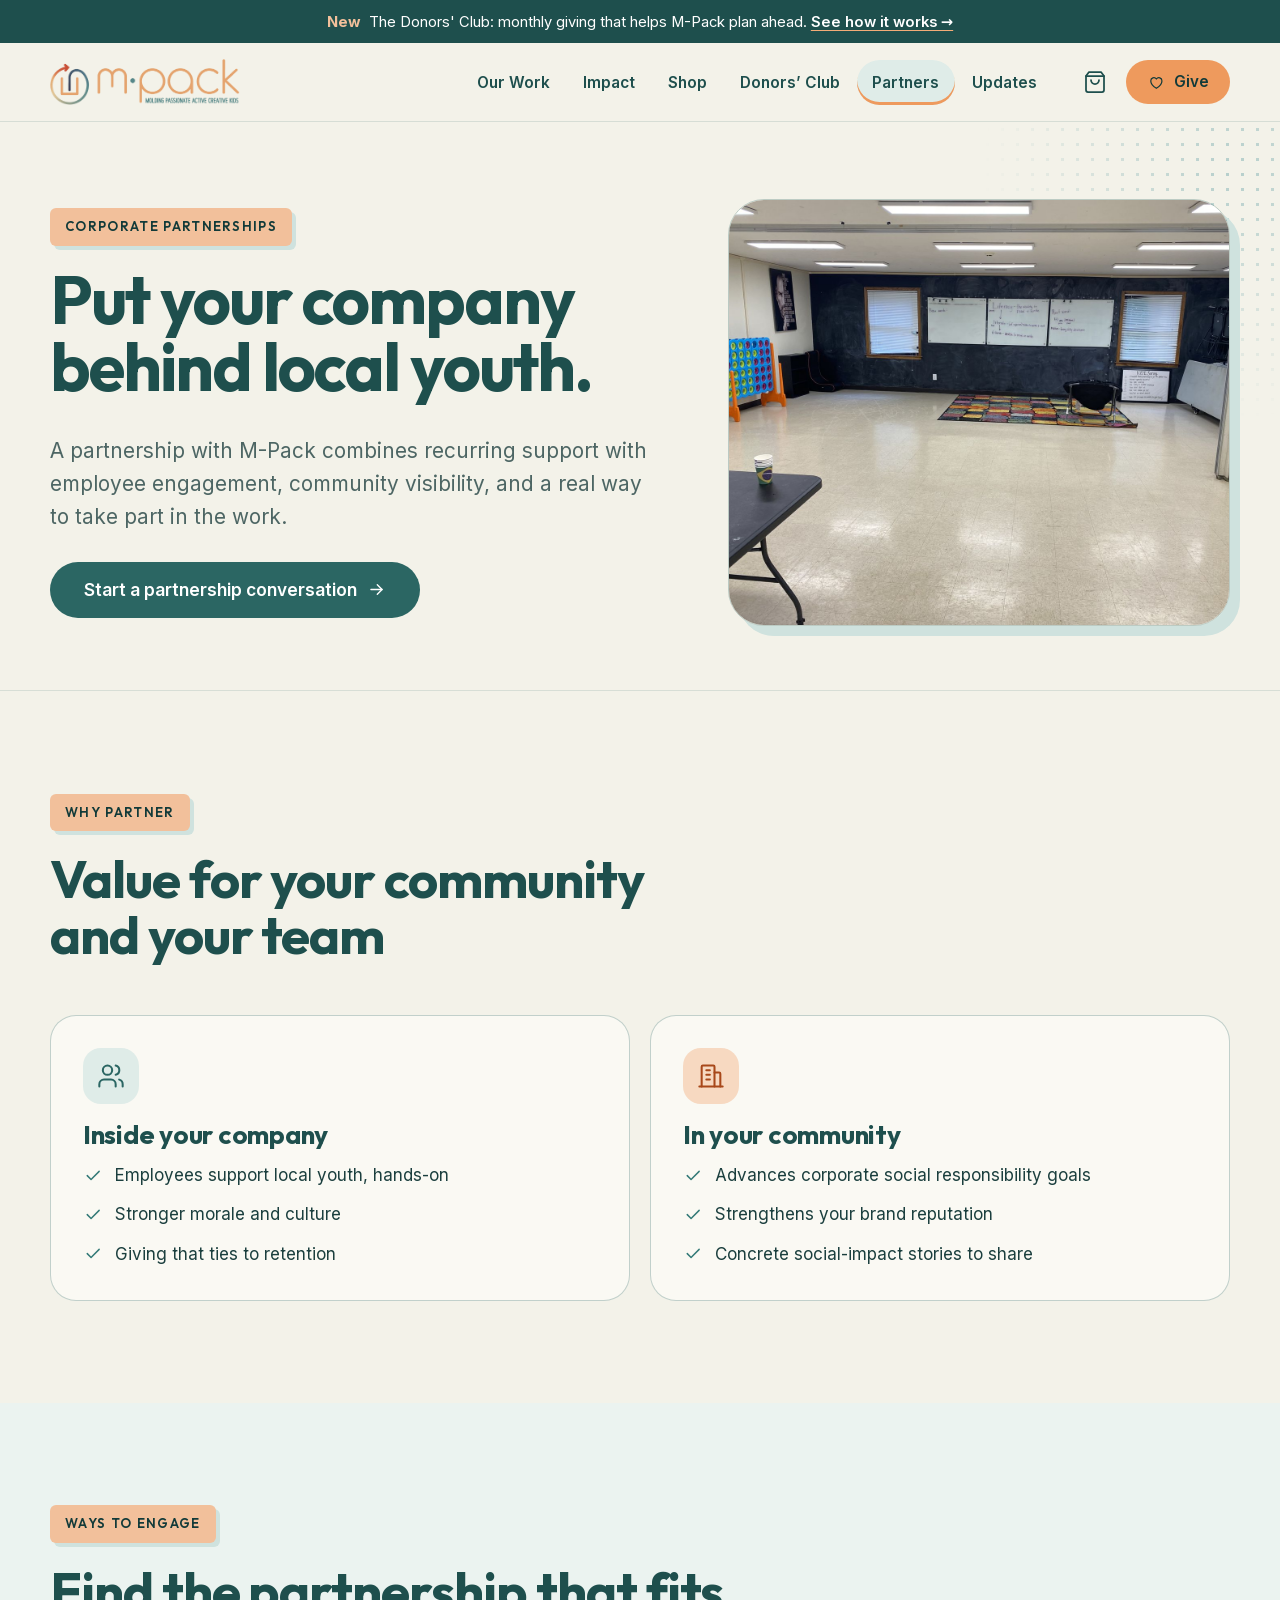
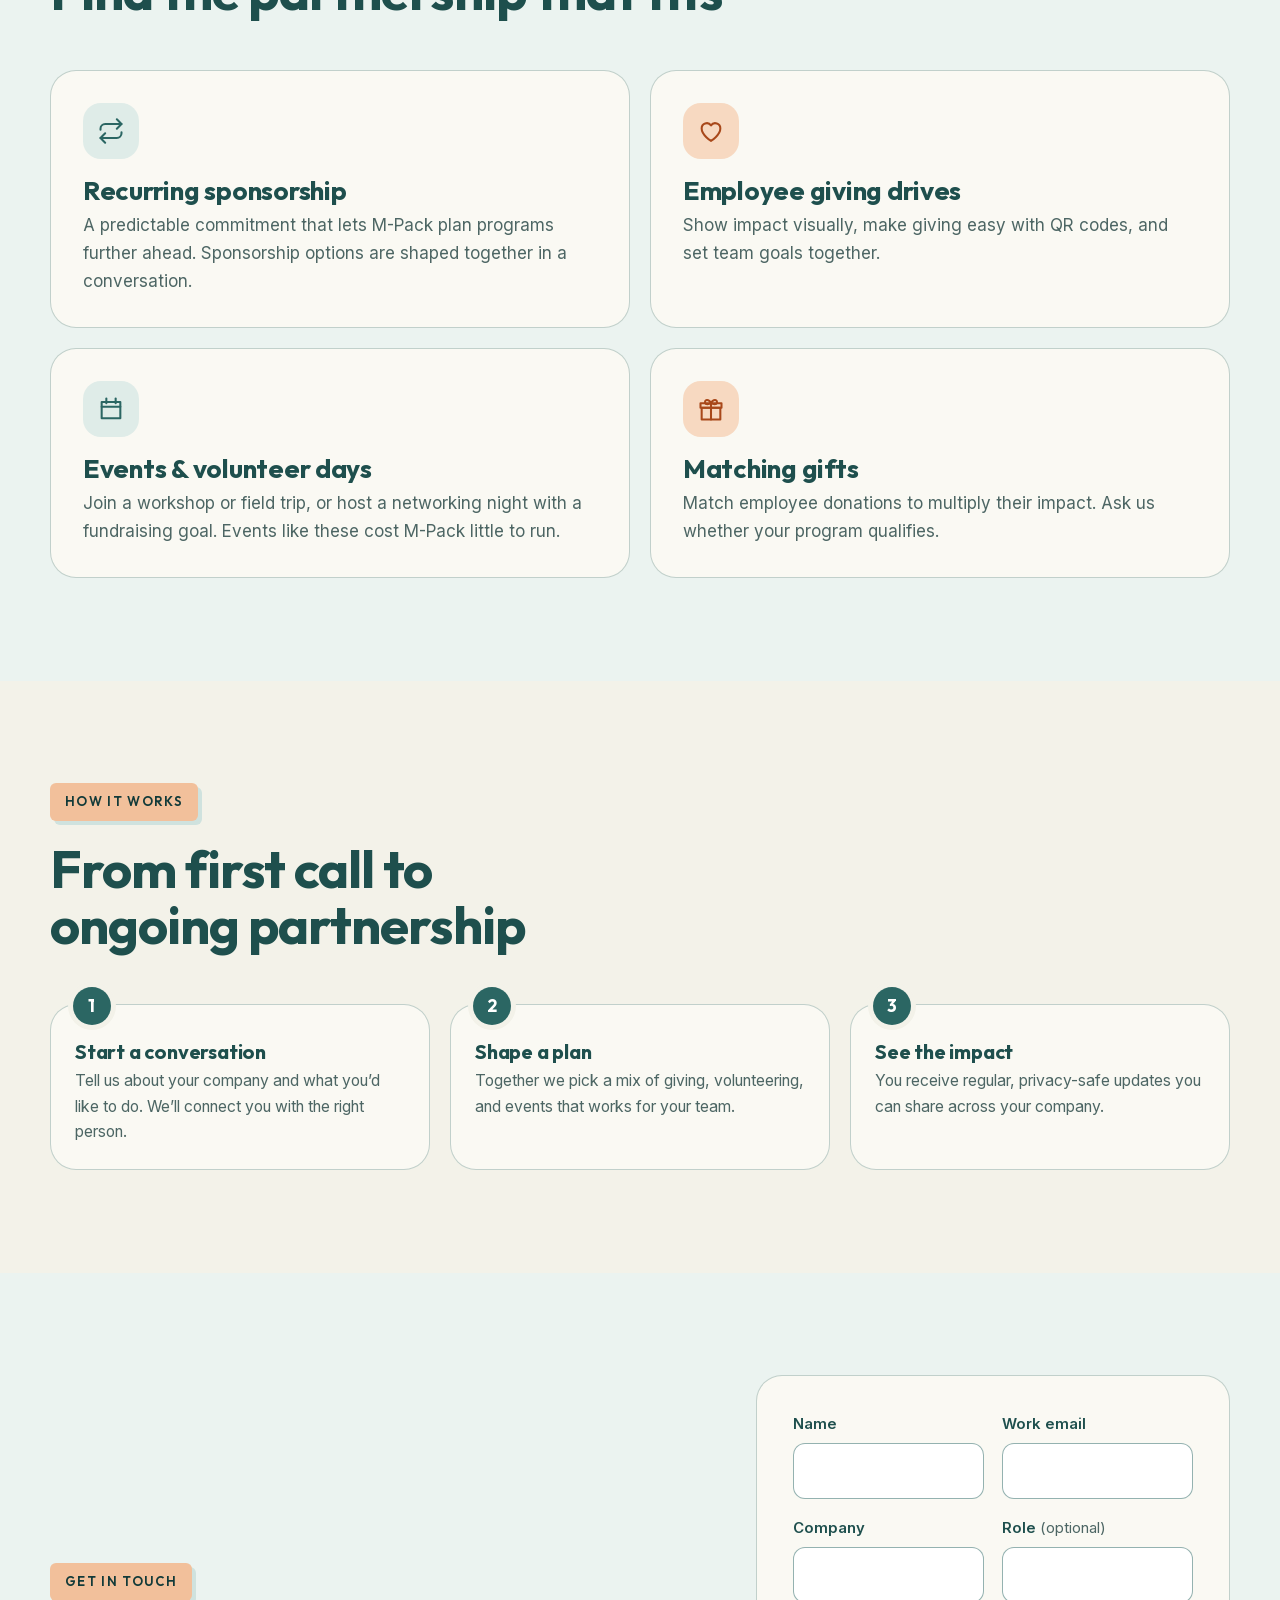
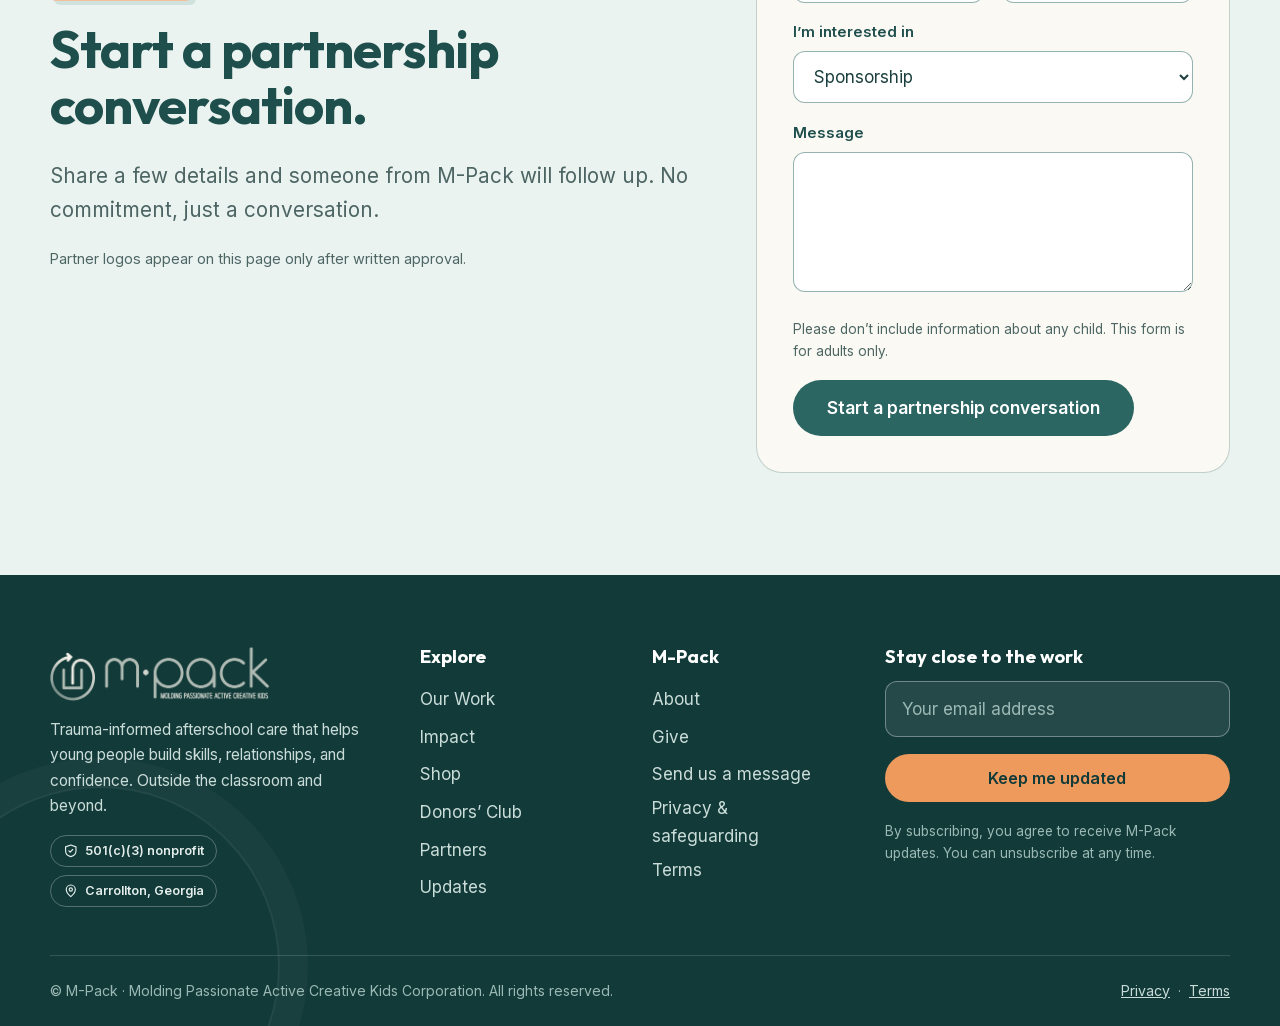
<file: partners.html>
<!doctype html>
<html lang="en">
<head>
<meta charset="utf-8">
<meta name="viewport" content="width=device-width, initial-scale=1">
<title>Corporate partnerships | M-Pack</title>
<meta name="description" content="Put your company behind local youth. Recurring sponsorship, employee giving, volunteer days, and events with M-Pack in Carrollton, Georgia.">
<meta name="theme-color" content="#1e4f4d">
<meta property="og:type" content="website">
<meta property="og:site_name" content="M-Pack">
<meta property="og:title" content="Corporate partnerships | M-Pack">
<meta property="og:description" content="Put your company behind local youth. Recurring sponsorship, employee giving, volunteer days, and events with M-Pack in Carrollton, Georgia.">
<meta property="og:image" content="assets/img/photos/tunnel-sign.jpg">
<link rel="icon" href="assets/img/favicon.png" type="image/png">
<link rel="apple-touch-icon" href="assets/img/apple-touch-icon.png">
<link rel="preload" href="assets/fonts/outfit-var.woff2" as="font" type="font/woff2" crossorigin>
<link rel="stylesheet" href="assets/css/fonts.css">
<link rel="stylesheet" href="assets/css/main.css">
<script src="assets/js/config.js"></script>
<script src="assets/js/layout.js"></script>
</head>
<body>
<mpack-header></mpack-header>
<main id="main">
<section class="page-hero page-hero--photo">
  <div class="container">
    <div>
      <span class="tag">Corporate partnerships</span>
      <h1>Put your company behind local youth.</h1>
      <p class="lead">A partnership with M-&#8288;Pack combines recurring support with employee engagement, community visibility, and a real way to take part in the work.</p>
      <div class="btn-row"><a class="btn btn--primary btn--lg" href="#inquiry" data-track="partner-inquiry">Start a partnership conversation <svg class="i i-arrow" aria-hidden="true" focusable="false"><use href="#i-arrow"></use></svg></a></div>
    </div>
    <div class="photo"><img src="assets/img/photos/space-activity.jpg" width="1400" height="1050" alt="M-Pack&rsquo;s open activity room with a giant game board and colorful rug." style="aspect-ratio:4/3.4"></div>
  </div>
</section>

<section class="section">
  <div class="container">
    <div class="section-head"><span class="tag">Why partner</span><h2>Value for your community and your team</h2></div>
    <div class="grid grid-2">
      <article class="card reveal"><span class="ico"><svg class="i" aria-hidden="true" focusable="false"><use href="#i-users"></use></svg></span><h3>Inside your company</h3><ul class="checks mt-1"><li><svg class="i " aria-hidden="true" focusable="false"><use href="#i-check"></use></svg> Employees support local youth, hands-on</li><li><svg class="i " aria-hidden="true" focusable="false"><use href="#i-check"></use></svg> Stronger morale and culture</li><li><svg class="i " aria-hidden="true" focusable="false"><use href="#i-check"></use></svg> Giving that ties to retention</li></ul></article>
      <article class="card reveal"><span class="ico ico--orange"><svg class="i" aria-hidden="true" focusable="false"><use href="#i-building"></use></svg></span><h3>In your community</h3><ul class="checks mt-1"><li><svg class="i " aria-hidden="true" focusable="false"><use href="#i-check"></use></svg> Advances corporate social responsibility goals</li><li><svg class="i " aria-hidden="true" focusable="false"><use href="#i-check"></use></svg> Strengthens your brand reputation</li><li><svg class="i " aria-hidden="true" focusable="false"><use href="#i-check"></use></svg> Concrete social-impact stories to share</li></ul></article>
    </div>
  </div>
</section>

<section class="section section--tint">
  <div class="container">
    <div class="section-head"><span class="tag">Ways to engage</span><h2>Find the partnership that fits</h2></div>
    <div class="grid grid-2">
      <article class="card reveal"><span class="ico"><svg class="i" aria-hidden="true" focusable="false"><use href="#i-repeat"></use></svg></span><h3>Recurring sponsorship</h3><p>A predictable commitment that lets M-&#8288;Pack plan programs further ahead. Sponsorship options are shaped together in a conversation.</p></article>
      <article class="card reveal"><span class="ico ico--orange"><svg class="i" aria-hidden="true" focusable="false"><use href="#i-heart"></use></svg></span><h3>Employee giving drives</h3><p>Show impact visually, make giving easy with QR codes, and set team goals together.</p></article>
      <article class="card reveal"><span class="ico"><svg class="i" aria-hidden="true" focusable="false"><use href="#i-calendar"></use></svg></span><h3>Events &amp; volunteer days</h3><p>Join a workshop or field trip, or host a networking night with a fundraising goal. Events like these cost M-&#8288;Pack little to run.</p></article>
      <article class="card reveal"><span class="ico ico--orange"><svg class="i" aria-hidden="true" focusable="false"><use href="#i-gift"></use></svg></span><h3>Matching gifts</h3><p>Match employee donations to multiply their impact. Ask us whether your program qualifies.</p></article>
    </div>
  </div>
</section>

<section class="section">
  <div class="container">
    <div class="section-head"><span class="tag">How it works</span><h2>From first call to ongoing partnership</h2></div>
    <ol class="steps">
      <li class="reveal"><h3>Start a conversation</h3><p>Tell us about your company and what you&rsquo;d like to do. We&rsquo;ll connect you with the right person.</p></li>
      <li class="reveal"><h3>Shape a plan</h3><p>Together we pick a mix of giving, volunteering, and events that works for your team.</p></li>
      <li class="reveal"><h3>See the impact</h3><p>You receive regular, privacy-safe updates you can share across your company.</p></li>
    </ol>
  </div>
</section>

<section class="section section--tint" id="inquiry">
  <div class="container split split--wide-left">
    <div class="reveal">
      <span class="tag">Get in touch</span>
      <h2>Start a partnership conversation.</h2>
      <p class="lead">Share a few details and someone from M-&#8288;Pack will follow up. No commitment, just a conversation.</p>
      <p class="muted small">Partner logos appear on this page only after written approval.</p>
    </div>
    <div data-form-wrap class="reveal">
      <form class="form panel" data-form="partner" novalidate>
        <div class="form-row">
          <div class="field"><label for="p-name">Name</label><input id="p-name" name="name" autocomplete="name" required></div>
          <div class="field"><label for="p-email">Work email</label><input id="p-email" name="email" type="email" autocomplete="email" required></div>
        </div>
        <div class="form-row">
          <div class="field"><label for="p-company">Company</label><input id="p-company" name="company" autocomplete="organization" required></div>
          <div class="field"><label for="p-role">Role <span class="opt">(optional)</span></label><input id="p-role" name="role" autocomplete="organization-title"></div>
        </div>
        <div class="field"><label for="p-interest">I&rsquo;m interested in</label>
          <select id="p-interest" name="interest"><option>Sponsorship</option><option>Employee Giving</option><option>Volunteer / Event</option><option>Matching Gifts</option><option>Other</option></select></div>
        <div class="field"><label for="p-message">Message</label><textarea id="p-message" name="message" required></textarea></div>
        <div class="hp" aria-hidden="true"><label>Leave blank<input type="text" name="website" tabindex="-1" autocomplete="off"></label></div>
        <p class="consent">Please don&rsquo;t include information about any child. This form is for adults only.</p>
        <div><button class="btn btn--primary btn--lg" type="submit" data-track="partner-inquiry-submit">Start a partnership conversation</button></div>
        <p class="form-error" role="alert"></p>
      </form>
      <div class="form-success" role="status"><svg class="i " aria-hidden="true" focusable="false"><use href="#i-check"></use></svg><div><h3>Thank you. Your message is in.</h3><p>Someone from M-&#8288;Pack will follow up about a partnership conversation.</p></div></div>
    </div>
  </div>
</section>
</main>
<mpack-footer></mpack-footer>
<mpack-mobile-cta></mpack-mobile-cta>
<script src="assets/js/data.js" defer></script>
<script src="assets/js/art.js" defer></script>
<script src="assets/js/app.js" defer></script>
</body>
</html>
</file>
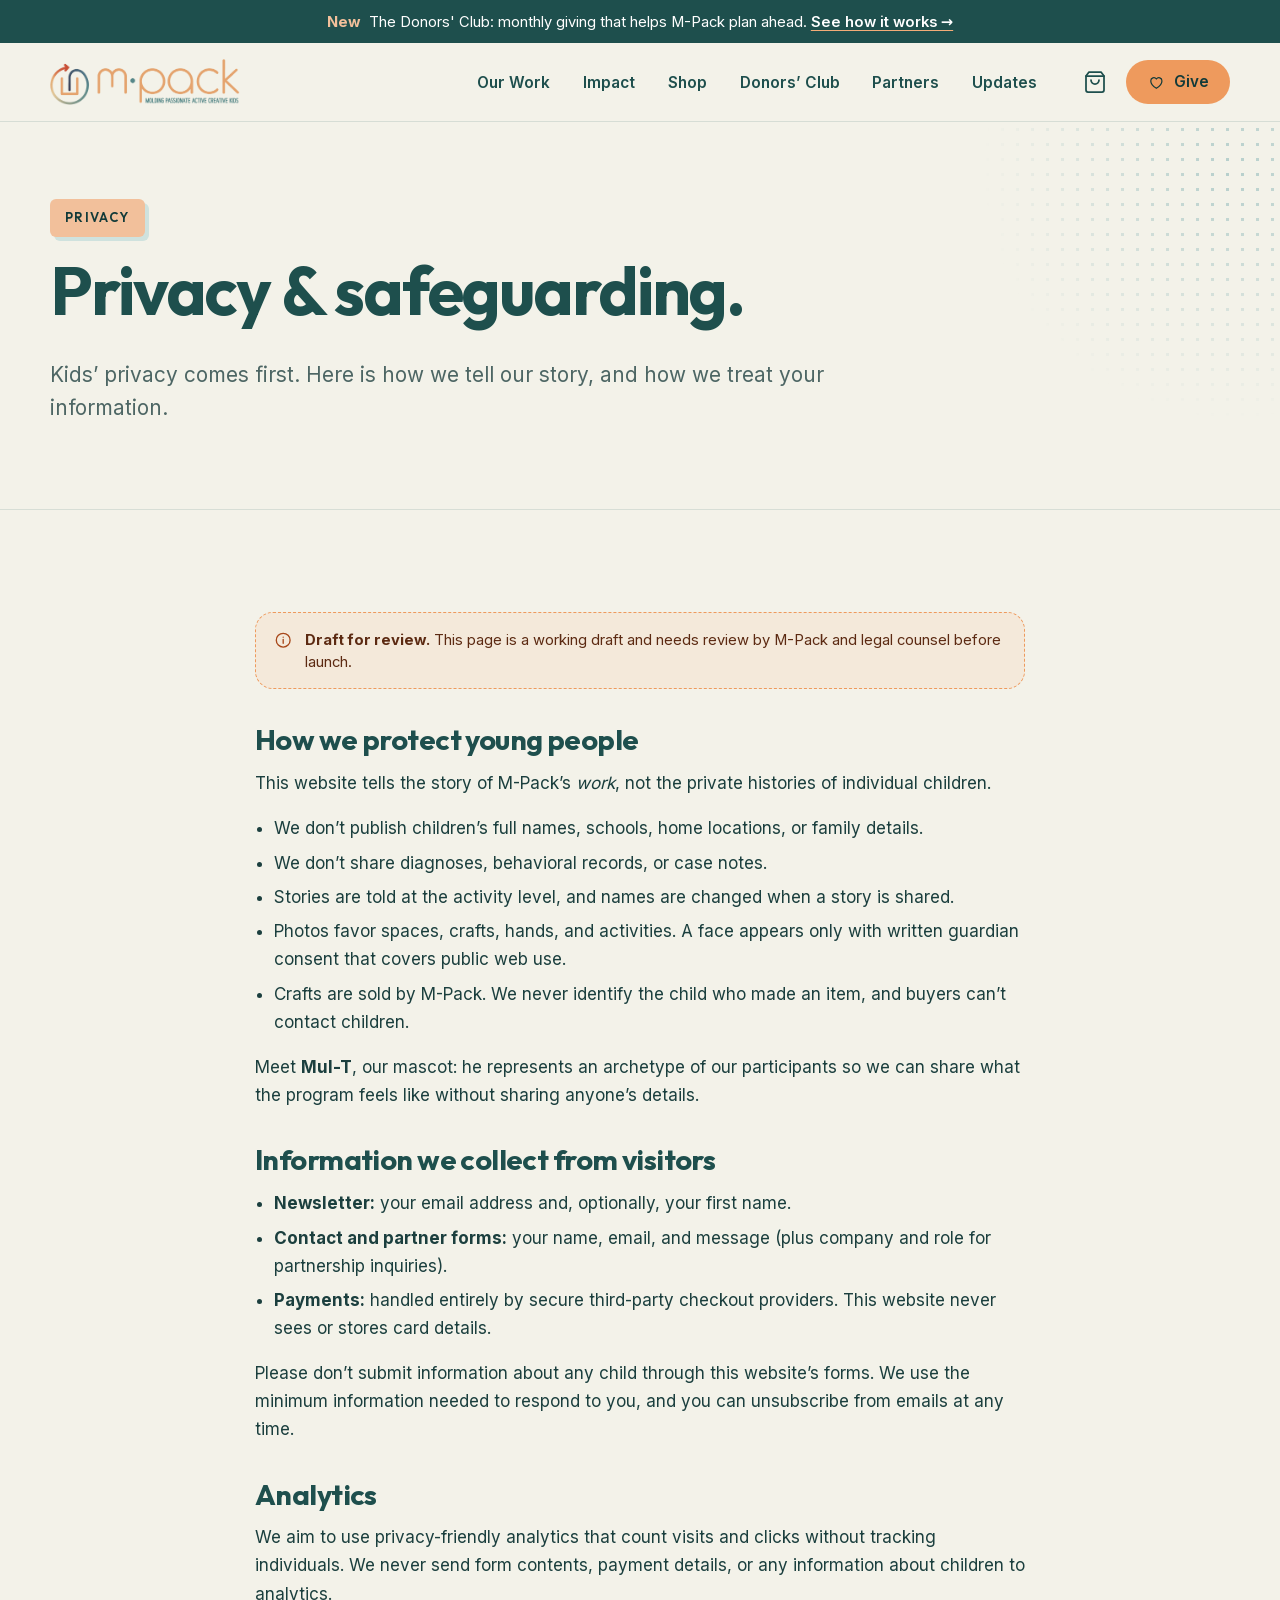
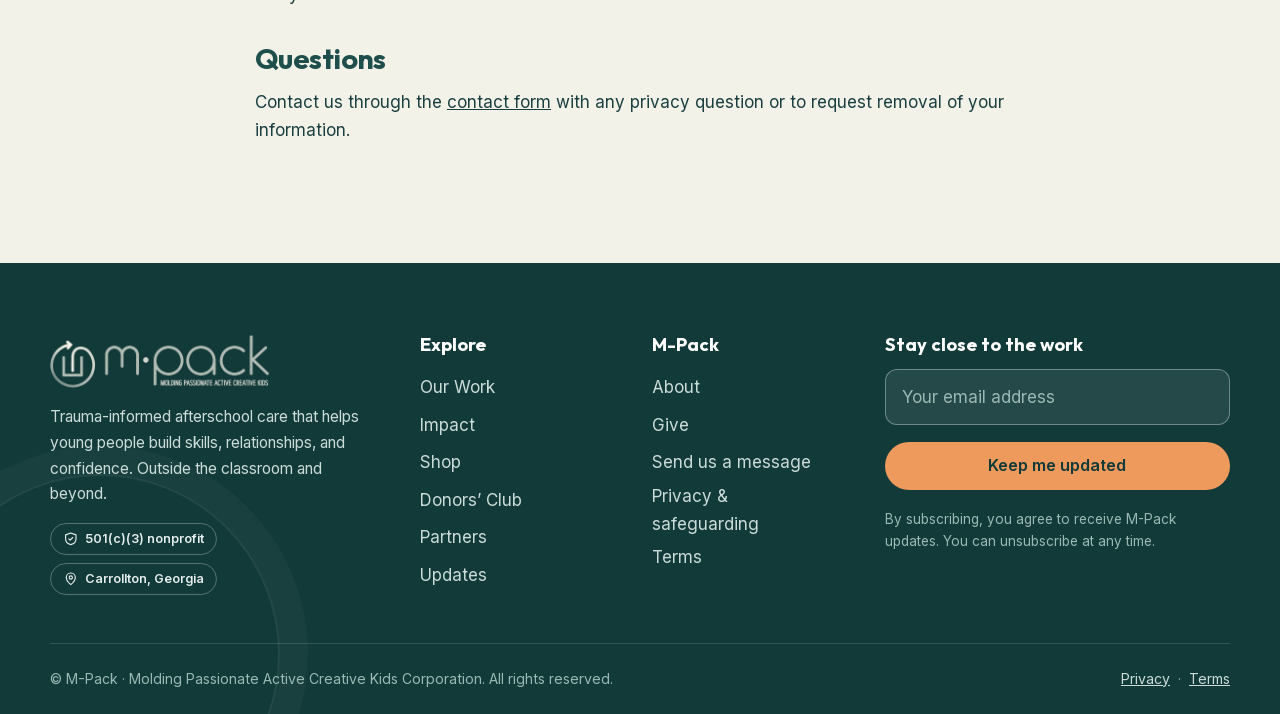
<file: privacy.html>
<!doctype html>
<html lang="en">
<head>
<meta charset="utf-8">
<meta name="viewport" content="width=device-width, initial-scale=1">
<title>Privacy & safeguarding | M-Pack</title>
<meta name="description" content="How M-Pack protects the privacy of the young people it serves and the visitors to this website.">
<meta name="theme-color" content="#1e4f4d">
<meta property="og:type" content="website">
<meta property="og:site_name" content="M-Pack">
<meta property="og:title" content="Privacy & safeguarding | M-Pack">
<meta property="og:description" content="How M-Pack protects the privacy of the young people it serves and the visitors to this website.">
<meta property="og:image" content="assets/img/photos/tunnel-sign.jpg">
<link rel="icon" href="assets/img/favicon.png" type="image/png">
<link rel="apple-touch-icon" href="assets/img/apple-touch-icon.png">
<link rel="preload" href="assets/fonts/outfit-var.woff2" as="font" type="font/woff2" crossorigin>
<link rel="stylesheet" href="assets/css/fonts.css">
<link rel="stylesheet" href="assets/css/main.css">
<script src="assets/js/config.js"></script>
<script src="assets/js/layout.js"></script>
</head>
<body>
<mpack-header></mpack-header>
<main id="main">
<section class="page-hero">
  <div class="container">
    <span class="tag">Privacy</span>
    <h1>Privacy &amp; safeguarding.</h1>
    <p class="lead">Kids&rsquo; privacy comes first. Here is how we tell our story, and how we treat your information.</p>
  </div>
</section>

<section class="section">
  <div class="container container--narrow prose">
    <div class="notice" style="margin-bottom:2rem"><svg class="i " aria-hidden="true" focusable="false"><use href="#i-info"></use></svg><div><strong>Draft for review.</strong> This page is a working draft and needs review by M-&#8288;Pack and legal counsel before launch.</div></div>
    <h2>How we protect young people</h2>
    <p>This website tells the story of M-&#8288;Pack&rsquo;s <em>work</em>, not the private histories of individual children.</p>
    <ul>
      <li>We don&rsquo;t publish children&rsquo;s full names, schools, home locations, or family details.</li>
      <li>We don&rsquo;t share diagnoses, behavioral records, or case notes.</li>
      <li>Stories are told at the activity level, and names are changed when a story is shared.</li>
      <li>Photos favor spaces, crafts, hands, and activities. A face appears only with written guardian consent that covers public web use.</li>
      <li>Crafts are sold by M-&#8288;Pack. We never identify the child who made an item, and buyers can&rsquo;t contact children.</li>
    </ul>
    <p>Meet <strong>Mul-T</strong>, our mascot: he represents an archetype of our participants so we can share what the program feels like without sharing anyone&rsquo;s details.</p>
    <h2>Information we collect from visitors</h2>
    <ul>
      <li><strong>Newsletter:</strong> your email address and, optionally, your first name.</li>
      <li><strong>Contact and partner forms:</strong> your name, email, and message (plus company and role for partnership inquiries).</li>
      <li><strong>Payments:</strong> handled entirely by secure third-party checkout providers. This website never sees or stores card details.</li>
    </ul>
    <p>Please don&rsquo;t submit information about any child through this website&rsquo;s forms. We use the minimum information needed to respond to you, and you can unsubscribe from emails at any time.</p>
    <h2>Analytics</h2>
    <p>We aim to use privacy-friendly analytics that count visits and clicks without tracking individuals. We never send form contents, payment details, or any information about children to analytics.</p>
    <h2>Questions</h2>
    <p>Contact us through the <a href="contact.html">contact form</a> with any privacy question or to request removal of your information.</p>
  </div>
</section>
</main>
<mpack-footer></mpack-footer>
<mpack-mobile-cta></mpack-mobile-cta>
<script src="assets/js/data.js" defer></script>
<script src="assets/js/art.js" defer></script>
<script src="assets/js/app.js" defer></script>
</body>
</html>
</file>
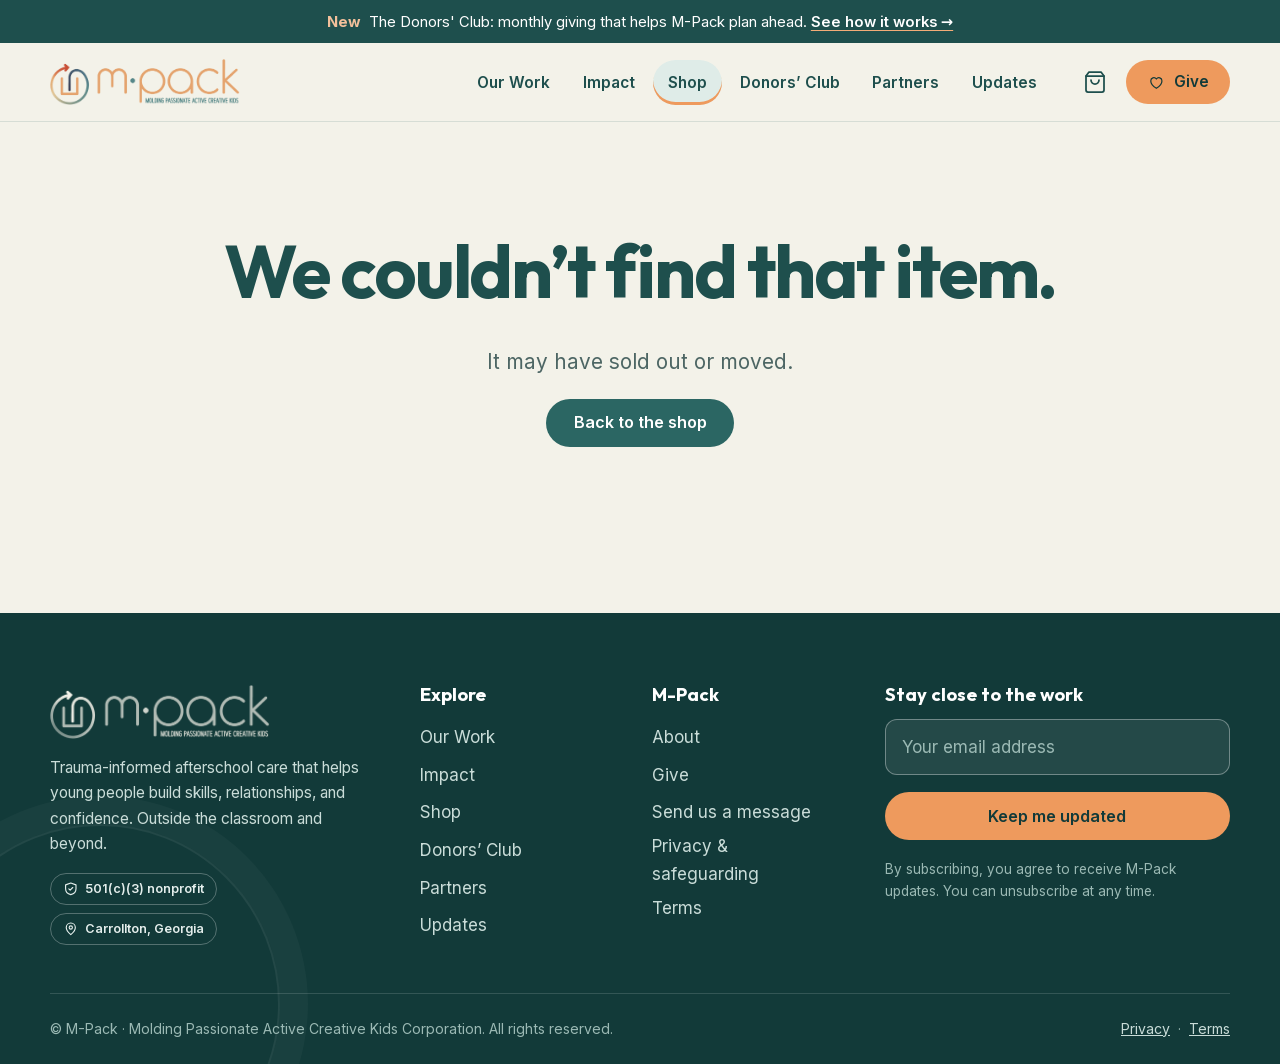
<file: product.html>
<!doctype html>
<html lang="en">
<head>
<meta charset="utf-8">
<meta name="viewport" content="width=device-width, initial-scale=1">
<title>Product | M-Pack</title>
<meta name="description" content="A craft or merch item that supports M-Pack's programs.">
<meta name="theme-color" content="#1e4f4d">
<meta property="og:type" content="website">
<meta property="og:site_name" content="M-Pack">
<meta property="og:title" content="Product | M-Pack">
<meta property="og:description" content="A craft or merch item that supports M-Pack's programs.">
<meta property="og:image" content="assets/img/photos/tunnel-sign.jpg">
<link rel="icon" href="assets/img/favicon.png" type="image/png">
<link rel="apple-touch-icon" href="assets/img/apple-touch-icon.png">
<link rel="preload" href="assets/fonts/outfit-var.woff2" as="font" type="font/woff2" crossorigin>
<link rel="stylesheet" href="assets/css/fonts.css">
<link rel="stylesheet" href="assets/css/main.css">
<script src="assets/js/config.js"></script>
<script src="assets/js/layout.js"></script>
</head>
<body>
<mpack-header></mpack-header>
<main id="main">
<section class="section" style="padding-top:clamp(2rem,4vw,3rem)">
  <div class="container" id="product-root">
    <noscript><p>Enable JavaScript to view this product, or <a href="shop.html">return to the shop</a>.</p></noscript>
  </div>
</section>
</main>
<mpack-footer></mpack-footer>
<mpack-mobile-cta></mpack-mobile-cta>
<script src="assets/js/data.js" defer></script>
<script src="assets/js/art.js" defer></script>
<script src="assets/js/app.js" defer></script>
</body>
</html>
</file>
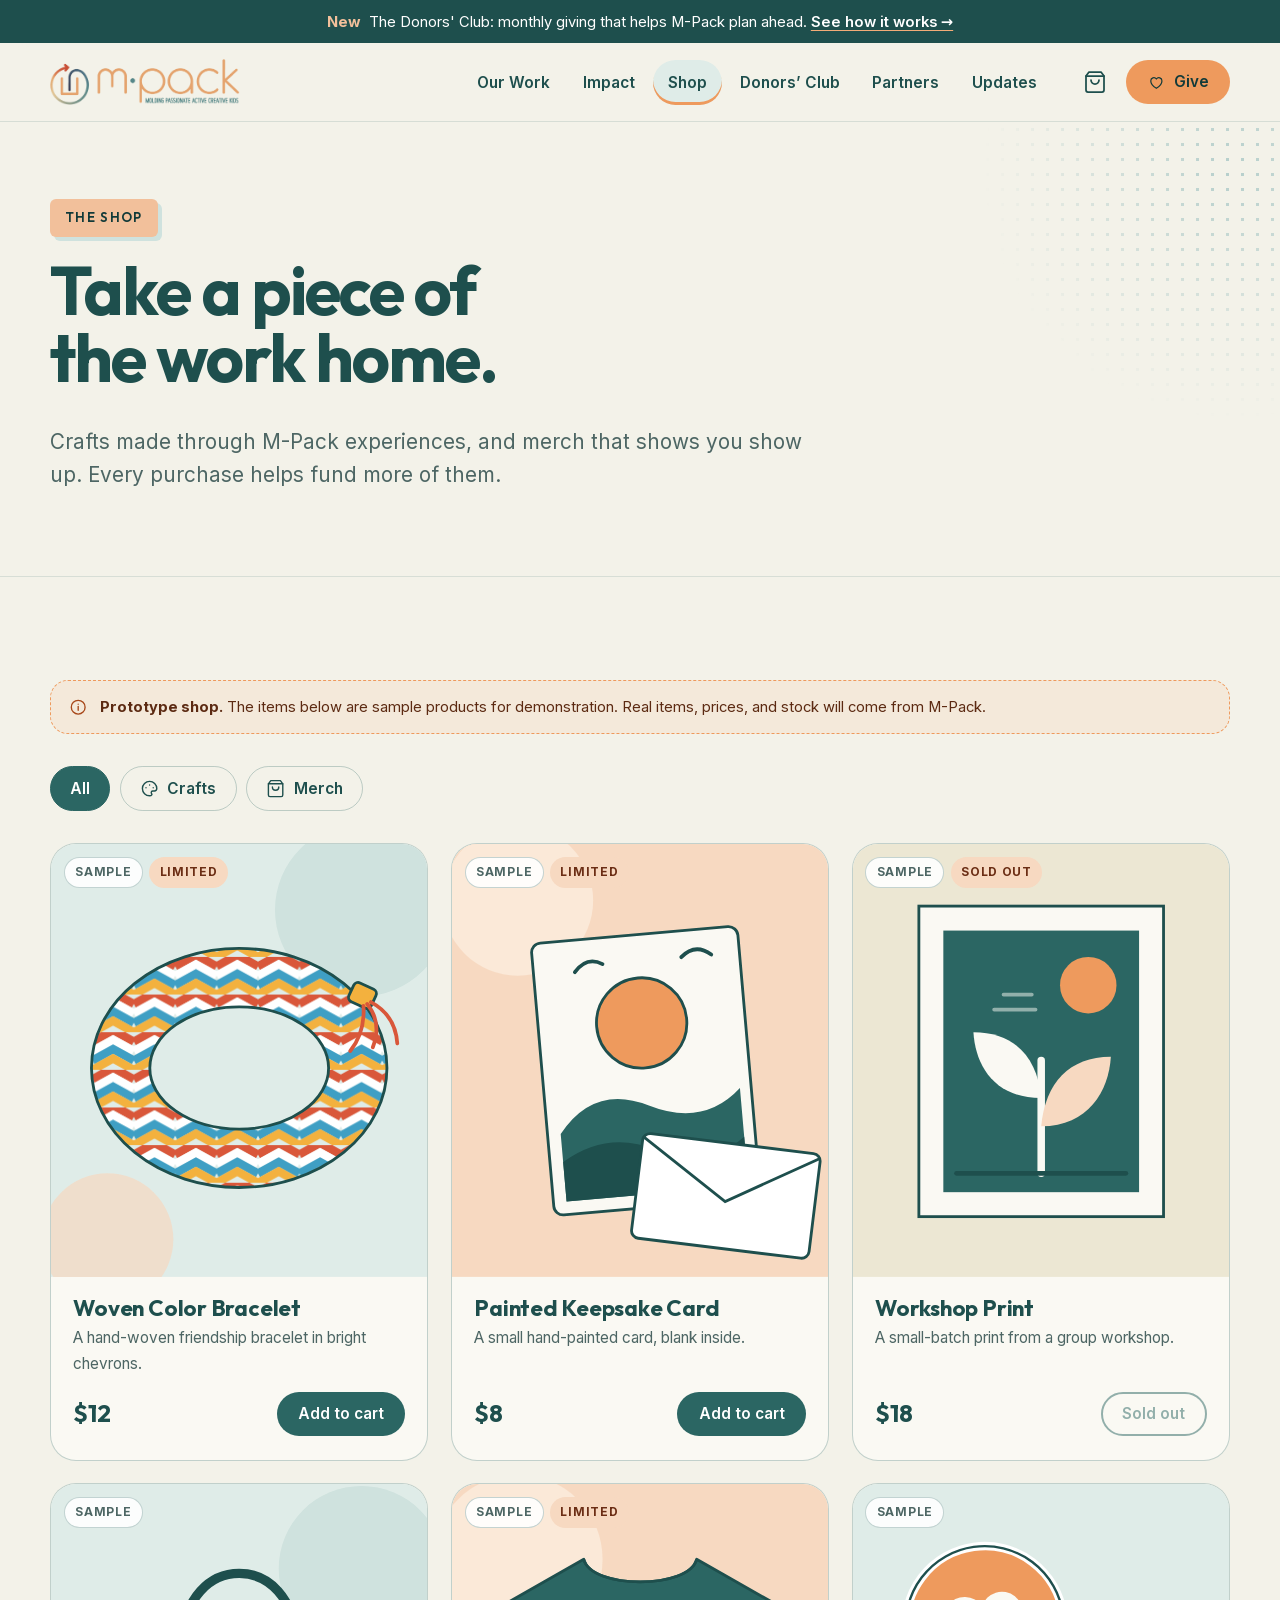
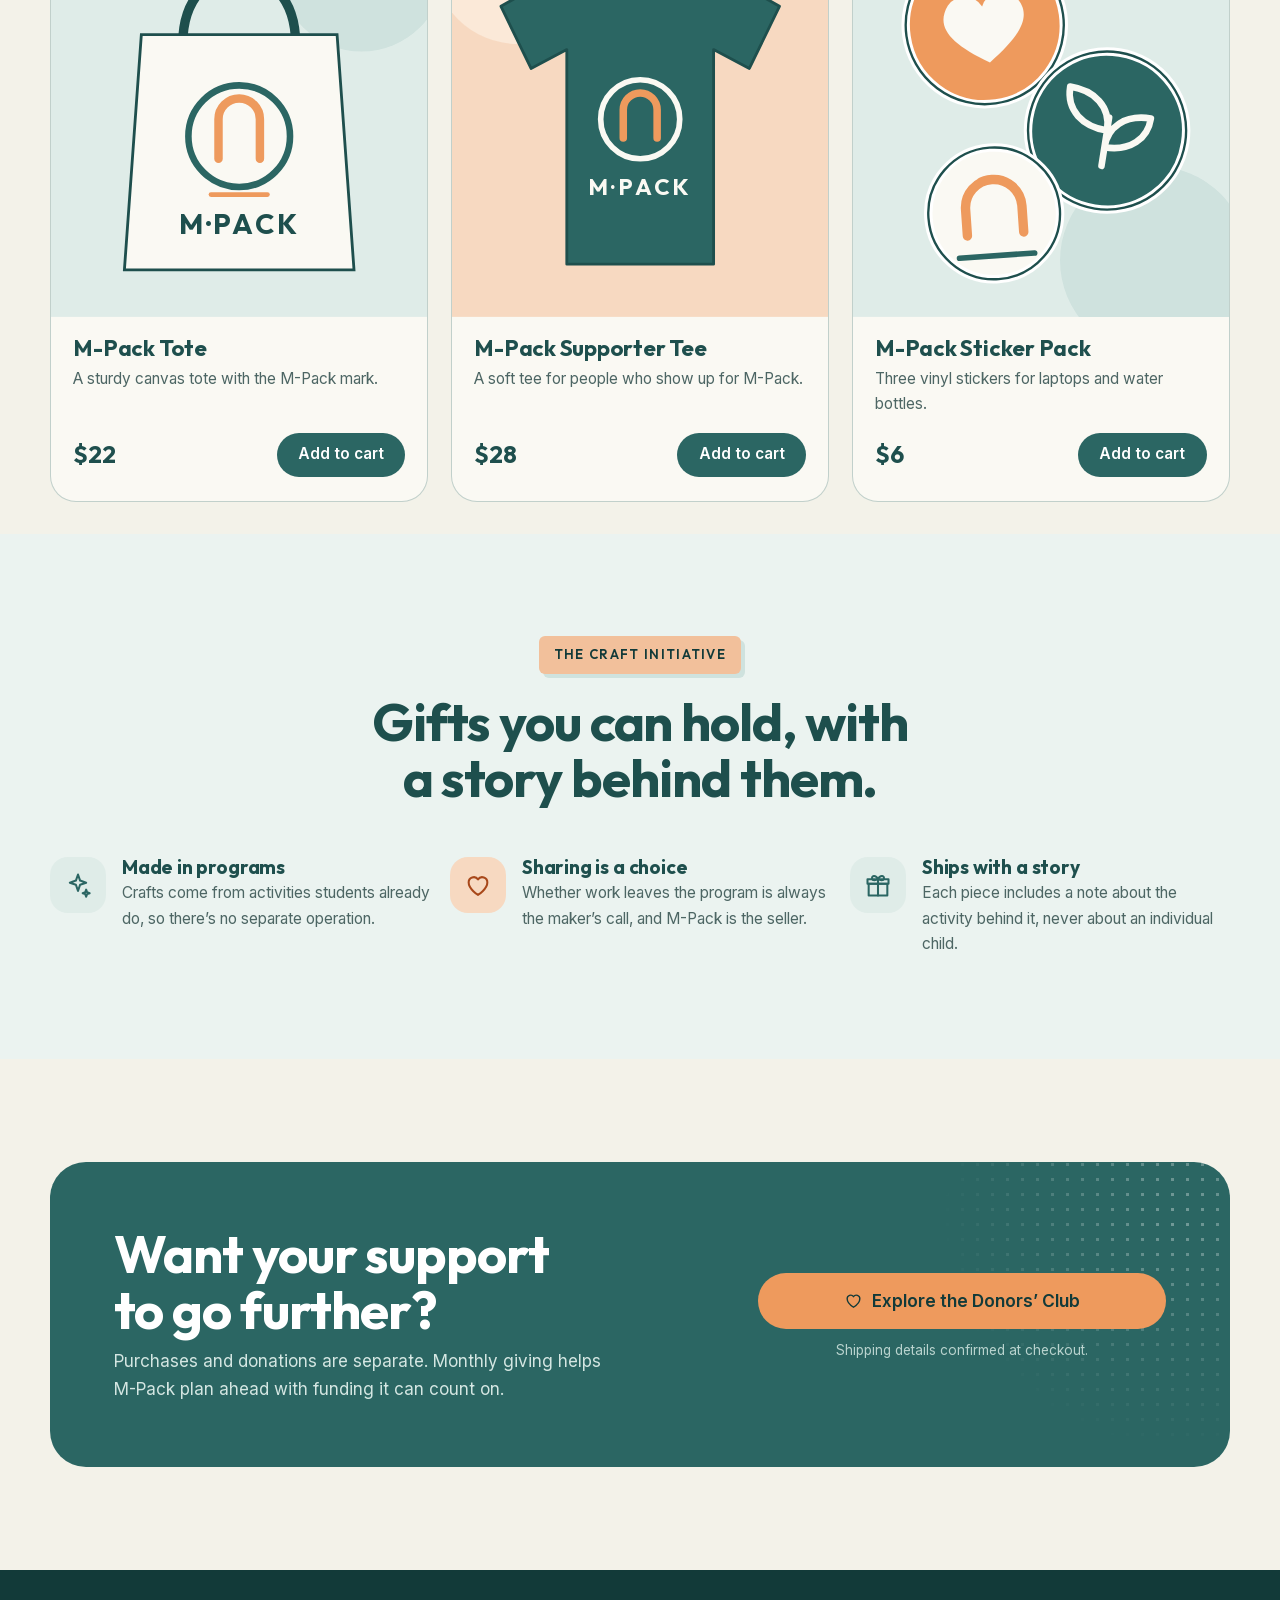
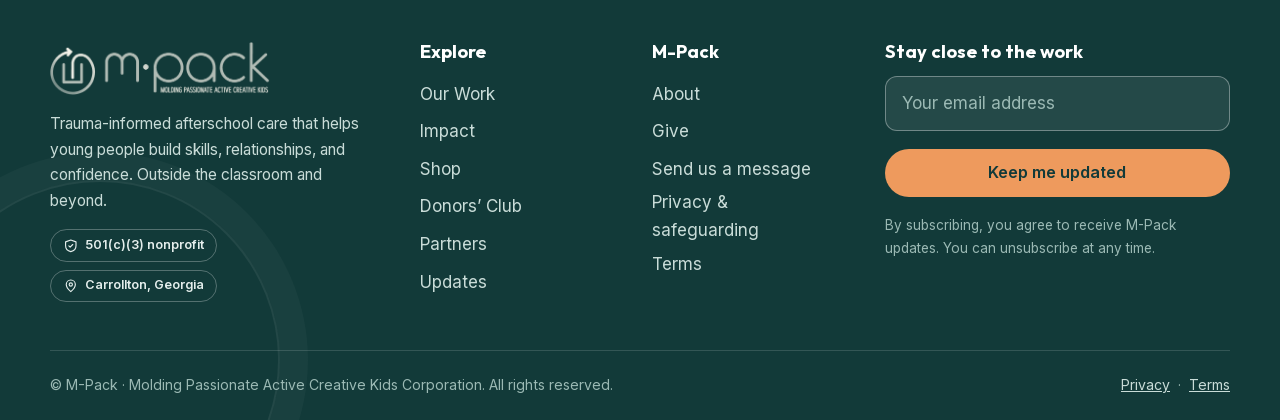
<file: shop.html>
<!doctype html>
<html lang="en">
<head>
<meta charset="utf-8">
<meta name="viewport" content="width=device-width, initial-scale=1">
<title>Shop crafts & merch | M-Pack</title>
<meta name="description" content="Crafts made through M-Pack activities and M-Pack merch. Every purchase helps fund more experiences for young people.">
<meta name="theme-color" content="#1e4f4d">
<meta property="og:type" content="website">
<meta property="og:site_name" content="M-Pack">
<meta property="og:title" content="Shop crafts & merch | M-Pack">
<meta property="og:description" content="Crafts made through M-Pack activities and M-Pack merch. Every purchase helps fund more experiences for young people.">
<meta property="og:image" content="assets/img/photos/tunnel-sign.jpg">
<link rel="icon" href="assets/img/favicon.png" type="image/png">
<link rel="apple-touch-icon" href="assets/img/apple-touch-icon.png">
<link rel="preload" href="assets/fonts/outfit-var.woff2" as="font" type="font/woff2" crossorigin>
<link rel="stylesheet" href="assets/css/fonts.css">
<link rel="stylesheet" href="assets/css/main.css">
<script src="assets/js/config.js"></script>
<script src="assets/js/layout.js"></script>
</head>
<body>
<mpack-header></mpack-header>
<main id="main">
<section class="page-hero">
  <div class="container">
    <span class="tag">The shop</span>
    <h1>Take a piece of the work home.</h1>
    <p class="lead">Crafts made through M-&#8288;Pack experiences, and merch that shows you show up. Every purchase helps fund more of them.</p>
  </div>
</section>

<section class="section" style="padding-bottom:2rem">
  <div class="container">
    <div class="notice" style="margin-bottom:2rem"><svg class="i " aria-hidden="true" focusable="false"><use href="#i-info"></use></svg><div><strong>Prototype shop.</strong> The items below are sample products for demonstration. Real items, prices, and stock will come from M-&#8288;Pack.</div></div>
    <div class="filter-bar" role="group" aria-label="Filter products">
      <button class="chip" type="button" data-filter="all" aria-pressed="true">All</button>
      <button class="chip" type="button" data-filter="craft" aria-pressed="false"><svg class="i " aria-hidden="true" focusable="false"><use href="#i-paint"></use></svg> Crafts</button>
      <button class="chip" type="button" data-filter="merch" aria-pressed="false"><svg class="i " aria-hidden="true" focusable="false"><use href="#i-bag"></use></svg> Merch</button>
    </div>
    <ul class="products" data-products data-filterable data-cat="all" aria-live="polite"></ul>
    <noscript><p>Enable JavaScript to browse the shop, or <a href="contact.html?reason=Shop">contact us</a> to order.</p></noscript>
  </div>
</section>

<section class="section section--tint">
  <div class="container">
    <div class="section-head center section-head--center"><span class="tag">The Craft Initiative</span><h2>Gifts you can hold, with a story behind them.</h2></div>
    <div class="principles">
      <div class="principle reveal"><span class="ico"><svg class="i" aria-hidden="true" focusable="false"><use href="#i-sparkles"></use></svg></span><div><h3>Made in programs</h3><p>Crafts come from activities students already do, so there&rsquo;s no separate operation.</p></div></div>
      <div class="principle reveal"><span class="ico ico--orange"><svg class="i" aria-hidden="true" focusable="false"><use href="#i-heart"></use></svg></span><div><h3>Sharing is a choice</h3><p>Whether work leaves the program is always the maker&rsquo;s call, and M-&#8288;Pack is the seller.</p></div></div>
      <div class="principle reveal"><span class="ico"><svg class="i" aria-hidden="true" focusable="false"><use href="#i-gift"></use></svg></span><div><h3>Ships with a story</h3><p>Each piece includes a note about the activity behind it, never about an individual child.</p></div></div>
    </div>
  </div>
</section>

<section class="section">
  <div class="container">
    <div class="cta-band reveal">
      <div><h2>Want your support to go further?</h2><p>Purchases and donations are separate. Monthly giving helps M-&#8288;Pack plan ahead with funding it can count on.</p></div>
      <div class="quick-give"><a class="btn btn--give btn--lg" href="donors-club.html" data-track="donors-club-cta"><svg class="i " aria-hidden="true" focusable="false"><use href="#i-heart"></use></svg> Explore the Donors&rsquo; Club</a><small>Shipping details confirmed at checkout.</small></div>
    </div>
  </div>
</section>
</main>
<mpack-footer></mpack-footer>
<mpack-mobile-cta></mpack-mobile-cta>
<script src="assets/js/data.js" defer></script>
<script src="assets/js/art.js" defer></script>
<script src="assets/js/app.js" defer></script>
</body>
</html>
</file>
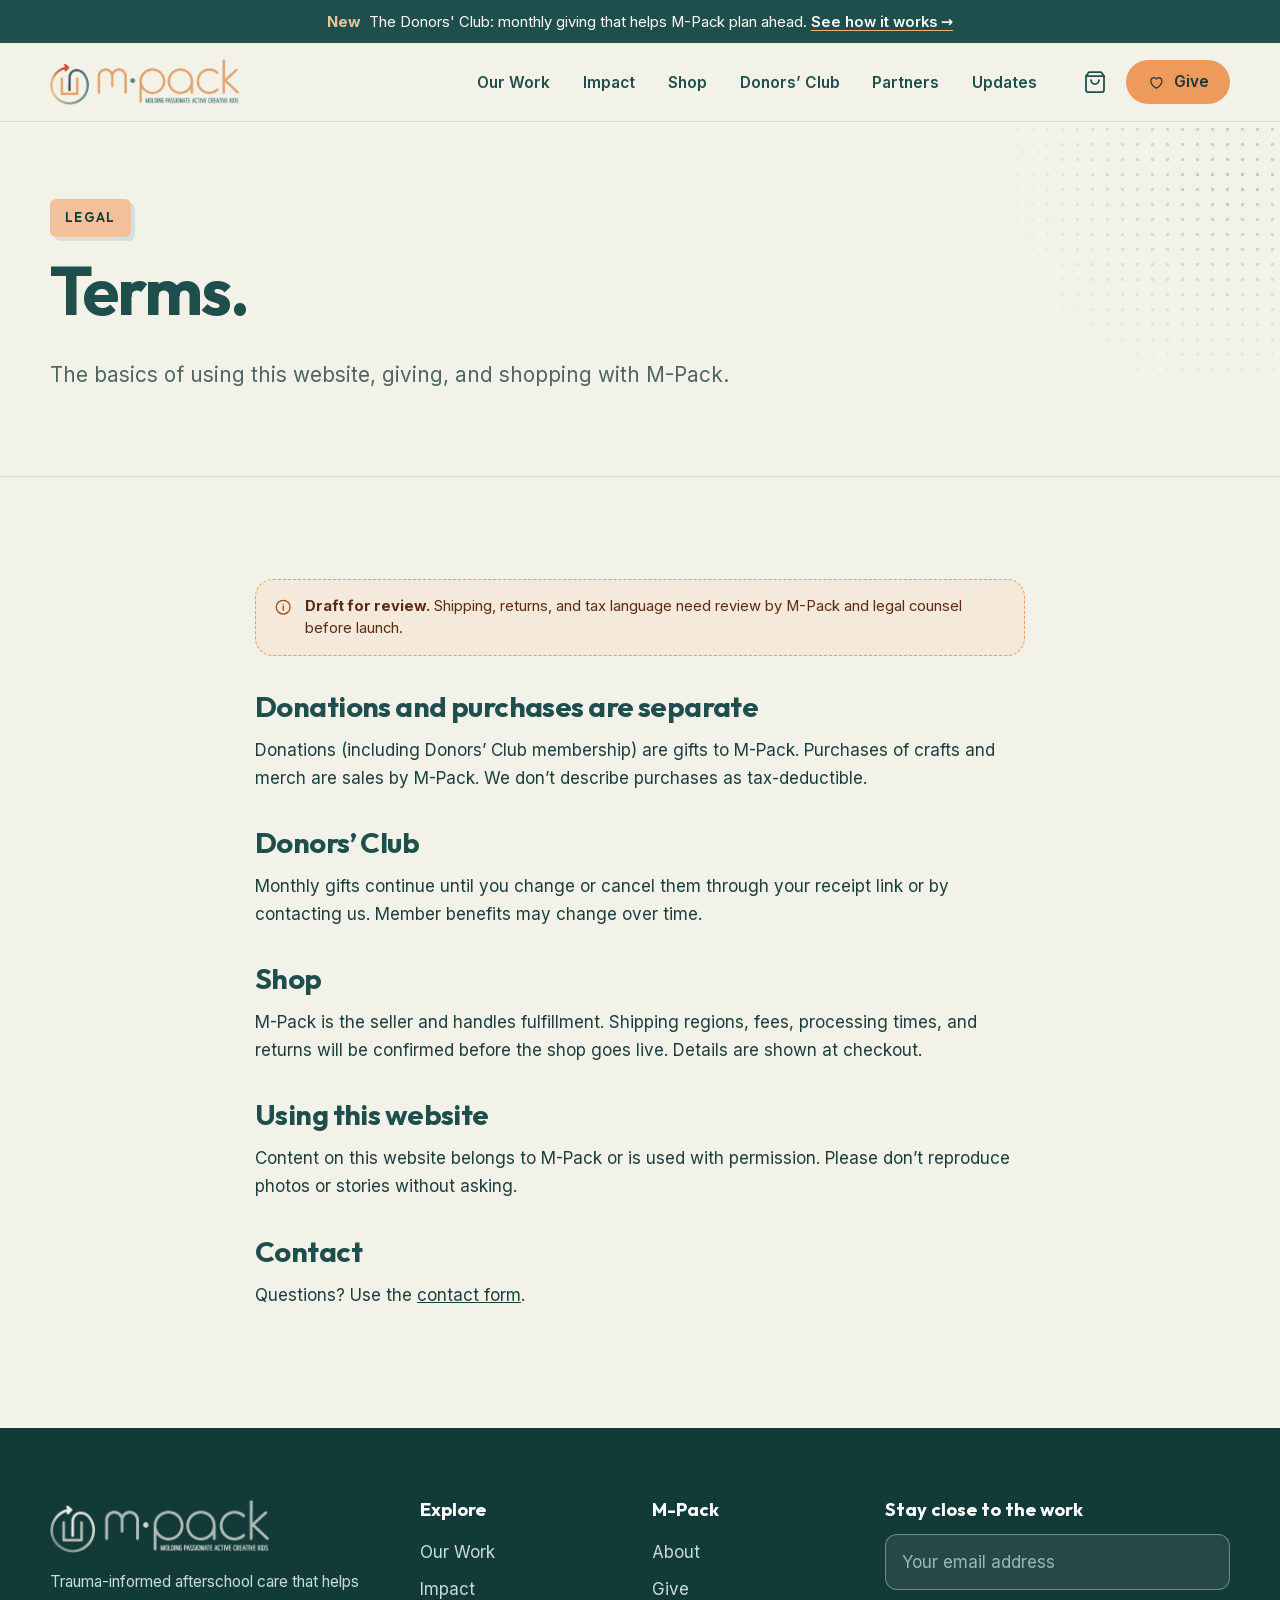
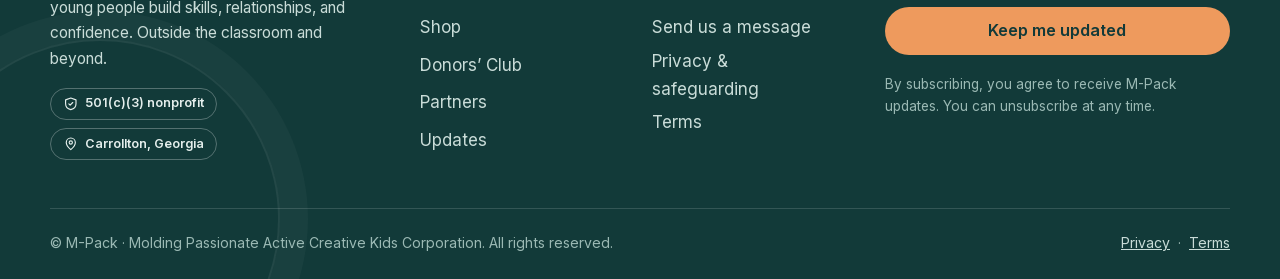
<file: terms.html>
<!doctype html>
<html lang="en">
<head>
<meta charset="utf-8">
<meta name="viewport" content="width=device-width, initial-scale=1">
<title>Terms | M-Pack</title>
<meta name="description" content="Terms for using the M-Pack website, donations, and shop purchases.">
<meta name="theme-color" content="#1e4f4d">
<meta property="og:type" content="website">
<meta property="og:site_name" content="M-Pack">
<meta property="og:title" content="Terms | M-Pack">
<meta property="og:description" content="Terms for using the M-Pack website, donations, and shop purchases.">
<meta property="og:image" content="assets/img/photos/tunnel-sign.jpg">
<link rel="icon" href="assets/img/favicon.png" type="image/png">
<link rel="apple-touch-icon" href="assets/img/apple-touch-icon.png">
<link rel="preload" href="assets/fonts/outfit-var.woff2" as="font" type="font/woff2" crossorigin>
<link rel="stylesheet" href="assets/css/fonts.css">
<link rel="stylesheet" href="assets/css/main.css">
<script src="assets/js/config.js"></script>
<script src="assets/js/layout.js"></script>
</head>
<body>
<mpack-header></mpack-header>
<main id="main">
<section class="page-hero">
  <div class="container">
    <span class="tag">Legal</span>
    <h1>Terms.</h1>
    <p class="lead">The basics of using this website, giving, and shopping with M-&#8288;Pack.</p>
  </div>
</section>

<section class="section">
  <div class="container container--narrow prose">
    <div class="notice" style="margin-bottom:2rem"><svg class="i " aria-hidden="true" focusable="false"><use href="#i-info"></use></svg><div><strong>Draft for review.</strong> Shipping, returns, and tax language need review by M-&#8288;Pack and legal counsel before launch.</div></div>
    <h2>Donations and purchases are separate</h2>
    <p>Donations (including Donors&rsquo; Club membership) are gifts to M-&#8288;Pack. Purchases of crafts and merch are sales by M-&#8288;Pack. We don&rsquo;t describe purchases as tax-deductible.</p>
    <h2>Donors&rsquo; Club</h2>
    <p>Monthly gifts continue until you change or cancel them through your receipt link or by contacting us. Member benefits may change over time.</p>
    <h2>Shop</h2>
    <p>M-&#8288;Pack is the seller and handles fulfillment. Shipping regions, fees, processing times, and returns will be confirmed before the shop goes live. Details are shown at checkout.</p>
    <h2>Using this website</h2>
    <p>Content on this website belongs to M-&#8288;Pack or is used with permission. Please don&rsquo;t reproduce photos or stories without asking.</p>
    <h2>Contact</h2>
    <p>Questions? Use the <a href="contact.html">contact form</a>.</p>
  </div>
</section>
</main>
<mpack-footer></mpack-footer>
<mpack-mobile-cta></mpack-mobile-cta>
<script src="assets/js/data.js" defer></script>
<script src="assets/js/art.js" defer></script>
<script src="assets/js/app.js" defer></script>
</body>
</html>
</file>
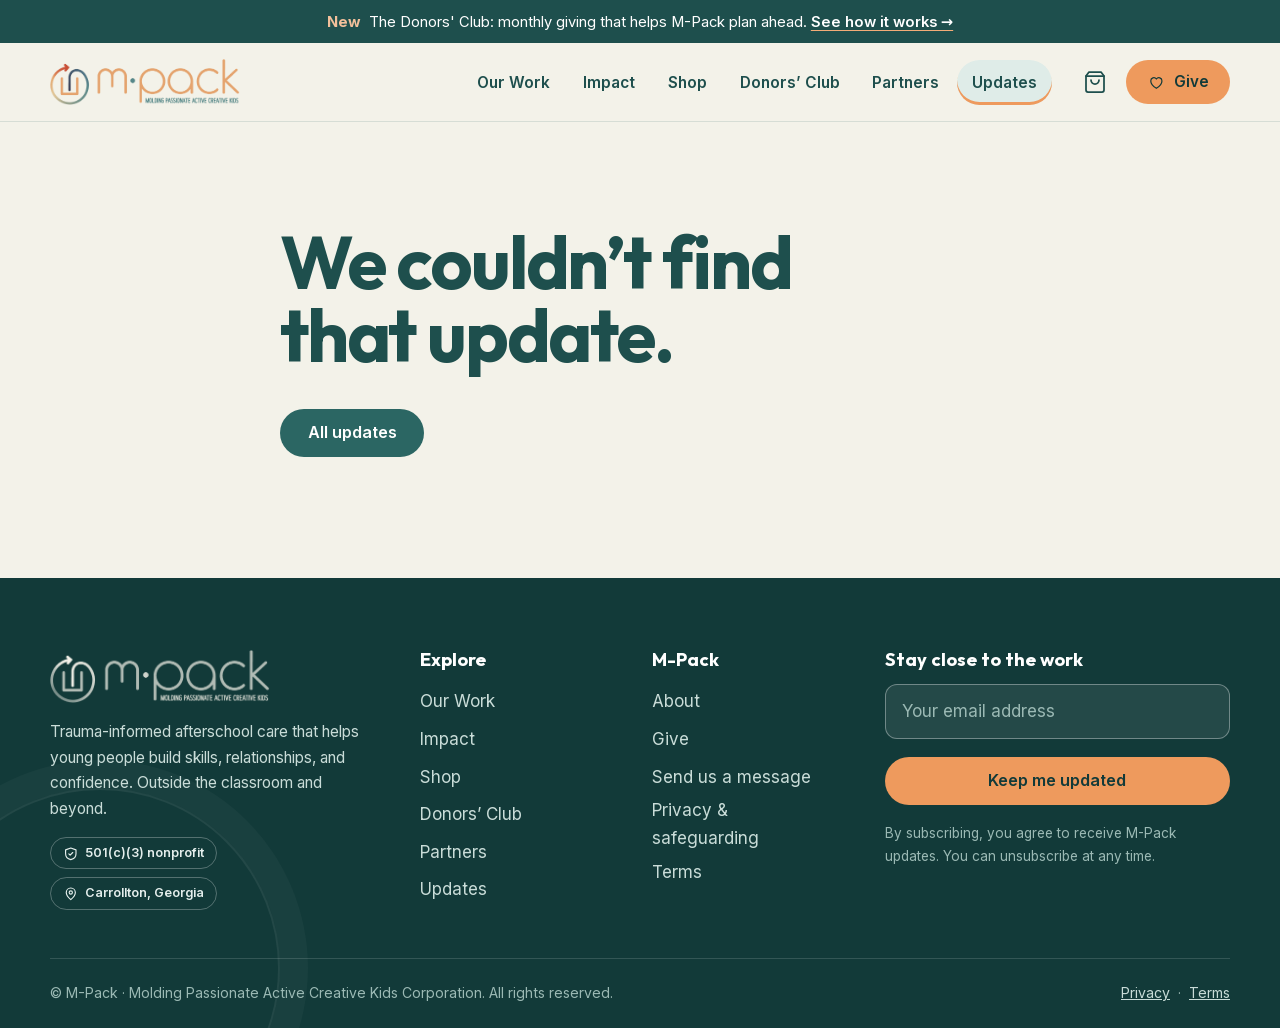
<file: update.html>
<!doctype html>
<html lang="en">
<head>
<meta charset="utf-8">
<meta name="viewport" content="width=device-width, initial-scale=1">
<title>Update | M-Pack</title>
<meta name="description" content="News and highlights from M-Pack.">
<meta name="theme-color" content="#1e4f4d">
<meta property="og:type" content="website">
<meta property="og:site_name" content="M-Pack">
<meta property="og:title" content="Update | M-Pack">
<meta property="og:description" content="News and highlights from M-Pack.">
<meta property="og:image" content="assets/img/photos/tunnel-sign.jpg">
<link rel="icon" href="assets/img/favicon.png" type="image/png">
<link rel="apple-touch-icon" href="assets/img/apple-touch-icon.png">
<link rel="preload" href="assets/fonts/outfit-var.woff2" as="font" type="font/woff2" crossorigin>
<link rel="stylesheet" href="assets/css/fonts.css">
<link rel="stylesheet" href="assets/css/main.css">
<script src="assets/js/config.js"></script>
<script src="assets/js/layout.js"></script>
</head>
<body>
<mpack-header></mpack-header>
<main id="main">
<section class="section">
  <div class="container"><div class="article" id="update-root"><noscript><p>Enable JavaScript to read this update, or <a href="updates.html">return to all updates</a>.</p></noscript></div></div>
</section>
</main>
<mpack-footer></mpack-footer>
<mpack-mobile-cta></mpack-mobile-cta>
<script src="assets/js/data.js" defer></script>
<script src="assets/js/art.js" defer></script>
<script src="assets/js/app.js" defer></script>
</body>
</html>
</file>
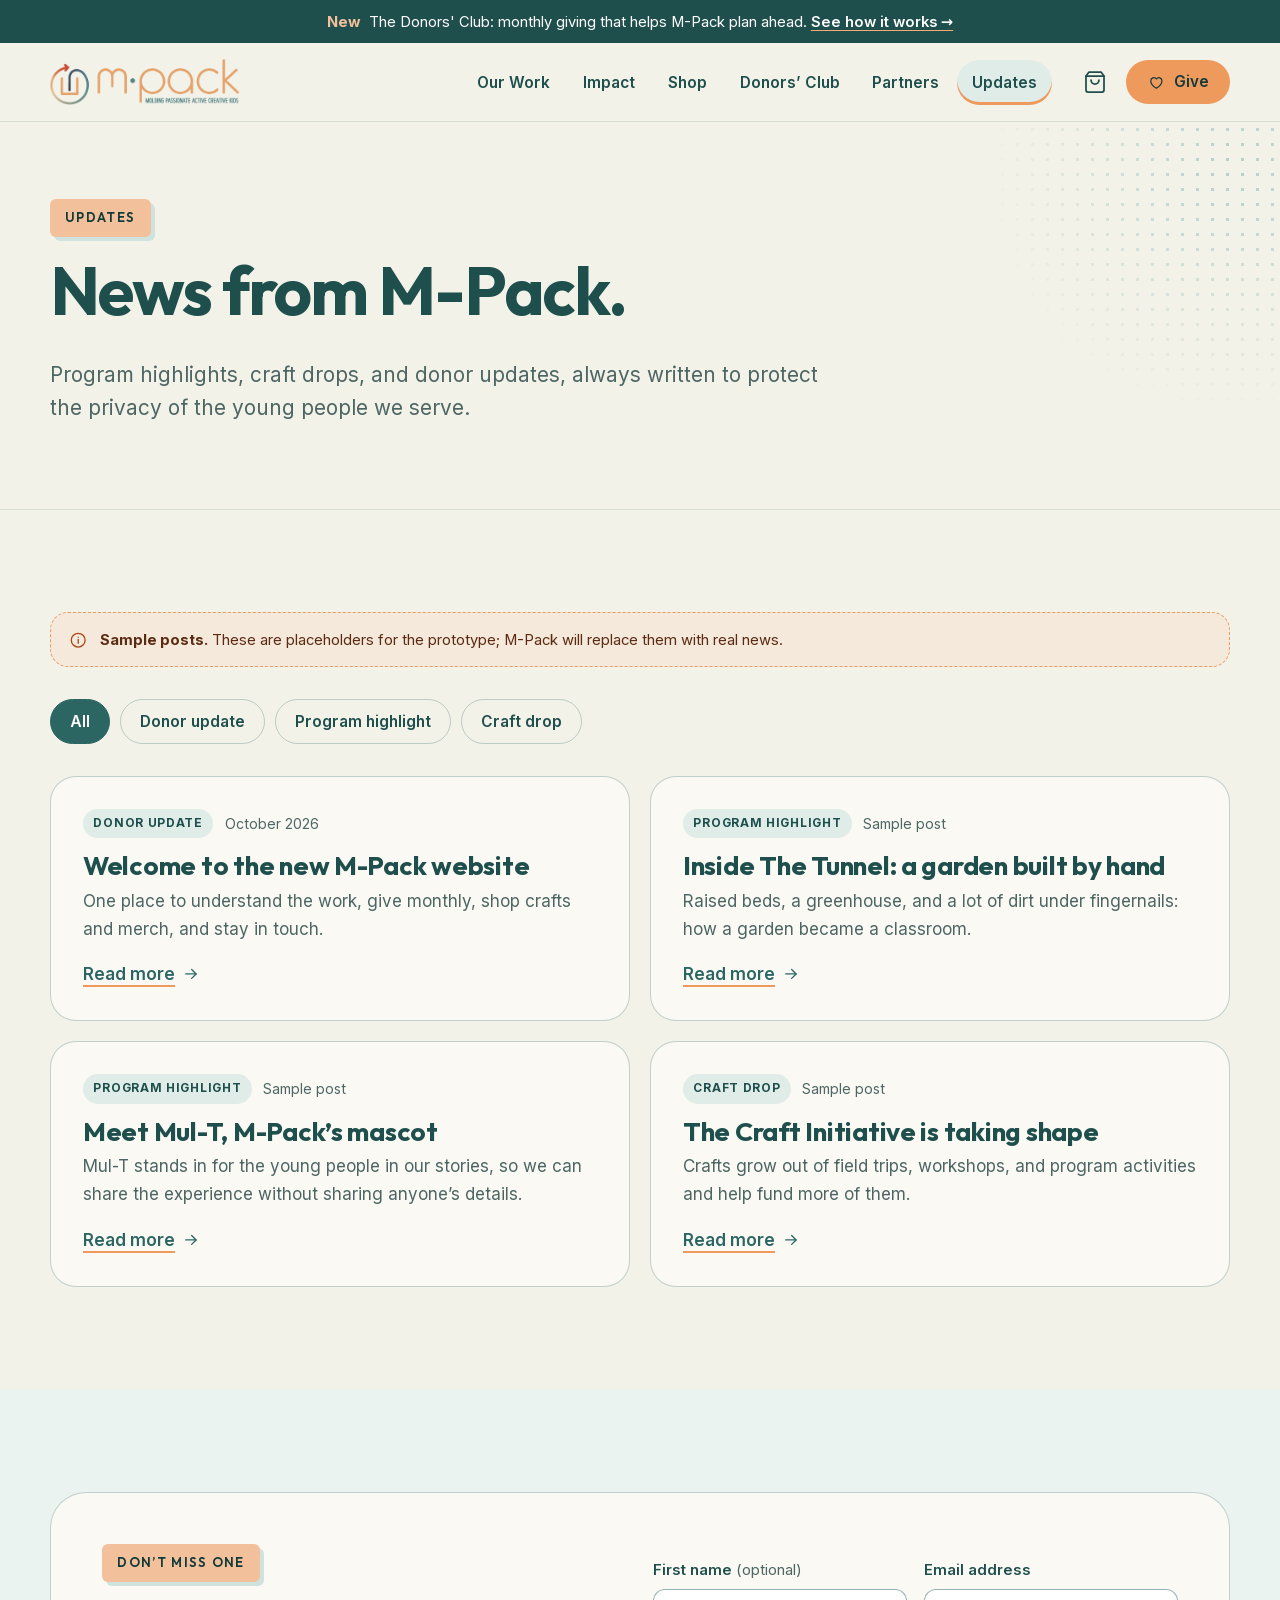
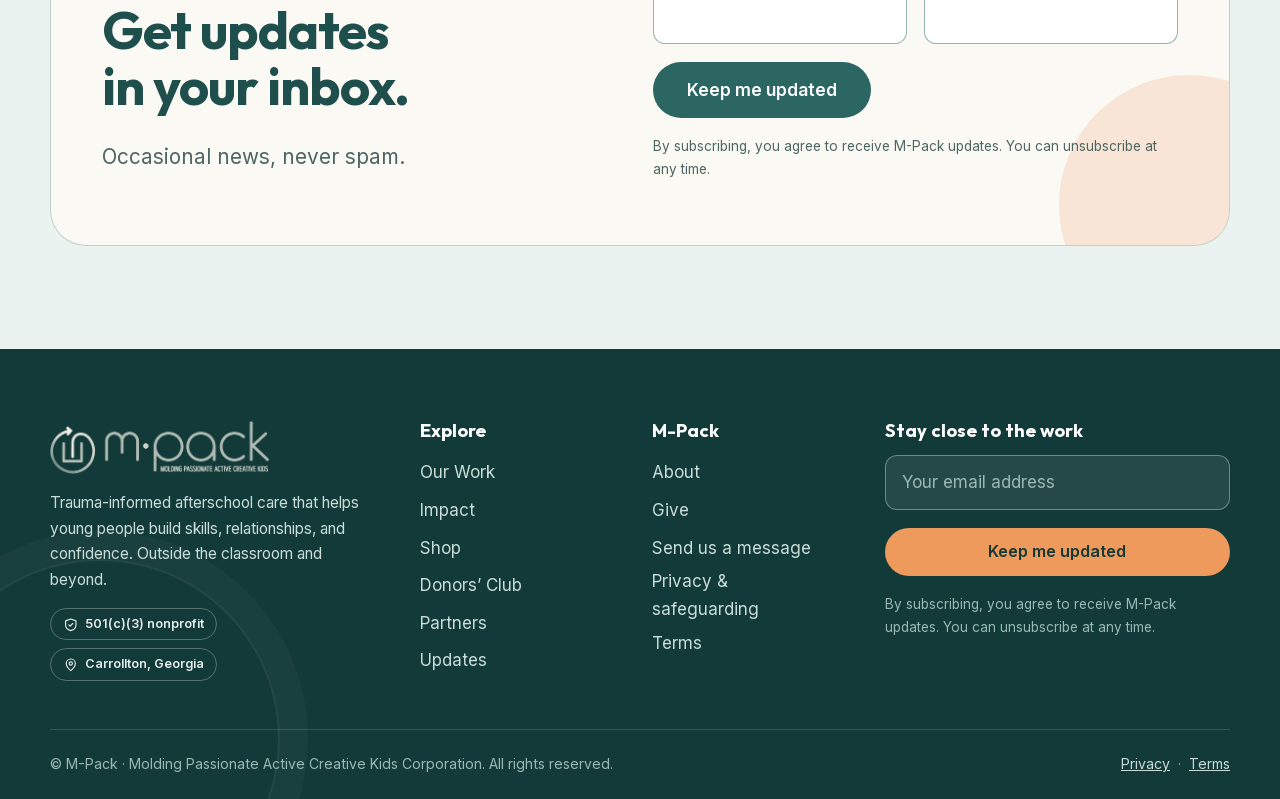
<file: updates.html>
<!doctype html>
<html lang="en">
<head>
<meta charset="utf-8">
<meta name="viewport" content="width=device-width, initial-scale=1">
<title>Updates | M-Pack</title>
<meta name="description" content="News, program highlights, craft drops, and donor updates from M-Pack. Privacy-safe and written at the activity level.">
<meta name="theme-color" content="#1e4f4d">
<meta property="og:type" content="website">
<meta property="og:site_name" content="M-Pack">
<meta property="og:title" content="Updates | M-Pack">
<meta property="og:description" content="News, program highlights, craft drops, and donor updates from M-Pack. Privacy-safe and written at the activity level.">
<meta property="og:image" content="assets/img/photos/tunnel-sign.jpg">
<link rel="icon" href="assets/img/favicon.png" type="image/png">
<link rel="apple-touch-icon" href="assets/img/apple-touch-icon.png">
<link rel="preload" href="assets/fonts/outfit-var.woff2" as="font" type="font/woff2" crossorigin>
<link rel="stylesheet" href="assets/css/fonts.css">
<link rel="stylesheet" href="assets/css/main.css">
<script src="assets/js/config.js"></script>
<script src="assets/js/layout.js"></script>
</head>
<body>
<mpack-header></mpack-header>
<main id="main">
<section class="page-hero">
  <div class="container">
    <span class="tag">Updates</span>
    <h1>News from M-&#8288;Pack.</h1>
    <p class="lead">Program highlights, craft drops, and donor updates, always written to protect the privacy of the young people we serve.</p>
  </div>
</section>

<section class="section">
  <div class="container">
    <div class="notice" style="margin-bottom:2rem"><svg class="i " aria-hidden="true" focusable="false"><use href="#i-info"></use></svg><div><strong>Sample posts.</strong> These are placeholders for the prototype; M-&#8288;Pack will replace them with real news.</div></div>
    <div class="filter-bar" id="updates-filter" role="group" aria-label="Filter updates by topic"></div>
    <ul class="grid grid-2" id="updates-list" style="list-style:none" aria-live="polite"></ul>
    <noscript><p>Enable JavaScript to read updates.</p></noscript>
  </div>
</section>

<section class="section section--tint">
  <div class="container">
    <div class="newsletter-card">
      <div><span class="tag">Don&rsquo;t miss one</span><h2>Get updates in your inbox.</h2><p class="lead">Occasional news, never spam.</p></div>
      <div data-form-wrap>
        <form class="form" data-form="newsletter" novalidate>
          <div class="form-row"><div class="field"><label for="u-name">First name <span class="opt">(optional)</span></label><input id="u-name" name="firstName" autocomplete="given-name"></div><div class="field"><label for="u-email">Email address</label><input id="u-email" name="email" type="email" autocomplete="email" required></div></div>
          <div class="hp" aria-hidden="true"><label>Leave blank<input type="text" name="website" tabindex="-1" autocomplete="off"></label></div>
          <div><button class="btn btn--primary btn--lg" type="submit">Keep me updated</button></div>
          <p class="consent">By subscribing, you agree to receive M-&#8288;Pack updates. You can unsubscribe at any time.</p><p class="form-error" role="alert"></p>
        </form>
        <div class="form-success" role="status"><svg class="i " aria-hidden="true" focusable="false"><use href="#i-check"></use></svg><div><h3>You&rsquo;re on the list.</h3><p>Thanks for staying close to the work.</p></div></div>
      </div>
    </div>
  </div>
</section>
</main>
<mpack-footer></mpack-footer>
<mpack-mobile-cta></mpack-mobile-cta>
<script src="assets/js/data.js" defer></script>
<script src="assets/js/art.js" defer></script>
<script src="assets/js/app.js" defer></script>
</body>
</html>
</file>
<file: assets/css/fonts.css>
@font-face{font-family:'Inter';font-style:normal;font-weight:400 700;font-display:swap;src:url('../fonts/inter-var.woff2') format('woff2');unicode-range:U+0000-00FF, U+0131, U+0152-0153, U+02BB-02BC, U+02C6, U+02DA, U+02DC, U+0304, U+0308, U+0329, U+2000-206F, U+20AC, U+2122, U+2191, U+2193, U+2212, U+2215, U+FEFF, U+FFFD}
@font-face{font-family:'Outfit';font-style:normal;font-weight:500 800;font-display:swap;src:url('../fonts/outfit-var.woff2') format('woff2');unicode-range:U+0000-00FF, U+0131, U+0152-0153, U+02BB-02BC, U+02C6, U+02DA, U+02DC, U+0304, U+0308, U+0329, U+2000-206F, U+20AC, U+2122, U+2191, U+2193, U+2212, U+2215, U+FEFF, U+FFFD}
</file>
<file: assets/css/main.css>
/* ==========================================================================
   M-Pack — main stylesheet
   Design language taken from the M-Pack presentation: deep teal, warm cream,
   peach "tab" labels with offset shadows, thin-outline rounded cards,
   halftone dots and a looping line motif.
   ========================================================================== */

:root {
  /* Color tokens */
  --cream: #f3f2e9;
  --surface: #faf9f3;
  --white: #ffffff;
  --teal-950: #123a39;
  --teal-900: #1e4f4d;
  --teal-800: #2b6663;
  --teal-700: #357b78;
  --teal-500: #5a9aa0;
  --teal-200: #cfe2de;
  --teal-100: #dfece8;
  --teal-50: #ebf3f0;
  --orange-500: #ee9a5d;
  --orange-400: #f3ac77;
  --orange-300: #f2c09b;
  --orange-200: #f7d9c1;
  --orange-700: #a8481a; /* AA on cream for small text */
  --coral: #d9573a;
  --ink: #1b3f3e;
  --muted: #4d6664;
  --line: rgba(43, 102, 99, 0.28);
  --line-soft: rgba(43, 102, 99, 0.14);
  --danger: #9a2a10;

  /* Type */
  --font-display: "Outfit", "Avenir Next", "Segoe UI", system-ui, sans-serif;
  --font-body: "Inter", system-ui, -apple-system, "Segoe UI", sans-serif;

  /* Shape + rhythm */
  --r-sm: 12px;
  --r-md: 18px;
  --r-lg: 26px;
  --r-xl: 36px;
  --maxw: 1180px;
  --gutter: clamp(1.25rem, 4vw, 2rem);
  --shadow-soft: 0 1px 2px rgba(18, 58, 57, 0.06), 0 10px 30px -12px rgba(18, 58, 57, 0.18);
  --ease: cubic-bezier(0.22, 0.61, 0.36, 1);
}

*,
*::before,
*::after { box-sizing: border-box; }

html { scroll-behavior: smooth; -webkit-text-size-adjust: 100%; }

body {
  margin: 0;
  background: var(--cream);
  color: var(--ink);
  font-family: var(--font-body);
  font-size: 1.0625rem;
  line-height: 1.65;
  -webkit-font-smoothing: antialiased;
  text-rendering: optimizeLegibility;
}

img, svg { display: block; max-width: 100%; }
img { height: auto; }
a { color: inherit; }
p { margin: 0 0 1em; }
ul, ol { margin: 0; padding: 0; }
button, input, select, textarea { font: inherit; color: inherit; }
button { cursor: pointer; }

h1, h2, h3, h4 {
  font-family: var(--font-display);
  color: var(--teal-900);
  line-height: 1.06;
  letter-spacing: -0.02em;
  font-weight: 700;
  margin: 0 0 0.5em;
  text-wrap: balance;
}
h1 { font-size: clamp(2.5rem, 1.3rem + 4.6vw, 4.6rem); letter-spacing: -0.03em; line-height: 1; }
.hero h1 { font-size: clamp(2.5rem, 1.2rem + 3.9vw, 4rem); }
h2 { font-size: clamp(2rem, 1.2rem + 3vw, 3.3rem); }
h3 { font-size: clamp(1.3rem, 1.1rem + 0.8vw, 1.65rem); letter-spacing: -0.01em; }
h4 { font-size: 1.1rem; }
.lead { font-size: clamp(1.1rem, 1rem + 0.5vw, 1.3rem); color: var(--muted); line-height: 1.6; max-width: 60ch; }
.muted { color: var(--muted); }
.small { font-size: 0.9rem; }
.center { text-align: center; }
.balance { text-wrap: balance; }

:focus-visible {
  outline: 3px solid var(--orange-500);
  outline-offset: 3px;
  border-radius: 6px;
}
::selection { background: var(--orange-200); color: var(--teal-950); }

.sr-only {
  position: absolute; width: 1px; height: 1px; padding: 0; margin: -1px;
  overflow: hidden; clip: rect(0, 0, 0, 0); white-space: nowrap; border: 0;
}
.skip-link {
  position: fixed; left: 1rem; top: -4rem; z-index: 200; background: var(--teal-900); color: #fff;
  padding: 0.8rem 1.2rem; border-radius: 999px; font-weight: 600; text-decoration: none; transition: top 0.2s;
}
.skip-link:focus { top: 1rem; }

.container { width: min(100% - 2 * var(--gutter), var(--maxw)); margin-inline: auto; }
.container--narrow { width: min(100% - 2 * var(--gutter), 820px); margin-inline: auto; }

/* Icons ------------------------------------------------------------------ */
.i { width: 1.25em; height: 1.25em; fill: none; stroke: currentColor; stroke-width: 1.75; stroke-linecap: round; stroke-linejoin: round; flex: none; }
.i--lg { width: 1.6rem; height: 1.6rem; }
.ico {
  width: 56px; height: 56px; border-radius: 18px; display: grid; place-items: center;
  background: var(--teal-100); color: var(--teal-800); flex: none;
}
.ico .i { width: 28px; height: 28px; }
.ico--orange { background: var(--orange-200); color: var(--orange-700); }
.ico--dark { background: rgba(255, 255, 255, 0.12); color: var(--orange-400); }

/* Buttons ---------------------------------------------------------------- */
.btn {
  display: inline-flex; align-items: center; justify-content: center; gap: 0.6rem;
  min-height: 48px; padding: 0.8rem 1.6rem; border-radius: 999px;
  font-family: var(--font-body); font-weight: 600; font-size: 1rem; line-height: 1.1;
  text-decoration: none; border: 2px solid transparent; cursor: pointer;
  transition: transform 0.2s var(--ease), background-color 0.2s, color 0.2s, border-color 0.2s, box-shadow 0.2s;
}
.btn:hover { transform: translateY(-2px); }
.btn:active { transform: translateY(0); }
.btn .i { transition: transform 0.2s var(--ease); width: 1.1em; height: 1.1em; }
.btn:hover .i-arrow { transform: translateX(3px); }
.btn--primary { background: var(--teal-800); color: #fff; }
.btn--primary:hover { background: var(--teal-900); box-shadow: 0 8px 20px -8px rgba(18, 58, 57, 0.5); }
.btn--give { background: var(--orange-500); color: var(--teal-950); }
.btn--give:hover { background: var(--orange-400); box-shadow: 0 8px 20px -8px rgba(238, 154, 93, 0.8); }
.btn--outline { border-color: var(--teal-800); color: var(--teal-800); background: transparent; }
.btn--outline:hover { background: var(--teal-100); }
.btn--light { background: var(--cream); color: var(--teal-900); }
.btn--light:hover { background: #fff; }
.btn--ghost-light { border-color: rgba(255, 255, 255, 0.6); color: #fff; background: transparent; }
.btn--ghost-light:hover { background: rgba(255, 255, 255, 0.12); border-color: #fff; }
.btn--sm { min-height: 44px; padding: 0.6rem 1.2rem; font-size: 0.95rem; }
.btn--lg { min-height: 56px; padding: 1rem 2rem; font-size: 1.08rem; }
.btn--block { width: 100%; }
.btn[disabled], .btn[aria-disabled="true"] { opacity: 0.5; cursor: not-allowed; transform: none; box-shadow: none; }
.nw { white-space: nowrap; }
.btn-row { display: flex; flex-wrap: wrap; gap: 0.85rem; align-items: center; }

.link-arrow {
  display: inline-flex; align-items: center; gap: 0.45rem; font-weight: 600; color: var(--teal-800);
  text-decoration: underline; text-decoration-color: var(--orange-500); text-decoration-thickness: 2px; text-underline-offset: 5px;
}
.link-arrow:hover { color: var(--teal-950); }
.link-arrow .i { width: 1.05em; height: 1.05em; transition: transform 0.2s var(--ease); }
.link-arrow:hover .i { transform: translateX(3px); }

/* Tab label — echoes the deck's peach navigation tabs ----------------------- */
.tag {
  display: inline-block; background: var(--orange-300); color: var(--teal-950);
  font-family: var(--font-display); font-weight: 600; font-size: 0.82rem; letter-spacing: 0.1em; text-transform: uppercase;
  padding: 0.5rem 0.95rem; border-radius: 6px; box-shadow: 4px 4px 0 var(--teal-200); margin-bottom: 1.25rem;
}
.section--dark .tag { box-shadow: 4px 4px 0 var(--teal-700); }

.badge {
  display: inline-flex; align-items: center; gap: 0.35rem; font-size: 0.74rem; font-weight: 700; letter-spacing: 0.06em;
  text-transform: uppercase; padding: 0.3rem 0.65rem; border-radius: 999px; background: var(--teal-100); color: var(--teal-900);
}
.badge--orange { background: var(--orange-200); color: #6b2d14; }
.badge--outline { background: rgba(255, 255, 255, 0.9); border: 1px solid var(--line); color: var(--muted); }

/* Announcement bar + header ------------------------------------------------ */
.announce { background: var(--teal-900); color: #fff; font-size: 0.92rem; text-align: center; padding: 0.6rem 1rem; }
.announce a { font-weight: 600; text-decoration: underline; text-underline-offset: 3px; text-decoration-color: var(--orange-400); }
.announce a:hover { color: var(--orange-300); }
.announce strong { color: var(--orange-300); }

.site-header {
  position: sticky; top: 0; z-index: 60;
  background: rgba(243, 242, 233, 0.9); backdrop-filter: saturate(1.4) blur(12px); -webkit-backdrop-filter: saturate(1.4) blur(12px);
  border-bottom: 1px solid var(--line-soft); transition: box-shadow 0.2s;
}
.site-header.is-scrolled { box-shadow: 0 6px 24px -14px rgba(18, 58, 57, 0.45); }
.header-inner { display: flex; align-items: center; gap: 1.25rem; min-height: 78px; }
.brand { display: inline-flex; align-items: center; }
.brand img { height: 46px; width: auto; }
.nav { margin-left: auto; display: flex; align-items: center; gap: 0.15rem; }
.nav a {
  padding: 0.6rem 0.95rem; border-radius: 999px; font-weight: 600; font-size: 0.96rem; color: var(--teal-900); text-decoration: none;
  transition: background-color 0.2s;
}
.nav a:hover { background: var(--teal-100); }
.nav a[aria-current="page"] { background: var(--teal-100); box-shadow: inset 0 -3px 0 var(--orange-500); }
.header-actions { display: flex; align-items: center; gap: 0.5rem; }
.icon-btn {
  position: relative; width: 46px; height: 46px; border-radius: 999px; border: 0; background: transparent; color: var(--teal-900);
  display: grid; place-items: center; transition: background-color 0.2s;
}
.icon-btn:hover { background: var(--teal-100); }
.icon-btn .i { width: 24px; height: 24px; }
.cart-count {
  position: absolute; top: 2px; right: 0; min-width: 20px; height: 20px; padding: 0 5px; border-radius: 999px; background: var(--orange-500); color: var(--teal-950);
  font-size: 0.74rem; font-weight: 700; display: none; place-items: center;
}
.cart-count.has-items { display: grid; }
.menu-btn { display: none; }
.mobile-nav { display: none; }

@media (max-width: 1020px) {
  .nav { display: none; }
  .header-actions { margin-left: auto; }
  .menu-btn { display: grid; }
  .mobile-nav {
    position: fixed; inset: 0; top: 0; z-index: 90; background: var(--cream); padding: 1.25rem var(--gutter) 2rem; overflow-y: auto;
    flex-direction: column; gap: 0.25rem;
  }
  .mobile-nav.open { display: flex; }
  .mobile-nav-head { display: flex; justify-content: space-between; align-items: center; min-height: 62px; }
  .mobile-nav a.m-link {
    font-family: var(--font-display); font-size: 1.9rem; font-weight: 600; color: var(--teal-900); text-decoration: none;
    padding: 0.7rem 0; border-bottom: 1px solid var(--line-soft); display: flex; justify-content: space-between; align-items: center;
  }
  .mobile-nav .btn { margin-top: 1.5rem; }
}
@media (max-width: 520px) {
  .header-actions .btn--give span.label { display: none; }
  .header-actions .btn--give { padding: 0.6rem 0.9rem; }
  .brand img { height: 40px; }
}

/* Hero ---------------------------------------------------------------------- */
.hero { position: relative; overflow: hidden; padding: clamp(2.5rem, 6vw, 5rem) 0 clamp(3.5rem, 7vw, 6rem); isolation: isolate; }
.hero::before { /* halftone dots, as on the deck's cover */
  content: ""; position: absolute; right: -40px; top: -40px; width: 460px; height: 460px; z-index: -1; opacity: 0.5;
  background-image: radial-gradient(var(--teal-500) 1.6px, transparent 1.8px); background-size: 16px 16px;
  -webkit-mask-image: radial-gradient(circle at 70% 30%, #000 0%, transparent 70%); mask-image: radial-gradient(circle at 70% 30%, #000 0%, transparent 70%);
}
.hero::after {
  content: ""; position: absolute; left: -120px; bottom: -160px; width: 420px; height: 420px; border-radius: 50%; z-index: -1;
  background: var(--orange-200); opacity: 0.4;
}
.hero-grid { display: grid; grid-template-columns: 1.08fr 0.92fr; gap: clamp(2rem, 5vw, 4.5rem); align-items: center; }
.hero h1 .hl { position: relative; white-space: nowrap; color: var(--teal-900); z-index: 0; }
.hero h1 .hl::after {
  content: ""; position: absolute; left: -0.06em; right: -0.06em; bottom: 0.04em; height: 0.34em; background: var(--orange-300); z-index: -1; border-radius: 6px; transform: rotate(-0.8deg);
}
.hero .lead { margin: 1.5rem 0 2rem; }
.hero-note { margin-top: 1.5rem; display: flex; align-items: center; gap: 0.6rem; font-size: 0.95rem; color: var(--muted); }
.hero-media { position: relative; }
.hero-photo {
  width: 100%; aspect-ratio: 5 / 5.6; object-fit: cover; border-radius: var(--r-xl) var(--r-xl) var(--r-xl) 140px;
  box-shadow: 14px 14px 0 var(--teal-200); border: 1.5px solid var(--line);
}
.hero-badge { position: absolute; right: -14px; top: -34px; width: 118px; height: 118px; filter: drop-shadow(0 8px 14px rgba(18, 58, 57, 0.2)); animation: slow-spin 60s linear infinite; }
.stat-float {
  position: absolute; left: -7%; bottom: 9%; max-width: 250px; background: #fff; border-radius: var(--r-md); padding: 1rem 1.15rem 1.05rem;
  box-shadow: var(--shadow-soft); border: 1px solid var(--line-soft);
}
.stat-float b { display: block; font-family: var(--font-display); font-size: 2.6rem; line-height: 1; color: var(--teal-800); letter-spacing: -0.03em; }
.stat-float span { display: block; margin-top: 0.3rem; font-size: 0.86rem; line-height: 1.35; color: var(--muted); }
@keyframes slow-spin { to { transform: rotate(360deg); } }

@media (max-width: 900px) {
  .hero-grid { grid-template-columns: 1fr; }
  .hero-media { max-width: 560px; margin-inline: auto; width: 100%; }
  .hero-photo { aspect-ratio: 4 / 3.4; border-radius: var(--r-xl) var(--r-xl) var(--r-xl) 90px; box-shadow: 10px 10px 0 var(--teal-200); }
  .stat-float { left: 4%; bottom: -1.5rem; }
  .hero-badge { right: 0; top: -28px; width: 92px; height: 92px; }
}

/* Trust strip -------------------------------------------------------------- */
.trust { background: var(--white); border-block: 1px solid var(--line-soft); }
.trust-list { list-style: none; display: flex; flex-wrap: wrap; justify-content: center; gap: 0.75rem 2.25rem; padding: 1.1rem 0; font-size: 0.95rem; font-weight: 600; color: var(--teal-900); }
.trust-list li { display: flex; align-items: center; gap: 0.55rem; }
.trust-list .i { color: var(--orange-700); }

/* Sections ---------------------------------------------------------------- */
.section { padding: clamp(3.75rem, 8vw, 6.75rem) 0; position: relative; }
.section--tint { background: var(--teal-50); }
.section--white { background: var(--white); }
.section--dark { background: var(--teal-900); color: #eaf1ef; }
.section--dark h2, .section--dark h3, .section--dark h4 { color: #fff; }
.section--dark .lead, .section--dark .muted { color: #c9dcd8; }
.section-head { max-width: 760px; margin-bottom: clamp(2rem, 4vw, 3.25rem); }
.section-head--center { margin-inline: auto; text-align: center; }
.section-head--center .lead { margin-inline: auto; }
.section-head p:last-child { margin-bottom: 0; }

.grid { display: grid; gap: 1.25rem; }
.grid-2 { grid-template-columns: repeat(2, minmax(0, 1fr)); }
.grid-3 { grid-template-columns: repeat(3, minmax(0, 1fr)); }
.grid-4 { grid-template-columns: repeat(4, minmax(0, 1fr)); }
@media (max-width: 960px) { .grid-4 { grid-template-columns: repeat(2, minmax(0, 1fr)); } .grid-3 { grid-template-columns: repeat(2, minmax(0, 1fr)); } }
@media (max-width: 640px) { .grid-4, .grid-3, .grid-2 { grid-template-columns: 1fr; } }

.split { display: grid; grid-template-columns: 1fr 1fr; gap: clamp(2rem, 5vw, 4.5rem); align-items: center; }
.split--wide-left { grid-template-columns: 1.15fr 0.85fr; }
.split--wide-right { grid-template-columns: 0.85fr 1.15fr; }
@media (max-width: 900px) { .split, .split--wide-left, .split--wide-right { grid-template-columns: 1fr; } }

/* Cards ------------------------------------------------------------------- */
.card {
  background: var(--surface); border: 1.5px solid var(--line); border-radius: var(--r-lg); padding: clamp(1.4rem, 2.5vw, 2rem);
  transition: transform 0.25s var(--ease), border-color 0.25s, box-shadow 0.25s;
}
a.card { text-decoration: none; display: block; }
a.card:hover, .card--hover:hover { transform: translateY(-4px); border-color: var(--teal-700); box-shadow: var(--shadow-soft); }
.card h3 { margin-top: 1.1rem; margin-bottom: 0.4rem; }
.card p { color: var(--muted); margin-bottom: 0; }
.card .link-arrow { margin-top: 1.1rem; }
.card--plain { background: #fff; }
.card--dark { background: rgba(255, 255, 255, 0.06); border-color: rgba(255, 255, 255, 0.22); }
.card--dark p { color: #c9dcd8; }

.pillar { display: flex; flex-direction: column; }
.pillar h3 { margin-top: 1.2rem; }

/* Mission block ------------------------------------------------------------ */
.mission-quote {
  font-family: var(--font-display); font-weight: 600; font-size: clamp(1.5rem, 1.1rem + 1.8vw, 2.35rem); line-height: 1.25; letter-spacing: -0.015em; color: var(--teal-900); text-wrap: balance;
}
.mission-quote mark { background: linear-gradient(transparent 62%, var(--orange-300) 62%); color: inherit; padding: 0 0.1em; }

/* Stats band ---------------------------------------------------------------- */
.stats { display: grid; grid-template-columns: repeat(4, 1fr); gap: 0; }
.stat { padding: 0.5rem clamp(1rem, 2.5vw, 2rem); border-left: 1px solid rgba(255, 255, 255, 0.2); }
.stat:first-child { border-left: 0; padding-left: 0; }
.stat-num { white-space: nowrap; font-family: var(--font-display); font-weight: 800; font-size: clamp(3rem, 1.8rem + 3.2vw, 4.6rem); line-height: 1; letter-spacing: -0.04em; color: var(--orange-400); display: block; }
.stat-num small { font-size: 0.5em; letter-spacing: 0; margin-left: 0.05em; }
.stat-label { display: block; margin-top: 0.7rem; color: #e1ece9; font-size: 1rem; line-height: 1.45; max-width: 24ch; }
.stats-foot { margin-top: 2.25rem; font-size: 0.85rem; color: #a9c5c0; }
@media (max-width: 860px) {
  .stats { grid-template-columns: repeat(2, 1fr); row-gap: 2.25rem; }
  .stat:nth-child(odd) { border-left: 0; padding-left: 0; }
}
@media (max-width: 460px) { .stats { grid-template-columns: 1fr; } .stat { border-left: 0; padding-left: 0; } }

/* "Every M-Pack kid can expect" ----------------------------------------------- */
.expect { list-style: none; display: grid; grid-template-columns: repeat(3, minmax(0, 1fr)); gap: 1rem; counter-reset: expect; }
.expect li {
  display: flex; align-items: center; gap: 1rem; padding: 1.15rem 1.35rem; border: 1.5px solid var(--line); border-radius: 999px; background: var(--surface);
  font-family: var(--font-display); font-weight: 600; font-size: 1.2rem; color: var(--teal-900); line-height: 1.2;
}
.expect li .ico { width: 48px; height: 48px; border-radius: 50%; }
.expect li:nth-child(even) .ico { background: var(--orange-200); color: var(--orange-700); }
@media (max-width: 960px) { .expect { grid-template-columns: repeat(2, minmax(0, 1fr)); } }
@media (max-width: 600px) { .expect { grid-template-columns: 1fr; } }

/* Photo mosaic -------------------------------------------------------------- */
.mosaic { display: grid; grid-template-columns: repeat(12, 1fr); grid-auto-rows: 88px; gap: 0.9rem; }
.mosaic figure { margin: 0; position: relative; overflow: hidden; border-radius: var(--r-lg); border: 1.5px solid var(--line); background: var(--teal-100); }
.mosaic img { width: 100%; height: 100%; object-fit: cover; transition: transform 0.6s var(--ease); }
.mosaic figure:hover img { transform: scale(1.04); }
.mosaic figcaption {
  position: absolute; left: 0.75rem; bottom: 0.75rem; background: rgba(255, 255, 255, 0.94); border-radius: 999px; padding: 0.3rem 0.8rem; font-size: 0.82rem; font-weight: 600; color: var(--teal-900);
}
.m-a { grid-column: span 7; grid-row: span 4; }
.m-b { grid-column: span 5; grid-row: span 4; }
.m-c { grid-column: span 4; grid-row: span 3; }
.m-d { grid-column: span 4; grid-row: span 3; }
.m-e { grid-column: span 4; grid-row: span 3; }
@media (max-width: 760px) {
  .mosaic { grid-template-columns: repeat(2, 1fr); grid-auto-rows: 120px; }
  .m-a { grid-column: span 2; grid-row: span 2; }
  .m-b, .m-c, .m-d, .m-e { grid-column: span 1; grid-row: span 2; }
}

.photo { border-radius: var(--r-xl); overflow: hidden; border: 1.5px solid var(--line); box-shadow: 12px 12px 0 var(--teal-200); }
.photo img { width: 100%; height: 100%; object-fit: cover; }
.photo--tall img { aspect-ratio: 4 / 4.6; }
.photo--wide img { aspect-ratio: 16 / 11; }
.photo-stack { display: grid; grid-template-columns: 1fr 1fr; gap: 0.9rem; }
.photo-stack img { border-radius: var(--r-lg); border: 1.5px solid var(--line); width: 100%; height: 100%; object-fit: cover; aspect-ratio: 3 / 4; }
.photo-stack img:nth-child(2) { margin-top: 2.5rem; }
.caption { font-size: 0.85rem; color: var(--muted); margin-top: 0.75rem; }

/* Check list ----------------------------------------------------------------- */
.checks { list-style: none; display: grid; gap: 0.7rem; }
.checks li { display: flex; gap: 0.75rem; align-items: flex-start; }
.checks .i { color: var(--teal-700); margin-top: 0.2em; width: 1.2em; height: 1.2em; }
.section--dark .checks .i { color: var(--orange-400); }

/* Ways to help --------------------------------------------------------------- */
.help-card { display: flex; flex-direction: column; height: 100%; }
.help-card p { flex: 1; }
.help-card .btn { align-self: flex-start; margin-top: 1.4rem; }
.help-card--feature { background: var(--teal-900); border-color: var(--teal-900); color: #dbe9e6; }
.help-card--feature h3 { color: #fff; }
.help-card--feature p { color: #c9dcd8; }

/* Tier cards ----------------------------------------------------------------- */
.tier { position: relative; display: flex; flex-direction: column; padding: clamp(1.5rem, 2.5vw, 2rem); border-radius: var(--r-lg); background: var(--surface); border: 1.5px solid var(--line); color: var(--ink); }
.tier--feature { border: 2px solid var(--orange-500); background: #fff; }
.tier .ribbon { position: absolute; top: -0.85rem; left: 1.5rem; background: var(--orange-500); color: var(--teal-950); font-weight: 700; font-size: 0.74rem; letter-spacing: 0.08em; text-transform: uppercase; padding: 0.35rem 0.8rem; border-radius: 6px; }
.tier-name { font-family: var(--font-display); font-weight: 600; font-size: 1.3rem; color: var(--teal-900); margin: 0; }
.tier-price { font-family: var(--font-display); font-weight: 800; font-size: 3.4rem; line-height: 1; letter-spacing: -0.04em; color: var(--teal-900); margin: 0.6rem 0 0.2rem; }
.tier-price small { font-size: 1rem; font-weight: 500; color: var(--muted); letter-spacing: 0; }
.tier-note { color: var(--muted); font-size: 0.95rem; margin-bottom: 1.25rem; }
.tier .checks { margin-bottom: 1.75rem; flex: 1; font-size: 0.98rem; align-content: start; }
.section--dark .tier h3, .section--dark .tier .tier-name { color: var(--teal-900); }
.section--dark .tier .checks .i { color: var(--teal-700); }
.section--dark .tier .tier-note { color: var(--muted); }
.tier .btn { width: 100%; }

/* Steps / timeline ------------------------------------------------------------ */
.steps { list-style: none; display: grid; grid-template-columns: repeat(var(--cols, 3), minmax(0, 1fr)); gap: 1.25rem; counter-reset: step; }
.steps li { position: relative; counter-increment: step; padding: 1.75rem 1.5rem 1.5rem; border-radius: var(--r-lg); background: var(--surface); border: 1.5px solid var(--line); }
.steps li::before {
  content: counter(step); position: absolute; top: -1.15rem; left: 1.35rem; width: 2.4rem; height: 2.4rem; border-radius: 50%; background: var(--teal-800); color: #fff;
  font-family: var(--font-display); font-weight: 700; display: grid; place-items: center; box-shadow: 0 0 0 5px var(--cream);
}
.section--tint .steps li::before { box-shadow: 0 0 0 5px var(--teal-50); }
.steps h3 { font-size: 1.25rem; margin: 0.5rem 0 0.35rem; }
.steps p { color: var(--muted); margin: 0; font-size: 0.98rem; }
@media (max-width: 860px) { .steps { grid-template-columns: 1fr 1fr; row-gap: 1.9rem; } }
@media (max-width: 560px) { .steps { grid-template-columns: 1fr; } }

.cycle { display: grid; grid-template-columns: repeat(4, 1fr); gap: 0; position: relative; margin-top: 1rem; }
.cycle::before { content: ""; position: absolute; left: 6%; right: 6%; top: 27px; height: 4px; background: var(--teal-200); border-radius: 4px; }
.cycle-item { position: relative; text-align: center; padding: 0 0.5rem; }
.cycle-dot { width: 58px; height: 58px; margin: 0 auto 1rem; border-radius: 50%; background: var(--teal-800); color: #fff; font-family: var(--font-display); font-weight: 700; font-size: 1.1rem; display: grid; place-items: center; position: relative; box-shadow: 0 0 0 6px var(--cream); }
.section--tint .cycle-dot { box-shadow: 0 0 0 6px var(--teal-50); }
.cycle-item:nth-child(even) .cycle-dot { background: var(--orange-500); color: var(--teal-950); }
.cycle-item h4 { margin: 0; font-family: var(--font-display); font-size: 1.15rem; }
.cycle-item p { margin: 0.2rem 0 0; color: var(--muted); font-size: 0.93rem; }
@media (max-width: 640px) {
  .cycle { grid-template-columns: 1fr; gap: 1.5rem; }
  .cycle::before { left: 28px; right: auto; top: 20px; bottom: 20px; width: 4px; height: auto; }
  .cycle-item { text-align: left; padding-left: 4.6rem; }
  .cycle-dot { position: absolute; left: 0; top: 0; margin: 0; }
}

/* Bars (hours) ---------------------------------------------------------------- */
.bars { display: grid; gap: 1.1rem; }
.bar-row { display: grid; grid-template-columns: 150px 1fr 74px; gap: 1rem; align-items: center; font-weight: 600; color: var(--teal-900); }
.bar-track { height: 18px; border-radius: 999px; background: var(--teal-100); overflow: hidden; }
.bar-fill { height: 100%; width: 0; border-radius: 999px; background: var(--teal-800); transition: width 1.1s var(--ease); }
.bar-row:nth-child(2) .bar-fill { background: var(--orange-500); }
.bar-row:nth-child(3) .bar-fill { background: var(--teal-500); }
.bar-row:nth-child(4) .bar-fill { background: var(--coral); }
.bar-val { text-align: right; font-family: var(--font-display); font-size: 1.1rem; }
@media (max-width: 560px) { .bar-row { grid-template-columns: 1fr auto; } .bar-track { grid-column: 1 / -1; order: 3; } }

/* Donut --------------------------------------------------------------------- */
.donut-wrap { display: grid; grid-template-columns: 280px 1fr; gap: clamp(1.5rem, 4vw, 3rem); align-items: center; }
.donut { width: 100%; max-width: 280px; aspect-ratio: 1; border-radius: 50%; position: relative; background: conic-gradient(var(--teal-800) 0 63.9%, var(--teal-200) 63.9% 72.2%, var(--orange-300) 72.2% 100%); }
.donut::after { content: ""; position: absolute; inset: 22%; background: var(--cream); border-radius: 50%; }
.section--white .donut::after { background: var(--white); }
.donut-center { position: absolute; inset: 0; display: grid; place-content: center; text-align: center; z-index: 1; }
.donut-center b { font-family: var(--font-display); font-size: 3.1rem; line-height: 1; color: var(--teal-900); letter-spacing: -0.03em; }
.donut-center span { font-size: 0.8rem; color: var(--muted); max-width: 11ch; margin: 0.2rem auto 0; line-height: 1.3; }
.legend { list-style: none; display: grid; gap: 0.8rem; }
.legend li { display: flex; align-items: center; gap: 0.8rem; font-weight: 600; }
.legend .sw { width: 16px; height: 16px; border-radius: 5px; flex: none; }
.legend .v { margin-left: auto; font-family: var(--font-display); font-size: 1.2rem; color: var(--teal-900); }
@media (max-width: 720px) { .donut-wrap { grid-template-columns: 1fr; justify-items: center; } .legend { width: 100%; } }

/* Product cards -------------------------------------------------------------- */
.products { display: grid; grid-template-columns: repeat(3, minmax(0, 1fr)); gap: 1.4rem; list-style: none; }
.products--four { grid-template-columns: repeat(4, minmax(0, 1fr)); }
@media (max-width: 1000px) { .products, .products--four { grid-template-columns: repeat(2, minmax(0, 1fr)); } }
@media (max-width: 520px) { .products, .products--four { grid-template-columns: 1fr; } }
.p-card { background: var(--surface); border: 1.5px solid var(--line); border-radius: var(--r-lg); overflow: hidden; display: flex; flex-direction: column; transition: transform 0.25s var(--ease), box-shadow 0.25s, border-color 0.25s; }
.p-card:hover { transform: translateY(-4px); box-shadow: var(--shadow-soft); border-color: var(--teal-700); }
.p-art { position: relative; aspect-ratio: 4 / 4.6; overflow: hidden; display: block; text-decoration: none; }
.p-art svg { width: 100%; height: 100%; }
.p-badges { position: absolute; left: 0.8rem; top: 0.8rem; display: flex; gap: 0.4rem; flex-wrap: wrap; }
.p-body { padding: 1.25rem 1.4rem 1.5rem; display: flex; flex-direction: column; flex: 1; }
.p-body h3 { font-size: 1.4rem; margin: 0 0 0.3rem; }
.p-body h3 a { text-decoration: none; }
.p-body h3 a:hover { text-decoration: underline; text-decoration-color: var(--orange-500); text-decoration-thickness: 2px; text-underline-offset: 4px; }
.p-body p { color: var(--muted); font-size: 0.96rem; margin: 0 0 1rem; flex: 1; }
.p-foot { display: flex; align-items: center; justify-content: space-between; gap: 0.75rem; }
.price { font-family: var(--font-display); font-weight: 700; font-size: 1.5rem; color: var(--teal-900); }

.filter-bar { display: flex; flex-wrap: wrap; gap: 0.6rem; margin-bottom: 2rem; }
.chip {
  min-height: 44px; padding: 0.55rem 1.2rem; border-radius: 999px; border: 1.5px solid var(--line); background: transparent; color: var(--teal-900); font-weight: 600; font-size: 0.96rem; text-decoration: none; display: inline-flex; align-items: center; gap: 0.5rem;
  transition: background-color 0.2s, color 0.2s, border-color 0.2s;
}
.chip:hover { background: var(--teal-100); }
.chip[aria-pressed="true"], .chip.active { background: var(--teal-800); border-color: var(--teal-800); color: #fff; }

.product-detail { display: grid; grid-template-columns: 1fr 1fr; gap: clamp(2rem, 5vw, 4.5rem); align-items: start; }
.product-detail .p-art { border-radius: var(--r-xl); border: 1.5px solid var(--line); box-shadow: 12px 12px 0 var(--teal-200); aspect-ratio: 1 / 1.1; }
.product-detail h1 { font-size: clamp(2.2rem, 1.4rem + 3vw, 3.6rem); }
.detail-price { font-family: var(--font-display); font-weight: 700; font-size: 2rem; color: var(--teal-900); margin: 0.5rem 0 1rem; }
.story { margin: 1.75rem 0; padding: 1.4rem 1.5rem; background: var(--teal-100); border-radius: var(--r-md); border-left: 5px solid var(--orange-500); }
.story h2 { font-size: 1.25rem; margin-bottom: 0.4rem; letter-spacing: -0.01em; }
.story p { margin: 0; }
.breadcrumb { font-size: 0.92rem; color: var(--muted); margin-bottom: 1.5rem; }
.breadcrumb a { text-decoration: none; }
.breadcrumb a:hover { text-decoration: underline; }
@media (max-width: 900px) { .product-detail { grid-template-columns: 1fr; } }

.principles { display: grid; grid-template-columns: repeat(3, 1fr); gap: 1.25rem; }
@media (max-width: 800px) { .principles { grid-template-columns: 1fr; } }
.principle { display: flex; gap: 1rem; align-items: flex-start; }
.principle h3 { font-size: 1.2rem; margin: 0 0 0.2rem; }
.principle p { margin: 0; color: var(--muted); font-size: 0.97rem; }

.notice { display: flex; gap: 0.75rem; align-items: flex-start; padding: 0.95rem 1.15rem; border-radius: var(--r-md); border: 1.5px dashed var(--orange-500); background: rgba(247, 217, 193, 0.35); color: #5c2a12; font-size: 0.92rem; line-height: 1.5; }
.notice .i { margin-top: 0.15em; color: var(--orange-700); }
.hide-notices .notice { display: none; }
.notice strong { font-weight: 700; }

/* Forms ---------------------------------------------------------------------- */
.form { display: grid; gap: 1.1rem; }
.form-row { display: grid; grid-template-columns: 1fr 1fr; gap: 1.1rem; }
@media (max-width: 600px) { .form-row { grid-template-columns: 1fr; } }
.field label { display: block; font-weight: 600; font-size: 0.93rem; color: var(--teal-900); margin-bottom: 0.4rem; }
.field label .opt { font-weight: 400; color: var(--muted); }
.field input, .field select, .field textarea {
  width: 100%; min-height: 52px; padding: 0.8rem 1rem; border-radius: var(--r-sm); border: 1.5px solid rgba(43, 102, 99, 0.5); background: #fff; color: var(--ink);
  transition: border-color 0.2s, box-shadow 0.2s;
}
.field textarea { min-height: 140px; resize: vertical; }
.field input:focus, .field select:focus, .field textarea:focus { outline: none; border-color: var(--teal-800); box-shadow: 0 0 0 4px rgba(238, 154, 93, 0.45); }
.field [aria-invalid="true"] { border-color: var(--danger); }
.field-error { color: var(--danger); font-size: 0.88rem; font-weight: 600; margin: 0.35rem 0 0; }
.hp { position: absolute; left: -9999px; width: 1px; height: 1px; overflow: hidden; }
.consent { font-size: 0.85rem; color: var(--muted); margin: 0; }
.form-success { display: none; gap: 1rem; align-items: flex-start; padding: 1.4rem; background: var(--teal-100); border-radius: var(--r-md); color: var(--teal-950); }
.form-success.show { display: flex; }
.form-success .i { width: 30px; height: 30px; color: var(--teal-800); }
.form-success h3 { margin: 0 0 0.25rem; font-size: 1.35rem; }
.form-success p { margin: 0; }
.form-error { display: none; color: var(--danger); font-weight: 600; font-size: 0.95rem; }
.form-error.show { display: block; }
.panel { background: var(--surface); border: 1.5px solid var(--line); border-radius: var(--r-lg); padding: clamp(1.5rem, 3vw, 2.25rem); }
.section--dark .panel { background: rgba(255, 255, 255, 0.07); border-color: rgba(255, 255, 255, 0.2); }

/* Donation widget ------------------------------------------------------------- */
.give-layout { display: grid; grid-template-columns: 1.1fr 0.9fr; gap: clamp(1.5rem, 4vw, 3.5rem); align-items: start; }
@media (max-width: 920px) { .give-layout { grid-template-columns: 1fr; } }
.seg { display: grid; grid-template-columns: 1fr 1fr; gap: 0.35rem; padding: 0.35rem; background: var(--teal-100); border-radius: 999px; }
.seg input { position: absolute; opacity: 0; pointer-events: none; }
.seg label { text-align: center; padding: 0.8rem 1rem; border-radius: 999px; font-weight: 600; cursor: pointer; color: var(--teal-900); min-height: 46px; display: grid; place-items: center; transition: background-color 0.2s, color 0.2s; }
.seg input:checked + label { background: var(--teal-800); color: #fff; box-shadow: 0 4px 12px -4px rgba(18, 58, 57, 0.5); }
.seg input:focus-visible + label { outline: 3px solid var(--orange-500); outline-offset: 2px; }
.amounts { display: grid; grid-template-columns: repeat(3, 1fr); gap: 0.75rem; margin: 1.4rem 0 0.9rem; }
.amounts input { position: absolute; opacity: 0; pointer-events: none; }
.amounts label {
  display: grid; place-items: center; min-height: 64px; border-radius: var(--r-md); border: 2px solid var(--line); background: #fff; font-family: var(--font-display); font-weight: 700; font-size: 1.5rem; color: var(--teal-900); cursor: pointer;
  transition: border-color 0.2s, background-color 0.2s, transform 0.2s var(--ease);
}
.amounts label:hover { border-color: var(--teal-700); transform: translateY(-2px); }
.amounts input:checked + label { border-color: var(--teal-800); background: var(--teal-100); box-shadow: inset 0 0 0 2px var(--teal-800); }
.amounts input:focus-visible + label { outline: 3px solid var(--orange-500); outline-offset: 2px; }
.custom-amount { position: relative; }
.custom-amount span { position: absolute; left: 1rem; top: 50%; transform: translateY(-50%); font-weight: 600; color: var(--muted); }
.custom-amount input { padding-left: 2rem; }
.impact-line { display: flex; gap: 0.9rem; align-items: flex-start; margin: 1.25rem 0; padding: 1.1rem 1.25rem; background: var(--teal-100); border-radius: var(--r-md); min-height: 5.5rem; }
.impact-line .i { color: var(--teal-800); margin-top: 0.2em; width: 1.5rem; height: 1.5rem; }
.impact-line p { margin: 0; font-size: 0.98rem; }
.impact-line strong { color: var(--teal-950); }
.secure-note { display: flex; align-items: center; gap: 0.6rem; font-size: 0.88rem; color: var(--muted); margin-top: 1rem; }
.give-aside { position: sticky; top: 100px; }
.give-aside .photo { box-shadow: 10px 10px 0 var(--teal-200); }
@media (max-width: 920px) { .give-aside { position: static; } }

/* FAQ -------------------------------------------------------------------------- */
.faq { display: grid; gap: 0.75rem; }
.faq details { background: var(--surface); border: 1.5px solid var(--line); border-radius: var(--r-md); transition: border-color 0.2s; }
.faq details[open] { border-color: var(--teal-700); background: #fff; }
.faq summary { list-style: none; cursor: pointer; padding: 1.15rem 1.4rem; font-family: var(--font-display); font-weight: 600; font-size: 1.15rem; color: var(--teal-900); display: flex; justify-content: space-between; align-items: center; gap: 1rem; min-height: 56px; }
.faq summary::-webkit-details-marker { display: none; }
.faq summary .i { transition: transform 0.25s var(--ease); }
.faq details[open] summary .i { transform: rotate(45deg); }
.faq .answer { padding: 0 1.4rem 1.3rem; color: var(--muted); }
.faq .answer p:last-child { margin: 0; }

/* Page hero (inner pages) ----------------------------------------------------- */
.page-hero { position: relative; padding: clamp(2.75rem, 6vw, 5rem) 0 clamp(2.75rem, 5vw, 4.25rem); border-bottom: 1px solid var(--line-soft); overflow: hidden; isolation: isolate; }
.page-hero::before { content: ""; position: absolute; right: -60px; top: -60px; width: 360px; height: 360px; z-index: -1; opacity: 0.4; background-image: radial-gradient(var(--teal-500) 1.5px, transparent 1.7px); background-size: 15px 15px; -webkit-mask-image: radial-gradient(circle at 70% 30%, #000, transparent 70%); mask-image: radial-gradient(circle at 70% 30%, #000, transparent 70%); }
.page-hero h1 { font-size: clamp(2.4rem, 1.4rem + 4.2vw, 4.2rem); max-width: 16ch; }
.page-hero--wide h1 { max-width: 20ch; }
.page-hero .lead { margin-top: 1.1rem; }
.page-hero .btn-row { margin-top: 1.75rem; }
.page-hero--photo .container { display: grid; grid-template-columns: 1.1fr 0.9fr; gap: clamp(2rem, 5vw, 4rem); align-items: center; }
.page-hero--photo .photo { box-shadow: 10px 10px 0 var(--teal-200); }
@media (max-width: 900px) { .page-hero--photo .container { grid-template-columns: 1fr; } }

/* Mascot + newsletter ----------------------------------------------------------- */
.mascot-card { display: grid; grid-template-columns: 180px 1fr; gap: 1.75rem; align-items: center; }
.mascot-card img { width: 100%; max-width: 180px; filter: drop-shadow(0 12px 14px rgba(18, 58, 57, 0.18)); }
@media (max-width: 560px) { .mascot-card { grid-template-columns: 1fr; } .mascot-card img { max-width: 120px; } }
.newsletter-card { display: grid; grid-template-columns: 1fr 1.05fr; gap: clamp(1.5rem, 4vw, 3.5rem); align-items: center; background: var(--surface); border: 1.5px solid var(--line); border-radius: var(--r-xl); padding: clamp(1.75rem, 4vw, 3.25rem); position: relative; overflow: hidden; }
.newsletter-card::after { content: ""; position: absolute; right: -90px; bottom: -90px; width: 260px; height: 260px; border-radius: 50%; background: var(--orange-200); opacity: 0.6; z-index: 0; }
.newsletter-card > * { position: relative; z-index: 1; }
.newsletter-card .bullets { list-style: none; display: grid; gap: 0.5rem; margin-top: 1.25rem; }
.newsletter-card .bullets li { display: flex; gap: 0.6rem; align-items: center; font-weight: 600; color: var(--teal-900); }
.newsletter-card .bullets .i { color: var(--orange-700); }
@media (max-width: 860px) { .newsletter-card { grid-template-columns: 1fr; } }

/* Updates ----------------------------------------------------------------------- */
.update-card { display: flex; flex-direction: column; height: 100%; }
.update-card .meta { display: flex; align-items: center; gap: 0.7rem; flex-wrap: wrap; font-size: 0.88rem; color: var(--muted); }
.update-card h3 { margin-top: 0.9rem; }
.update-card h3 a { text-decoration: none; }
.update-card h3 a:hover { text-decoration: underline; text-decoration-color: var(--orange-500); text-decoration-thickness: 2px; text-underline-offset: 4px; }
.update-card p { flex: 1; }
.article { max-width: 720px; margin-inline: auto; }
.article p { font-size: 1.15rem; }
.event-card { display: flex; gap: 1.1rem; align-items: flex-start; }
.event-date { flex: none; width: 76px; border-radius: var(--r-md); background: var(--teal-800); color: #fff; text-align: center; padding: 0.65rem 0.3rem; font-family: var(--font-display); line-height: 1; }
.event-date b { display: block; font-size: 1.55rem; }
.event-date span { font-size: 0.78rem; letter-spacing: 0.1em; text-transform: uppercase; opacity: 0.85; }
.event-card h3 { margin: 0 0 0.3rem; font-size: 1.25rem; }
.event-card p { margin: 0; }

/* Cart drawer -------------------------------------------------------------------- */
.drawer-backdrop { position: fixed; inset: 0; background: rgba(18, 58, 57, 0.5); z-index: 120; opacity: 0; pointer-events: none; transition: opacity 0.25s; }
.drawer-backdrop.open { opacity: 1; pointer-events: auto; }
.drawer { position: fixed; top: 0; right: 0; height: 100%; width: min(440px, 100%); background: var(--cream); z-index: 130; transform: translateX(100%); transition: transform 0.3s var(--ease); display: flex; flex-direction: column; box-shadow: -20px 0 50px -20px rgba(18, 58, 57, 0.4); }
.drawer.open { transform: none; }
.drawer:focus, .modal:focus, .form-success:focus { outline: none; }
.drawer-head { display: flex; justify-content: space-between; align-items: center; padding: 1.1rem 1.4rem; border-bottom: 1px solid var(--line-soft); }
.drawer-head h2 { margin: 0; font-size: 1.7rem; }
.drawer-body { flex: 1; overflow-y: auto; padding: 0.5rem 1.4rem; }
.drawer-foot { padding: 1.25rem 1.4rem 1.5rem; border-top: 1px solid var(--line-soft); background: var(--surface); }
.cart-line { display: grid; grid-template-columns: 76px 1fr; gap: 1rem; padding: 1.1rem 0; border-bottom: 1px solid var(--line-soft); }
.cart-line .thumb { width: 76px; height: 88px; border-radius: 14px; overflow: hidden; }
.cart-line .thumb svg { width: 100%; height: 100%; }
.cart-line h3 { font-size: 1.1rem; margin: 0; }
.cart-line h3 a { text-decoration: none; }
.qty { display: inline-flex; align-items: center; border: 1.5px solid var(--line); border-radius: 999px; margin-top: 0.5rem; background: #fff; }
.qty button { width: 40px; height: 40px; border: 0; background: transparent; border-radius: 50%; display: grid; place-items: center; color: var(--teal-900); }
.qty button:hover { background: var(--teal-100); }
.qty button .i { width: 16px; height: 16px; }
.qty output { min-width: 28px; text-align: center; font-weight: 700; }
.cart-empty { text-align: center; padding: 3rem 0.5rem; color: var(--muted); }
.subtotal { display: flex; justify-content: space-between; font-family: var(--font-display); font-weight: 700; font-size: 1.4rem; color: var(--teal-900); margin-bottom: 0.4rem; }

/* Modal ---------------------------------------------------------------------------- */
.modal-backdrop { position: fixed; inset: 0; z-index: 150; background: rgba(18, 58, 57, 0.6); display: none; place-items: center; padding: 1.25rem; }
.modal-backdrop.open { display: grid; }
.modal { width: min(560px, 100%); background: var(--cream); border-radius: var(--r-xl); padding: clamp(1.5rem, 4vw, 2.5rem); position: relative; max-height: 92vh; overflow-y: auto; }
.modal h2 { font-size: 2rem; }
.modal .close { position: absolute; top: 0.8rem; right: 0.8rem; }
.toast { position: fixed; left: 50%; bottom: 1.5rem; transform: translate(-50%, 140%); background: var(--teal-950); color: #fff; padding: 0.85rem 1.3rem; border-radius: 999px; z-index: 160; font-weight: 600; font-size: 0.96rem; box-shadow: 0 14px 30px -10px rgba(0, 0, 0, 0.4); transition: transform 0.35s var(--ease); display: flex; gap: 0.6rem; align-items: center; max-width: calc(100% - 2rem); }
.toast.show { transform: translate(-50%, 0); }
.toast .i { color: var(--orange-400); }

/* Final CTA band --------------------------------------------------------------------- */
.cta-band { position: relative; overflow: hidden; background: var(--teal-800); color: #fff; border-radius: var(--r-xl); padding: clamp(2rem, 5vw, 4rem); display: grid; grid-template-columns: 1.2fr 0.8fr; gap: 2rem; align-items: center; isolation: isolate; }
.cta-band::before { content: ""; position: absolute; right: -50px; top: -50px; width: 340px; height: 340px; z-index: -1; opacity: 0.35; background-image: radial-gradient(#fff 1.5px, transparent 1.7px); background-size: 15px 15px; -webkit-mask-image: radial-gradient(circle at 70% 30%, #000, transparent 70%); mask-image: radial-gradient(circle at 70% 30%, #000, transparent 70%); }
.cta-band h2 { color: #fff; margin-bottom: 0.6rem; }
.cta-band p { color: #d4e6e2; margin: 0; max-width: 50ch; }
.quick-give { display: grid; grid-template-columns: repeat(3, 1fr); gap: 0.6rem; }
.quick-give a:not(.btn) { display: grid; place-items: center; min-height: 58px; border-radius: var(--r-md); background: rgba(255, 255, 255, 0.12); border: 1.5px solid rgba(255, 255, 255, 0.35); color: #fff; font-family: var(--font-display); font-weight: 700; font-size: 1.35rem; text-decoration: none; transition: background-color 0.2s, color 0.2s, transform 0.2s var(--ease); }
.quick-give a:not(.btn):hover { background: var(--orange-500); color: var(--teal-950); border-color: var(--orange-500); transform: translateY(-2px); }
.quick-give .btn { grid-column: 1 / -1; margin-top: 0.3rem; }
.quick-give small { grid-column: 1 / -1; text-align: center; color: #b9d3ce; font-size: 0.85rem; }
@media (max-width: 860px) { .cta-band { grid-template-columns: 1fr; } }

/* Footer ------------------------------------------------------------------------------- */
.site-footer { background: var(--teal-950); color: #c9dcd8; padding: clamp(3rem, 6vw, 4.5rem) 0 1.5rem; position: relative; overflow: hidden; }
.site-footer::before { content: ""; position: absolute; left: -80px; bottom: -120px; width: 360px; height: 360px; border-radius: 50%; border: 2px solid rgba(255, 255, 255, 0.07); box-shadow: 0 0 0 28px rgba(255, 255, 255, 0.03); }
.footer-grid { position: relative; display: grid; grid-template-columns: 1.4fr 0.8fr 0.8fr 1.5fr; gap: clamp(1.5rem, 4vw, 3rem); }
.footer-grid h2 { font-size: 1.15rem; color: #fff; margin-bottom: 0.9rem; letter-spacing: 0; font-family: var(--font-display); }
.footer-grid ul { list-style: none; display: grid; gap: 0.1rem; }
.footer-grid a { text-decoration: none; display: inline-flex; min-height: 36px; align-items: center; color: #c9dcd8; }
.footer-grid a:hover { color: #fff; text-decoration: underline; text-decoration-color: var(--orange-400); text-underline-offset: 4px; }
.footer-brand img { width: 220px; margin-bottom: 1rem; }
.footer-brand p { max-width: 34ch; font-size: 0.97rem; }
.footer-badges { display: flex; flex-wrap: wrap; gap: 0.5rem; margin-top: 1rem; }
.footer-badges span { font-size: 0.78rem; font-weight: 600; border: 1px solid rgba(255, 255, 255, 0.28); border-radius: 999px; padding: 0.3rem 0.75rem; display: inline-flex; gap: 0.4rem; align-items: center; color: #e4eeec; }
.footer-news .field input { background: rgba(255, 255, 255, 0.08); border-color: rgba(255, 255, 255, 0.35); color: #fff; min-height: 48px; }
.footer-news .field input::placeholder { color: #9bb9b4; }
.footer-news .consent { color: #9bb9b4; }
.footer-news .form-success { background: rgba(255, 255, 255, 0.1); color: #fff; }
.footer-news .form-success .i { color: var(--orange-400); }
.footer-bottom { position: relative; margin-top: 3rem; padding-top: 1.4rem; border-top: 1px solid rgba(255, 255, 255, 0.14); display: flex; flex-wrap: wrap; gap: 0.75rem 2rem; justify-content: space-between; font-size: 0.88rem; color: #9bb9b4; }
.footer-bottom a { color: #c9dcd8; }
@media (max-width: 960px) { .footer-grid { grid-template-columns: 1fr 1fr; } .footer-brand, .footer-news { grid-column: 1 / -1; } }

/* Give page minimal chrome ----------------------------------------------------------------- */
.give-top { display: flex; align-items: center; justify-content: space-between; min-height: 78px; }
.give-top .brand img { height: 46px; }

/* Mobile sticky action bar --------------------------------------------------------------------- */
.mobile-cta { display: none; }
@media (max-width: 700px) {
  .mobile-cta {
    display: grid; grid-template-columns: 1fr 1fr; gap: 0.6rem; position: fixed; left: 0; right: 0; bottom: 0; z-index: 55; padding: 0.65rem var(--gutter) calc(0.65rem + env(safe-area-inset-bottom));
    background: rgba(243, 242, 233, 0.96); backdrop-filter: blur(10px); border-top: 1px solid var(--line-soft);
  }
  body.has-mobile-cta { padding-bottom: 76px; }
  .mobile-cta .btn { padding: 0.7rem 0.6rem; white-space: nowrap; }
}

/* Reveal on scroll (progressive enhancement) ----------------------------------------------------- */
.js .reveal { opacity: 0; transform: translateY(18px); transition: opacity 0.7s var(--ease), transform 0.7s var(--ease); transition-delay: var(--d, 0s); }
.js .reveal.in { opacity: 1; transform: none; }

/* Utility spacing ----------------------------------------------------------------------------------- */
.mt-0 { margin-top: 0; } .mt-1 { margin-top: 0.75rem; } .mt-2 { margin-top: 1.5rem; } .mt-3 { margin-top: 2.5rem; } .mt-4 { margin-top: 3.5rem; }
.mb-0 { margin-bottom: 0; } .mb-2 { margin-bottom: 1.5rem; }
.stack > * + * { margin-top: 1.1rem; }
.prose { max-width: 70ch; }
.prose h2 { font-size: 1.8rem; margin-top: 2.2rem; }
.prose h3 { margin-top: 1.6rem; }
.prose ul { padding-left: 1.2rem; margin-bottom: 1em; }
.prose li { margin-bottom: 0.4rem; }

@media (prefers-reduced-motion: reduce) {
  html { scroll-behavior: auto; }
  *, *::before, *::after { animation: none !important; transition-duration: 0.01ms !important; }
  .js .reveal { opacity: 1; transform: none; }
}

@media print {
  .announce, .site-header, .mobile-cta, .site-footer, .drawer, .drawer-backdrop { display: none !important; }
  body { background: #fff; }
}
</file>
